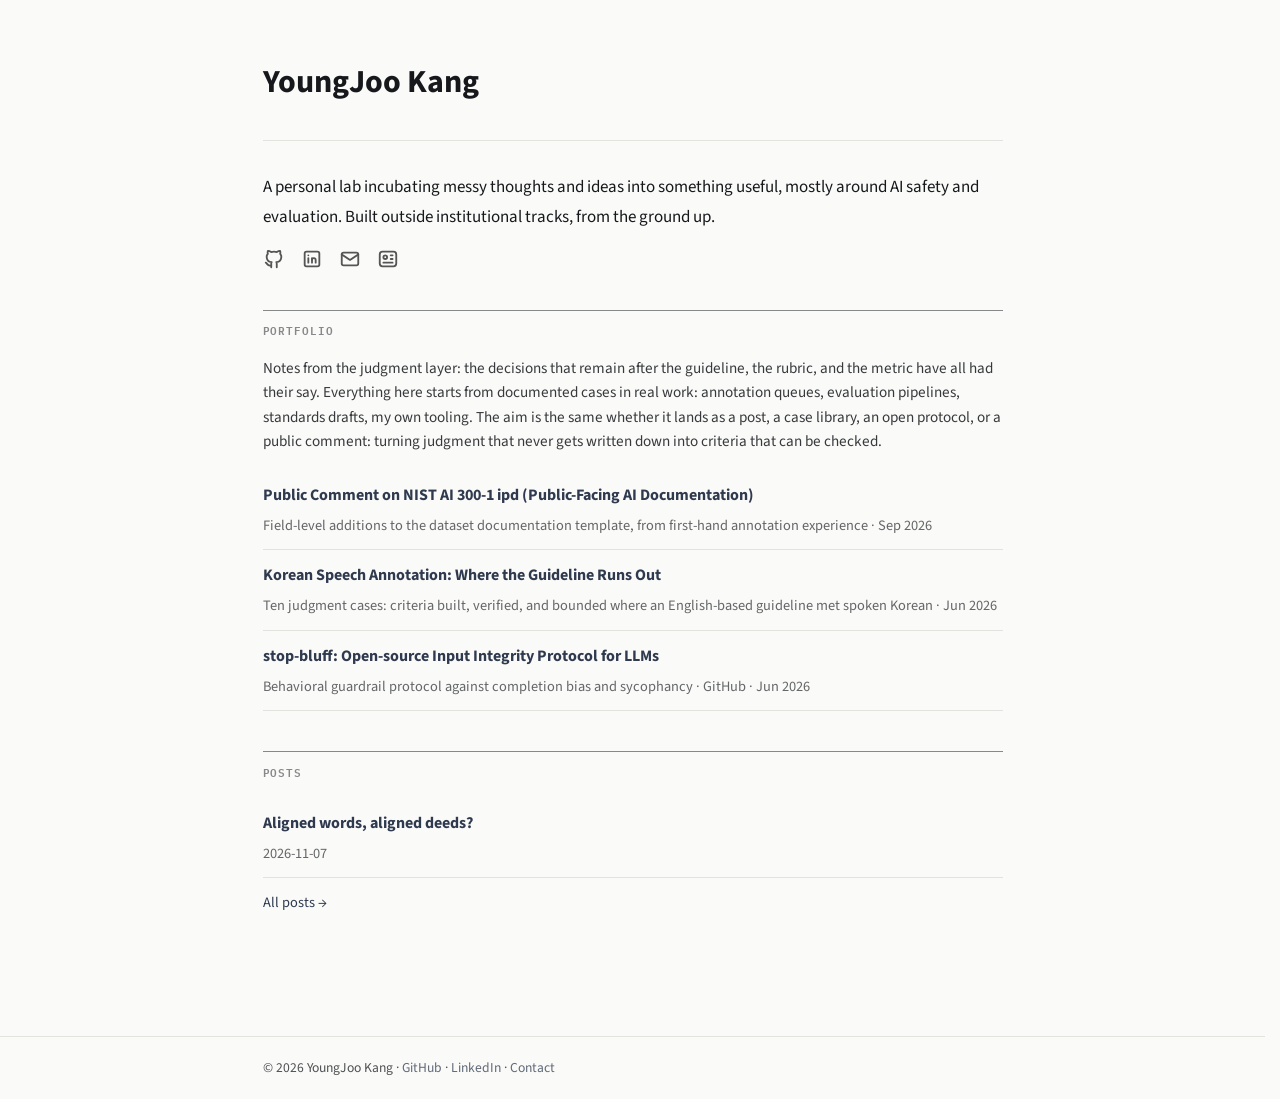
<file: index.html>
<!DOCTYPE html>
<html lang="en"><head>
  <meta charset="utf-8">
  <meta http-equiv="X-UA-Compatible" content="IE=edge">
  <meta name="viewport" content="width=device-width, initial-scale=1"><!-- Begin Jekyll SEO tag v2.9.1 -->
<title>Home | YoungJoo Kang</title>
<meta name="generator" content="Jekyll v4.4.1" />
<meta property="og:title" content="Home" />
<meta name="author" content="YoungJoo Kang" />
<meta property="og:locale" content="en_US" />
<meta name="description" content="Notes on AI Safety and Evaluation" />
<meta name="twitter:description" property="og:description" content="Notes on AI Safety and Evaluation" />
<meta property="og:site_name" content="YoungJoo Kang" />
<meta property="og:type" content="website" />
<meta name="twitter:card" content="summary" />
<meta name="twitter:title" content="Home" />
<script type="application/ld+json">
{"@context":"https://schema.org","@type":"WebSite","author":{"@type":"Person","name":"YoungJoo Kang"},"description":"Notes on AI Safety and Evaluation","headline":"Home","name":"YoungJoo Kang","url":"/"}</script>
<!-- End Jekyll SEO tag -->
<link rel="stylesheet" href="/assets/main.css"><link type="application/atom+xml" rel="alternate" href="/feed.xml" title="YoungJoo Kang" /><script data-goatcounter="https://youngjoo-kang.goatcounter.com/count" async src="//gc.zgo.at/count.js"></script></head>
<body>
<main class="page-content" aria-label="Content">
      <div class="wrapper">
        <article class="home">
  <header class="home__header">
    <h1 class="home__name">YoungJoo Kang</h1>
  </header>

  <div class="home__bio">
    <p>A personal lab incubating messy thoughts and ideas into something useful, mostly around AI safety and evaluation. Built outside institutional tracks, from the ground up.</p>

<p class="home__links">
<a href="https://github.com/youngjoo-kang" title="GitHub" aria-label="GitHub"><svg viewBox="0 0 24 24" role="img" aria-hidden="true" fill="none" stroke="currentColor" stroke-width="2" stroke-linecap="round" stroke-linejoin="round"><path d="M9 19c-4.3 1.4 -4.3 -2.5 -6 -3m12 5v-3.5c0 -1 .1 -1.4 -.5 -2c2.8 -.3 5.5 -1.4 5.5 -6a4.6 4.6 0 0 0 -1.3 -3.2a4.2 4.2 0 0 0 -.1 -3.2s-1.1 -.3 -3.5 1.3a12.3 12.3 0 0 0 -6.2 0c-2.4 -1.6 -3.5 -1.3 -3.5 -1.3a4.2 4.2 0 0 0 -.1 3.2a4.6 4.6 0 0 0 -1.3 3.2c0 4.6 2.7 5.7 5.5 6c-.6 .6 -.6 1.2 -.5 2v3.5" /></svg></a>
<a href="https://www.linkedin.com/in/jaimeekang" title="LinkedIn" aria-label="LinkedIn"><svg viewBox="0 0 24 24" role="img" aria-hidden="true" fill="none" stroke="currentColor" stroke-width="2" stroke-linecap="round" stroke-linejoin="round"><path d="M4 6a2 2 0 0 1 2 -2h12a2 2 0 0 1 2 2v12a2 2 0 0 1 -2 2h-12a2 2 0 0 1 -2 -2z" /><path d="M8 11l0 5" /><path d="M8 8l0 .01" /><path d="M12 16l0 -5" /><path d="M16 16v-3a2 2 0 0 0 -4 0" /></svg></a>
<a href="mailto:jaimee.yjk@gmail.com" title="Email" aria-label="Email"><svg viewBox="0 0 24 24" role="img" aria-hidden="true" fill="none" stroke="currentColor" stroke-width="2" stroke-linecap="round" stroke-linejoin="round"><path d="M3 7a2 2 0 0 1 2 -2h14a2 2 0 0 1 2 2v10a2 2 0 0 1 -2 2h-14a2 2 0 0 1 -2 -2z" /><path d="M3 7l9 6l9 -6" /></svg></a>
<a href="/assets/resume.pdf" title="Resume" aria-label="Resume"><svg viewBox="0 0 24 24" role="img" aria-hidden="true" fill="none" stroke="currentColor" stroke-width="2" stroke-linecap="round" stroke-linejoin="round"><path d="M3 7a3 3 0 0 1 3 -3h12a3 3 0 0 1 3 3v10a3 3 0 0 1 -3 3h-12a3 3 0 0 1 -3 -3z" /><path d="M9 10m-2 0a2 2 0 1 0 4 0a2 2 0 1 0 -4 0" /><path d="M15 8l2 0" /><path d="M15 12l2 0" /><path d="M7 16l10 0" /></svg></a>
</p>

  </div>

  

  <section class="home__section">
    <h2 class="home__label">Portfolio</h2>
    
    <p class="home__intro">Notes from the judgment layer: the decisions that remain after the guideline, the rubric, and the metric have all had their say. Everything here starts from documented cases in real work: annotation queues, evaluation pipelines, standards drafts, my own tooling. The aim is the same whether it lands as a post, a case library, an open protocol, or a public comment: turning judgment that never gets written down into criteria that can be checked.</p>
    
    <ul class="home__list">
      
      
      <li class="home__row">
        <a class="home__row-title" href="/assets/nist-ai-300-1-public-comment.pdf">Public Comment on NIST AI 300-1 ipd (Public-Facing AI Documentation)</a>
        <div class="home__row-desc">Field-level additions to the dataset documentation template, from first-hand annotation experience · Sep 2026</div>
      </li>
      
      <li class="home__row">
        <a class="home__row-title" href="/portfolio/utt/">Korean Speech Annotation: Where the Guideline Runs Out</a>
        <div class="home__row-desc">Ten judgment cases: criteria built, verified, and bounded where an English-based guideline met spoken Korean · Jun 2026</div>
      </li>
      
      <li class="home__row">
        <a class="home__row-title" href="https://github.com/youngjoo-kang/stop-bluff">stop-bluff: Open-source Input Integrity Protocol for LLMs</a>
        <div class="home__row-desc">Behavioral guardrail protocol against completion bias and sycophancy · GitHub · Jun 2026</div>
      </li>
      
    </ul>
  </section>

  
  <section class="home__section">
    <h2 class="home__label">Posts</h2>
    <ul class="home__list">
      
      <li class="home__row">
        <a class="home__row-title" href="/2026/11/07/aligned-words-aligned-deeds.html">Aligned words, aligned deeds?</a>
        <div class="home__row-desc">2026-11-07</div>
      </li>
      
    </ul>
    <a class="home__more" href="/posts/">All posts →</a>
  </section>
  
</article>

      </div>
    </main><footer class="site-footer">
  <div class="wrapper">
    <p class="footer-line">
      &copy; 2026 YoungJoo Kang ·
      <a href="https://github.com/youngjoo-kang">GitHub</a> ·
      <a href="https://www.linkedin.com/in/jaimeekang">LinkedIn</a> ·
      <a href="mailto:jaimee.yjk@gmail.com">Contact</a>
    </p>
  </div>
</footer>
</body>

</html>
</file>
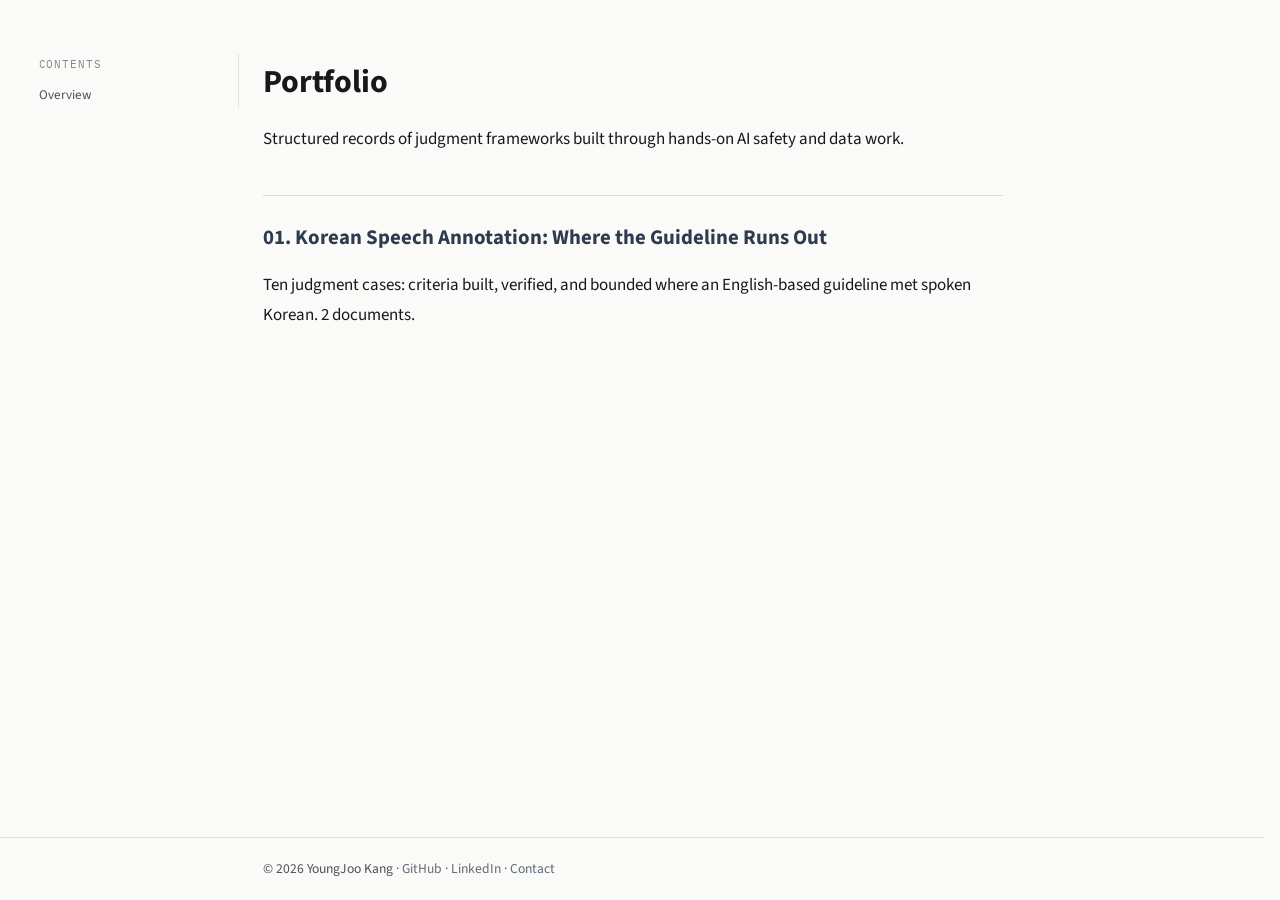
<file: portfolio/index.html>
<!DOCTYPE html>
<html lang="en"><head>
  <meta charset="utf-8">
  <meta http-equiv="X-UA-Compatible" content="IE=edge">
  <meta name="viewport" content="width=device-width, initial-scale=1"><!-- Begin Jekyll SEO tag v2.9.1 -->
<title>Portfolio | YoungJoo Kang</title>
<meta name="generator" content="Jekyll v4.4.1" />
<meta property="og:title" content="Portfolio" />
<meta name="author" content="YoungJoo Kang" />
<meta property="og:locale" content="en_US" />
<meta name="description" content="Notes on AI Safety and Evaluation" />
<meta name="twitter:description" property="og:description" content="Notes on AI Safety and Evaluation" />
<meta property="og:site_name" content="YoungJoo Kang" />
<meta property="og:type" content="website" />
<meta name="twitter:card" content="summary" />
<meta name="twitter:title" content="Portfolio" />
<script type="application/ld+json">
{"@context":"https://schema.org","@type":"WebPage","author":{"@type":"Person","name":"YoungJoo Kang"},"description":"Notes on AI Safety and Evaluation","headline":"Portfolio","url":"/portfolio/"}</script>
<!-- End Jekyll SEO tag -->
<link rel="stylesheet" href="/assets/main.css"><link type="application/atom+xml" rel="alternate" href="/feed.xml" title="YoungJoo Kang" /><script data-goatcounter="https://youngjoo-kang.goatcounter.com/count" async src="//gc.zgo.at/count.js"></script></head>
<body>
<main class="page-content" aria-label="Content">
      <div class="wrapper">
        <div class="pf">
  <aside class="pf-side">
    


<nav class="pf-nav">
  <div class="pf-nav__label">Contents</div>
  <ul>
    <li>
      <a href="/portfolio//">Overview</a>
      
    </li>
    
  </ul>
</nav>

  </aside>
  <details class="pf-toc">
    <summary>Contents</summary>
    


<nav class="pf-nav">
  <div class="pf-nav__label">Contents</div>
  <ul>
    <li>
      <a href="/portfolio//">Overview</a>
      
    </li>
    
  </ul>
</nav>

  </details>
  <article class="pf-main">
    

    <h1 id="portfolio">Portfolio</h1>

<p>Structured records of judgment frameworks built through hands-on AI safety and data work.</p>

<h2 id="01-korean-speech-annotation-where-the-guideline-runs-out"><a href="/portfolio/utt/">01. Korean Speech Annotation: Where the Guideline Runs Out</a></h2>

<p>Ten judgment cases: criteria built, verified, and bounded where an English-based guideline met spoken Korean. 2 documents.</p>



    
  </article>
</div>

      </div>
    </main><footer class="site-footer">
  <div class="wrapper">
    <p class="footer-line">
      &copy; 2026 YoungJoo Kang ·
      <a href="https://github.com/youngjoo-kang">GitHub</a> ·
      <a href="https://www.linkedin.com/in/jaimeekang">LinkedIn</a> ·
      <a href="mailto:jaimee.yjk@gmail.com">Contact</a>
    </p>
  </div>
</footer>
</body>

</html>
</file>
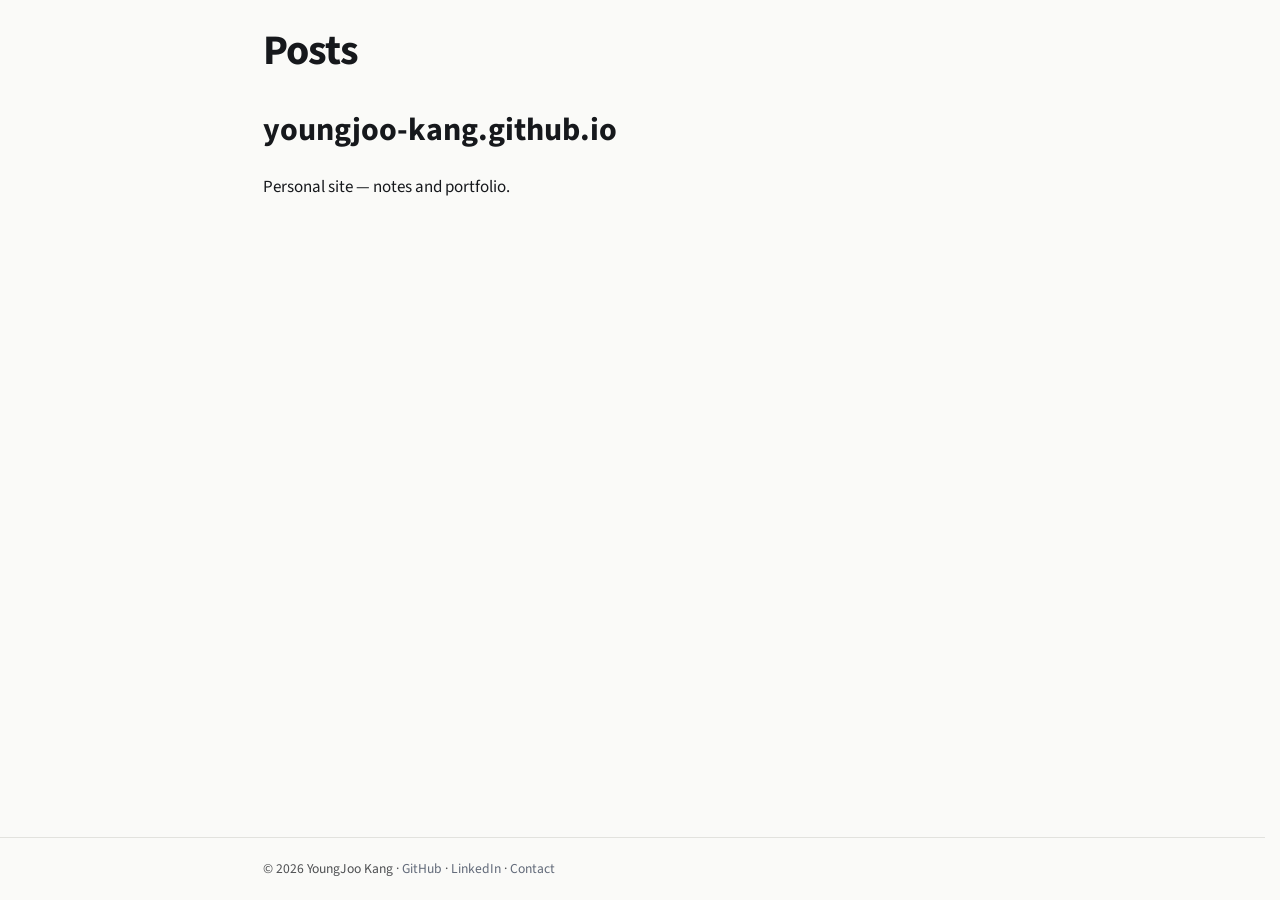
<file: posts/index.html>
<!DOCTYPE html>
<html lang="en"><head>
  <meta charset="utf-8">
  <meta http-equiv="X-UA-Compatible" content="IE=edge">
  <meta name="viewport" content="width=device-width, initial-scale=1"><!-- Begin Jekyll SEO tag v2.9.1 -->
<title>Posts | YoungJoo Kang</title>
<meta name="generator" content="Jekyll v4.4.1" />
<meta property="og:title" content="Posts" />
<meta name="author" content="YoungJoo Kang" />
<meta property="og:locale" content="en_US" />
<meta name="description" content="Notes on AI Safety and Evaluation" />
<meta name="twitter:description" property="og:description" content="Notes on AI Safety and Evaluation" />
<meta property="og:site_name" content="YoungJoo Kang" />
<meta property="og:type" content="website" />
<meta name="twitter:card" content="summary" />
<meta name="twitter:title" content="Posts" />
<script type="application/ld+json">
{"@context":"https://schema.org","@type":"WebPage","author":{"@type":"Person","name":"YoungJoo Kang"},"description":"Notes on AI Safety and Evaluation","headline":"Posts","url":"/posts/"}</script>
<!-- End Jekyll SEO tag -->
<link rel="stylesheet" href="/assets/main.css"><link type="application/atom+xml" rel="alternate" href="/feed.xml" title="YoungJoo Kang" /><script data-goatcounter="https://youngjoo-kang.goatcounter.com/count" async src="//gc.zgo.at/count.js"></script></head>
<body>
<main class="page-content" aria-label="Content">
      <div class="wrapper">
        <article class="post">

  <header class="post-header">
    <h1 class="post-title">Posts</h1>
  </header>

  <div class="post-content">
    <h1 id="youngjoo-kanggithubio">youngjoo-kang.github.io</h1>

<p>Personal site — notes and portfolio.</p>

  </div>

</article>

      </div>
    </main><footer class="site-footer">
  <div class="wrapper">
    <p class="footer-line">
      &copy; 2026 YoungJoo Kang ·
      <a href="https://github.com/youngjoo-kang">GitHub</a> ·
      <a href="https://www.linkedin.com/in/jaimeekang">LinkedIn</a> ·
      <a href="mailto:jaimee.yjk@gmail.com">Contact</a>
    </p>
  </div>
</footer>
</body>

</html>
</file>
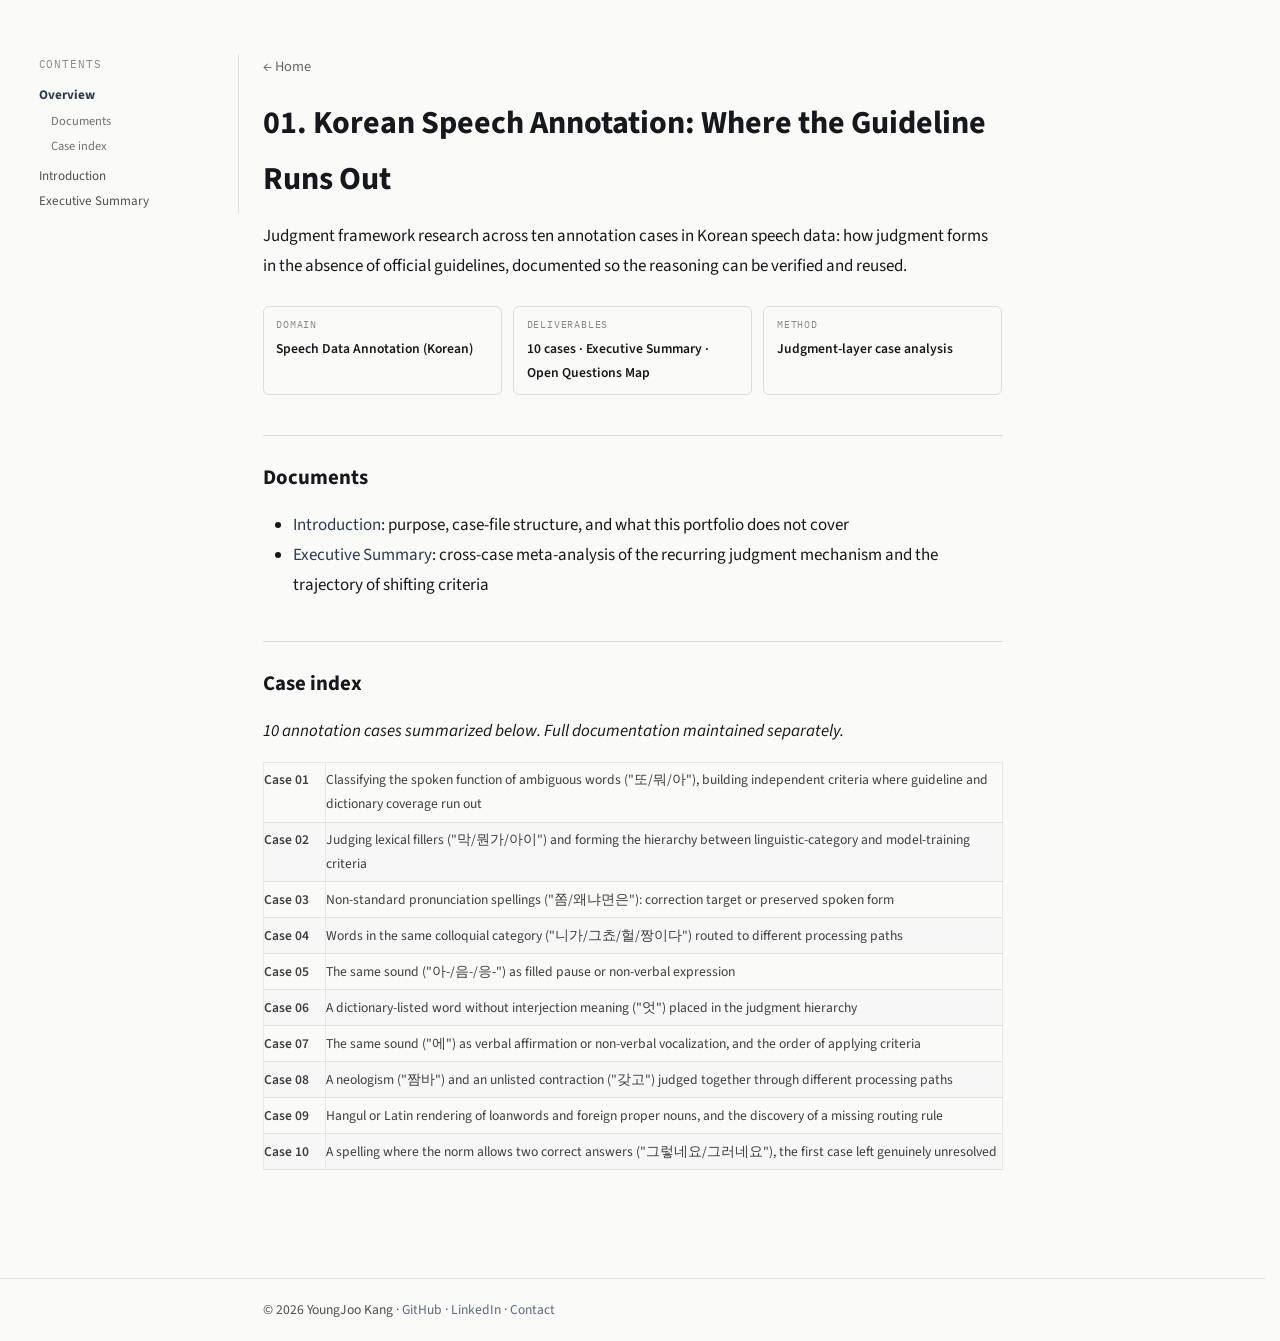
<file: portfolio/utt/index.html>
<!DOCTYPE html>
<html lang="en"><head>
  <meta charset="utf-8">
  <meta http-equiv="X-UA-Compatible" content="IE=edge">
  <meta name="viewport" content="width=device-width, initial-scale=1"><!-- Begin Jekyll SEO tag v2.9.1 -->
<title>Korean Speech Annotation: Where the Guideline Runs Out | YoungJoo Kang</title>
<meta name="generator" content="Jekyll v4.4.1" />
<meta property="og:title" content="Korean Speech Annotation: Where the Guideline Runs Out" />
<meta name="author" content="YoungJoo Kang" />
<meta property="og:locale" content="en_US" />
<meta name="description" content="Notes on AI Safety and Evaluation" />
<meta name="twitter:description" property="og:description" content="Notes on AI Safety and Evaluation" />
<meta property="og:site_name" content="YoungJoo Kang" />
<meta property="og:type" content="website" />
<meta name="twitter:card" content="summary" />
<meta name="twitter:title" content="Korean Speech Annotation: Where the Guideline Runs Out" />
<script type="application/ld+json">
{"@context":"https://schema.org","@type":"WebPage","author":{"@type":"Person","name":"YoungJoo Kang"},"description":"Notes on AI Safety and Evaluation","headline":"Korean Speech Annotation: Where the Guideline Runs Out","url":"/portfolio/utt/"}</script>
<!-- End Jekyll SEO tag -->
<link rel="stylesheet" href="/assets/main.css"><link type="application/atom+xml" rel="alternate" href="/feed.xml" title="YoungJoo Kang" /><script data-goatcounter="https://youngjoo-kang.goatcounter.com/count" async src="//gc.zgo.at/count.js"></script></head>
<body>
<main class="page-content" aria-label="Content">
      <div class="wrapper">
        <div class="pf">
  <aside class="pf-side">
    


<nav class="pf-nav">
  <div class="pf-nav__label">Contents</div>
  <ul>
    <li>
      <a class="is-current" href="/portfolio/utt/">Overview</a>
      


<ul class="pf-nav__sections">
  
    
    
    
    
    
    <li><a href="#documents">Documents</a></li>
  
    
    
    
    
    
    <li><a href="#case-index">Case index</a></li>
  
</ul>


    </li>
    
    <li>
      <a href="/portfolio/utt/intro/">Introduction</a>
      
    </li>
    
    <li>
      <a href="/portfolio/utt/executive-summary/">Executive Summary</a>
      
    </li>
    
  </ul>
</nav>

  </aside>
  <details class="pf-toc">
    <summary>Contents</summary>
    


<nav class="pf-nav">
  <div class="pf-nav__label">Contents</div>
  <ul>
    <li>
      <a class="is-current" href="/portfolio/utt/">Overview</a>
      


<ul class="pf-nav__sections">
  
    
    
    
    
    
    <li><a href="#documents">Documents</a></li>
  
    
    
    
    
    
    <li><a href="#case-index">Case index</a></li>
  
</ul>


    </li>
    
    <li>
      <a href="/portfolio/utt/intro/">Introduction</a>
      
    </li>
    
    <li>
      <a href="/portfolio/utt/executive-summary/">Executive Summary</a>
      
    </li>
    
  </ul>
</nav>

  </details>
  <article class="pf-main">
    
      <p class="pf-crumb"><a href="/">← Home</a></p>
    

    <h1 id="01-korean-speech-annotation-where-the-guideline-runs-out">01. Korean Speech Annotation: Where the Guideline Runs Out</h1>

<p>Judgment framework research across ten annotation cases in Korean speech data: how judgment forms in the absence of official guidelines, documented so the reasoning can be verified and reused.</p>

<div class="pf-meta">
  <div class="pf-meta__item"><div class="pf-meta__key">Domain</div><div class="pf-meta__val">Speech Data Annotation (Korean)</div></div>
  <div class="pf-meta__item"><div class="pf-meta__key">Deliverables</div><div class="pf-meta__val">10 cases · Executive Summary · Open Questions Map</div></div>
  <div class="pf-meta__item"><div class="pf-meta__key">Method</div><div class="pf-meta__val">Judgment-layer case analysis</div></div>
</div>

<h2 id="documents">Documents</h2>

<ul>
  <li><a href="/portfolio/utt/intro/">Introduction</a>: purpose, case-file structure, and what this portfolio does not cover</li>
  <li><a href="/portfolio/utt/executive-summary/">Executive Summary</a>: cross-case meta-analysis of the recurring judgment mechanism and the trajectory of shifting criteria</li>
</ul>

<h2 id="case-index">Case index</h2>

<p><em>10 annotation cases summarized below. Full documentation maintained separately.</em></p>

<table class="pf-caseindex">
  <tr><td>Case 01</td><td>Classifying the spoken function of ambiguous words ("또/뭐/아"), building independent criteria where guideline and dictionary coverage run out</td></tr>
  <tr><td>Case 02</td><td>Judging lexical fillers ("막/뭔가/아이") and forming the hierarchy between linguistic-category and model-training criteria</td></tr>
  <tr><td>Case 03</td><td>Non-standard pronunciation spellings ("쫌/왜냐면은"): correction target or preserved spoken form</td></tr>
  <tr><td>Case 04</td><td>Words in the same colloquial category ("니가/그쵸/헐/짱이다") routed to different processing paths</td></tr>
  <tr><td>Case 05</td><td>The same sound ("아-/음-/응-") as filled pause or non-verbal expression</td></tr>
  <tr><td>Case 06</td><td>A dictionary-listed word without interjection meaning ("엇") placed in the judgment hierarchy</td></tr>
  <tr><td>Case 07</td><td>The same sound ("에") as verbal affirmation or non-verbal vocalization, and the order of applying criteria</td></tr>
  <tr><td>Case 08</td><td>A neologism ("짬바") and an unlisted contraction ("갖고") judged together through different processing paths</td></tr>
  <tr><td>Case 09</td><td>Hangul or Latin rendering of loanwords and foreign proper nouns, and the discovery of a missing routing rule</td></tr>
  <tr><td>Case 10</td><td>A spelling where the norm allows two correct answers ("그렇네요/그러네요"), the first case left genuinely unresolved</td></tr>
</table>


    
  </article>
</div>

      </div>
    </main><footer class="site-footer">
  <div class="wrapper">
    <p class="footer-line">
      &copy; 2026 YoungJoo Kang ·
      <a href="https://github.com/youngjoo-kang">GitHub</a> ·
      <a href="https://www.linkedin.com/in/jaimeekang">LinkedIn</a> ·
      <a href="mailto:jaimee.yjk@gmail.com">Contact</a>
    </p>
  </div>
</footer>
</body>

</html>
</file>
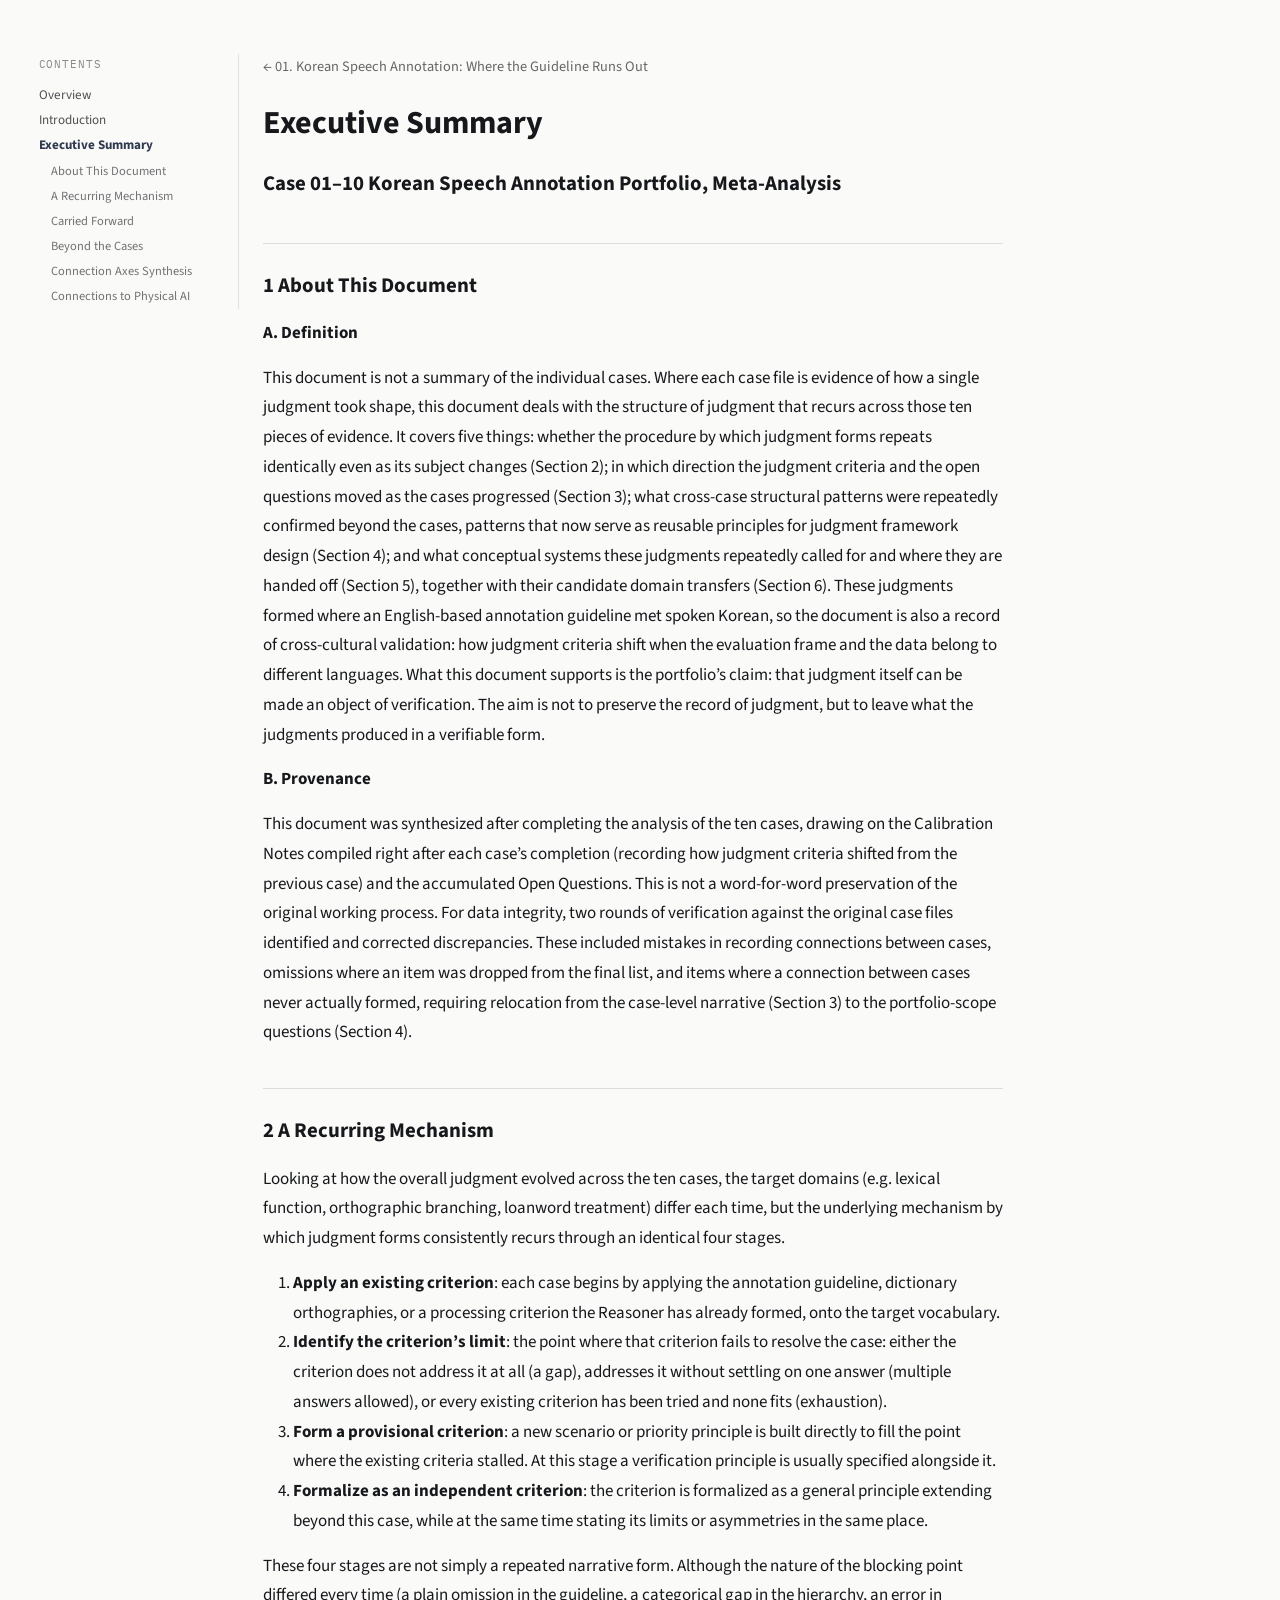
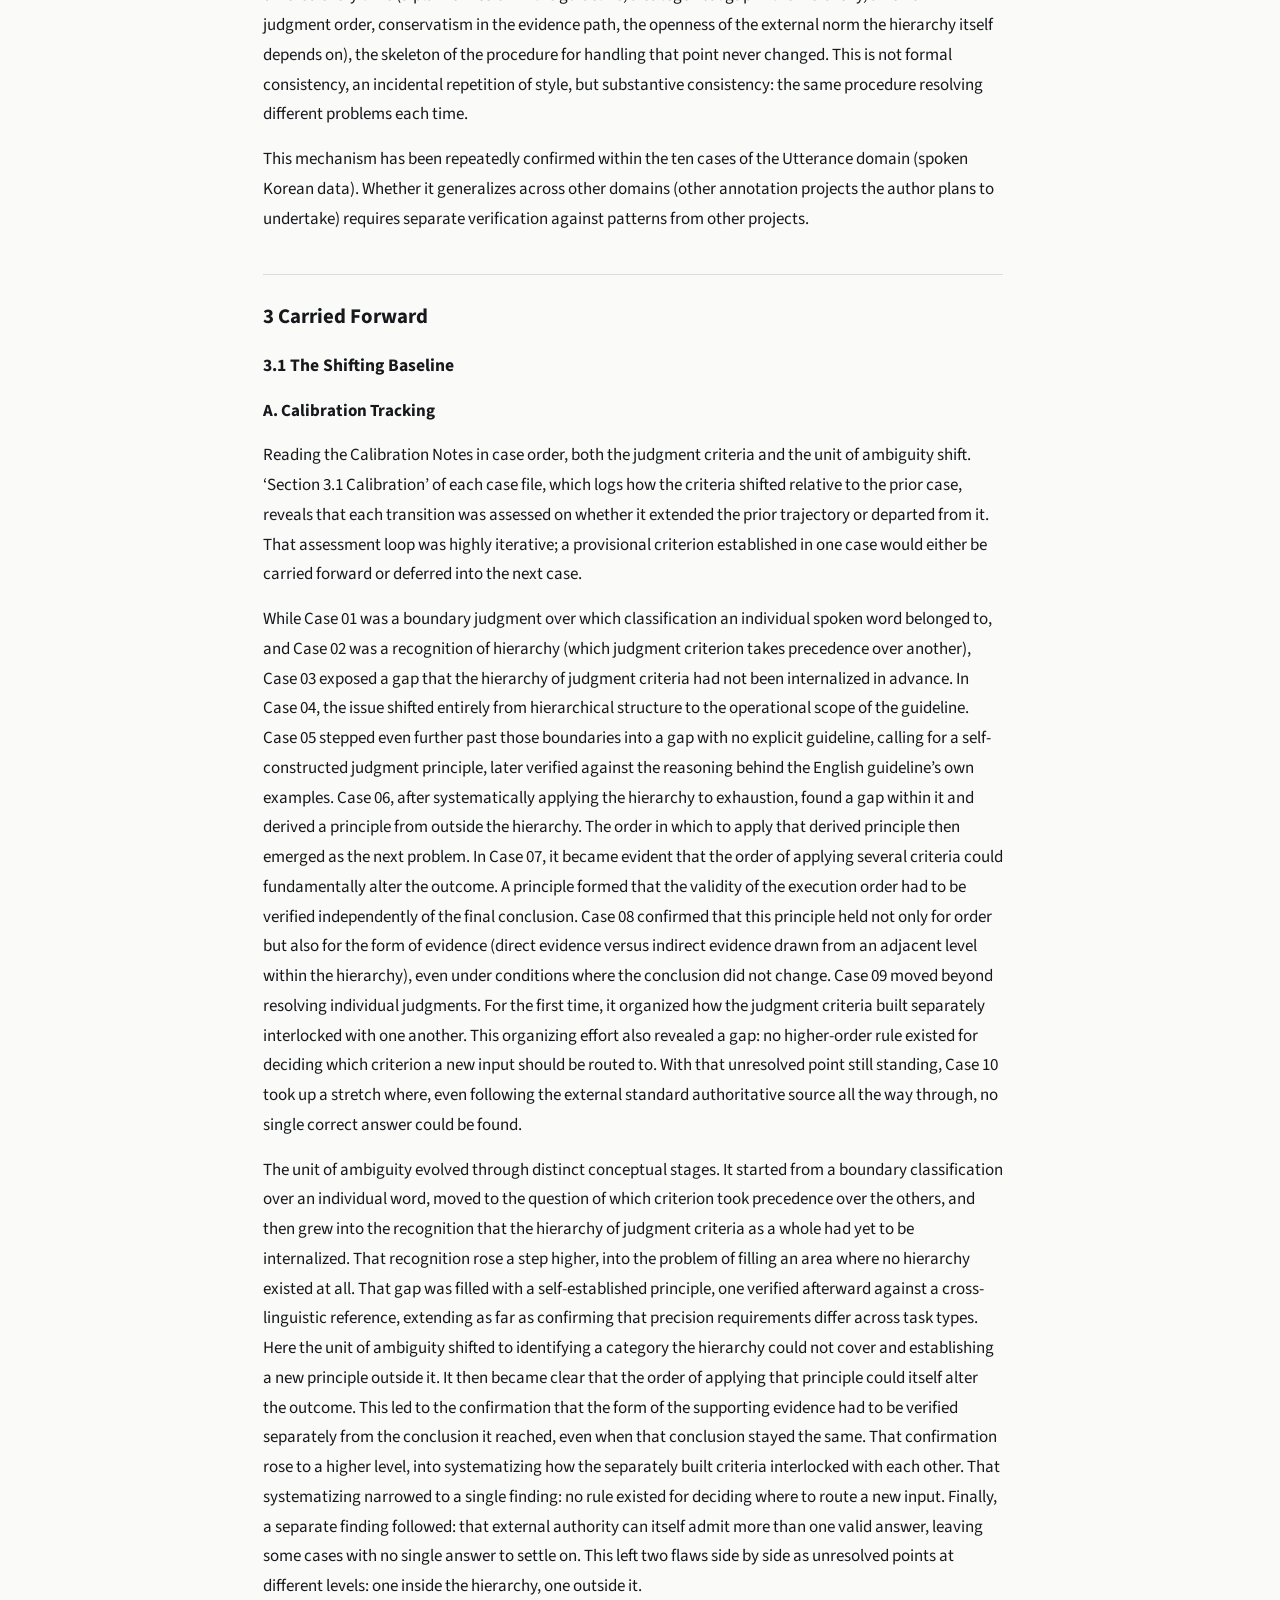
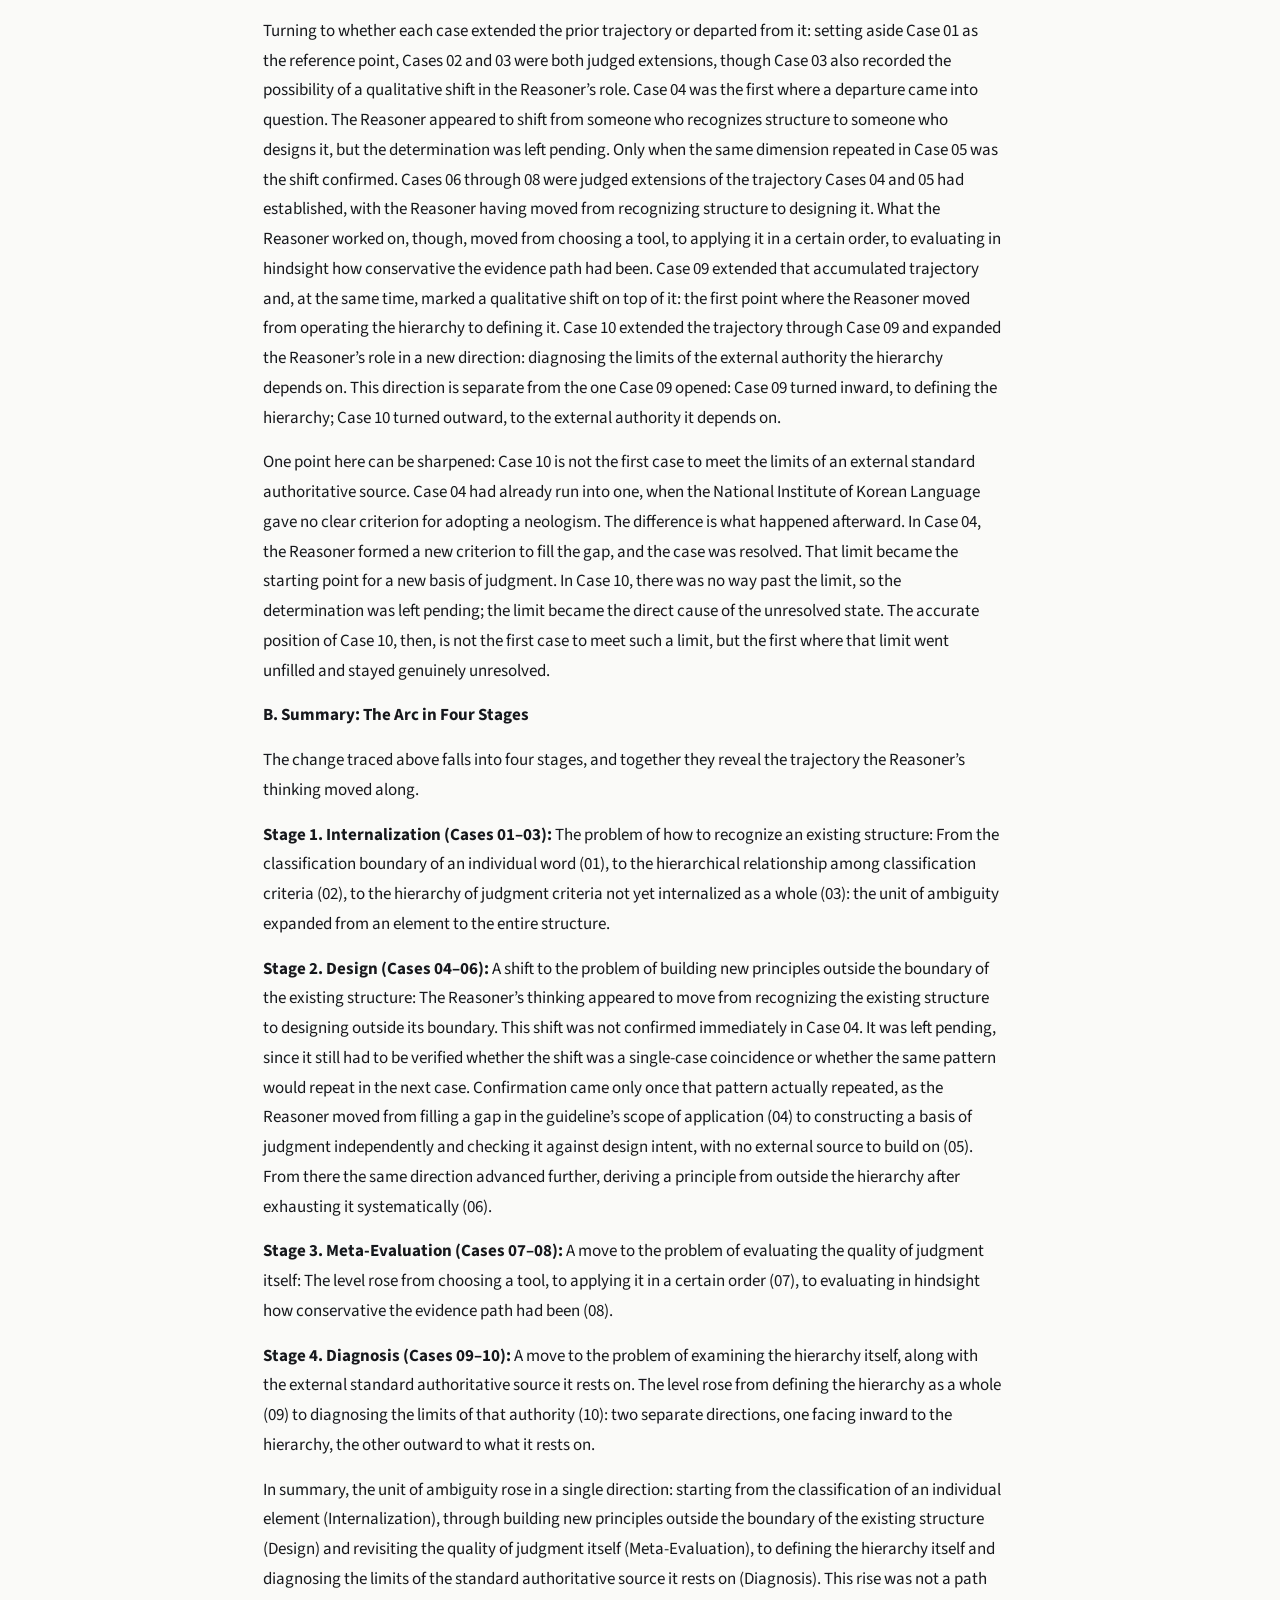
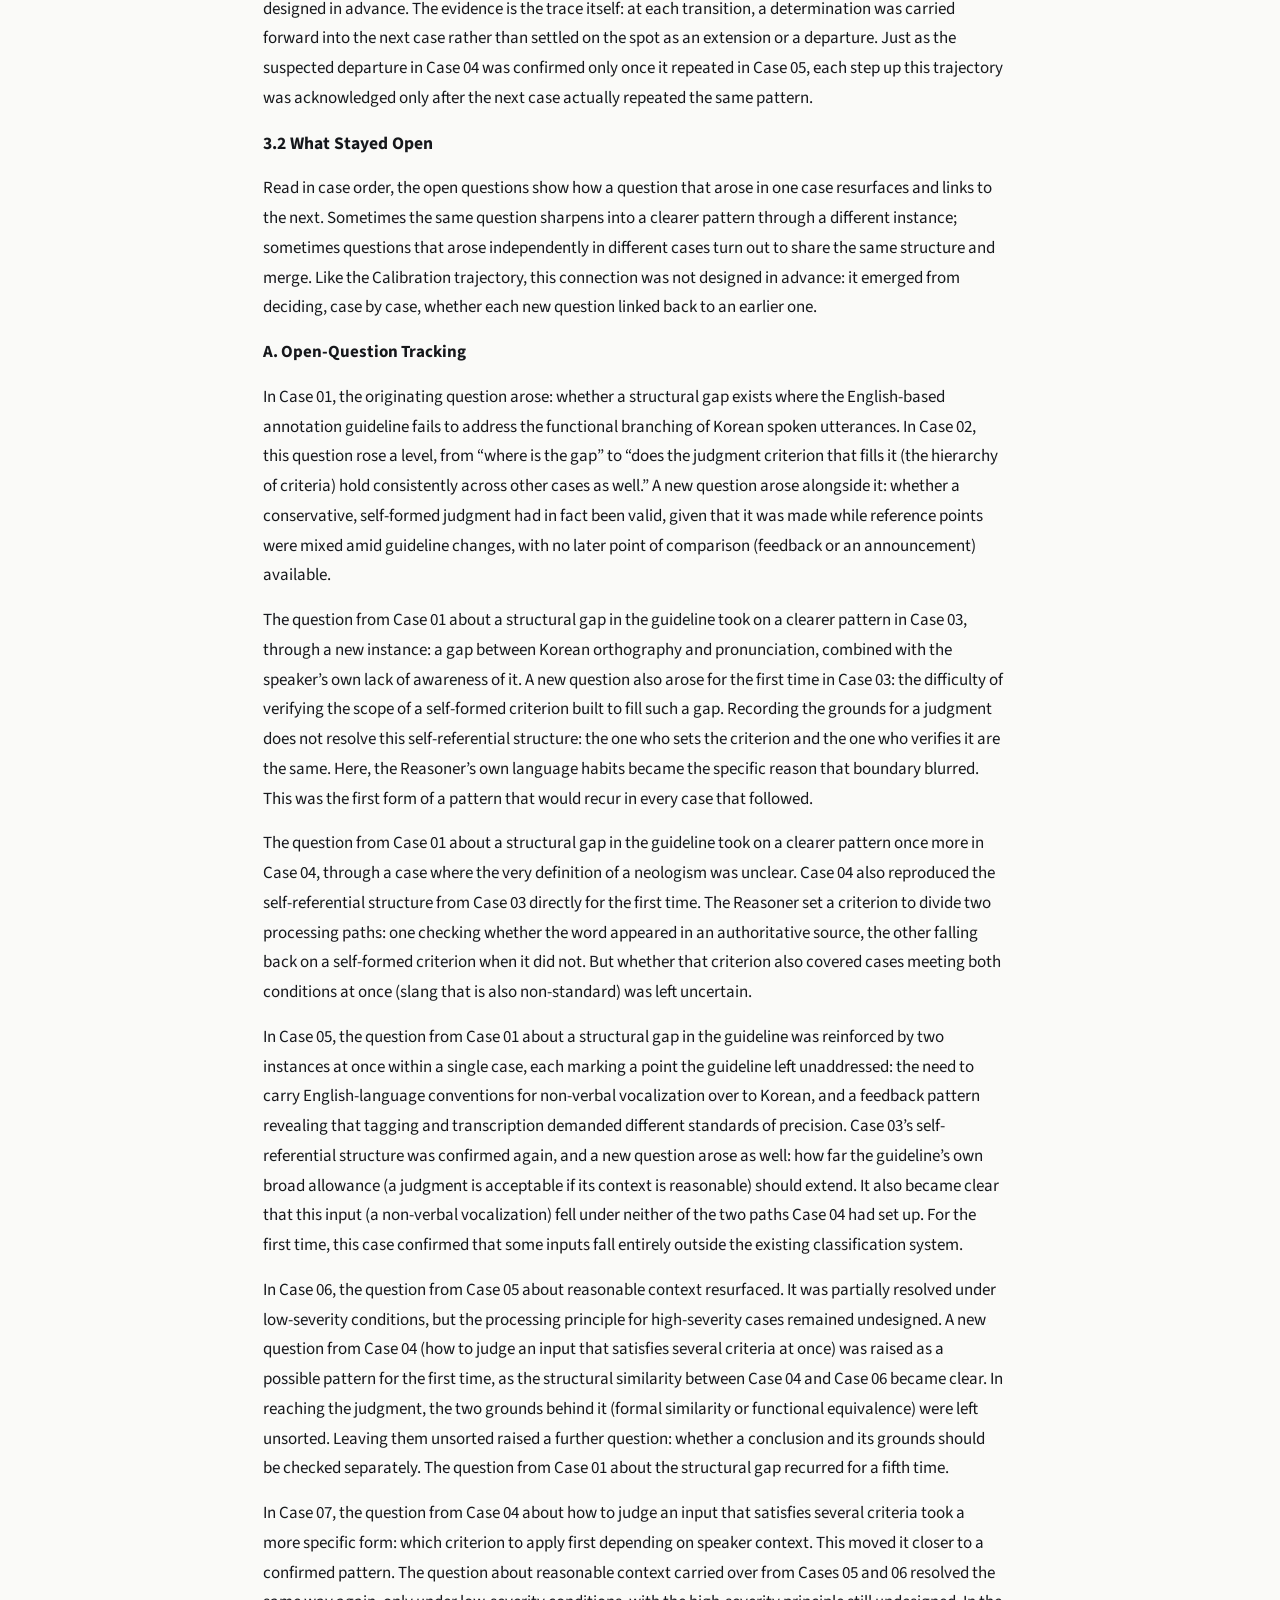
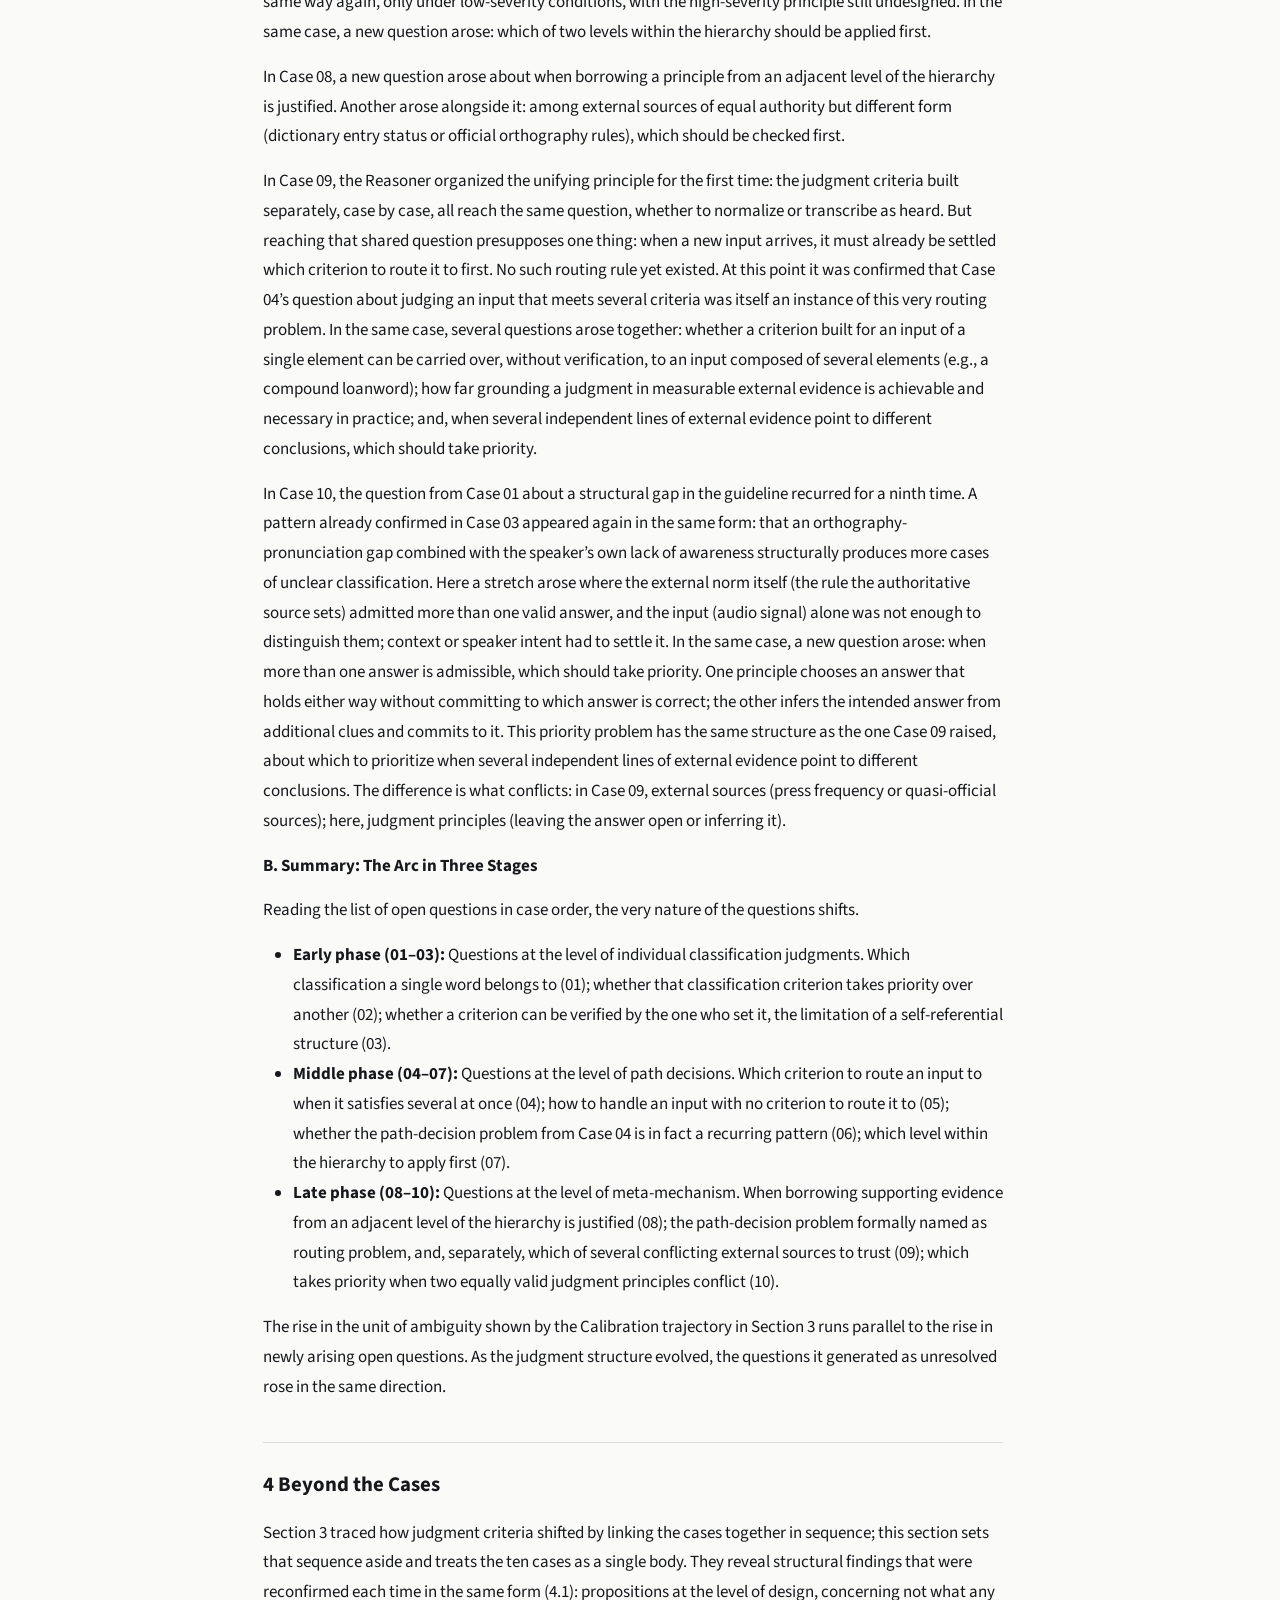
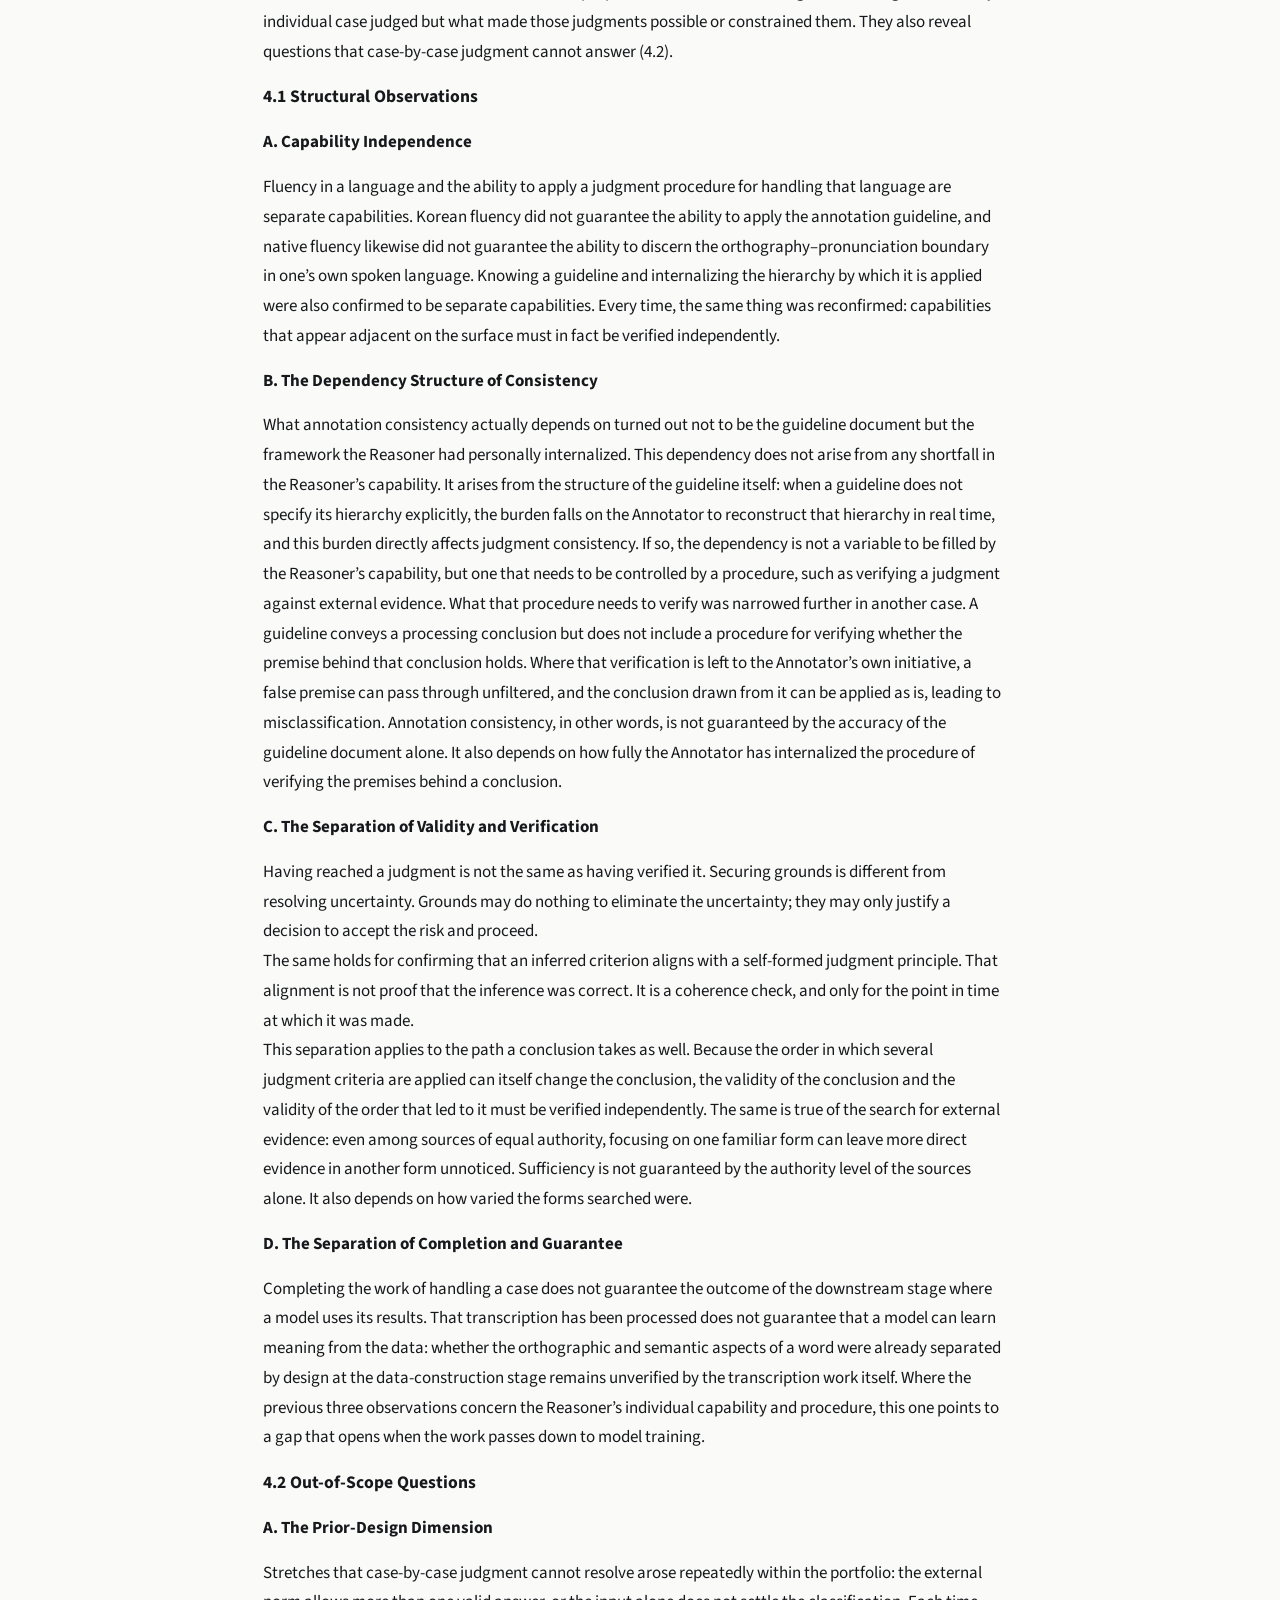
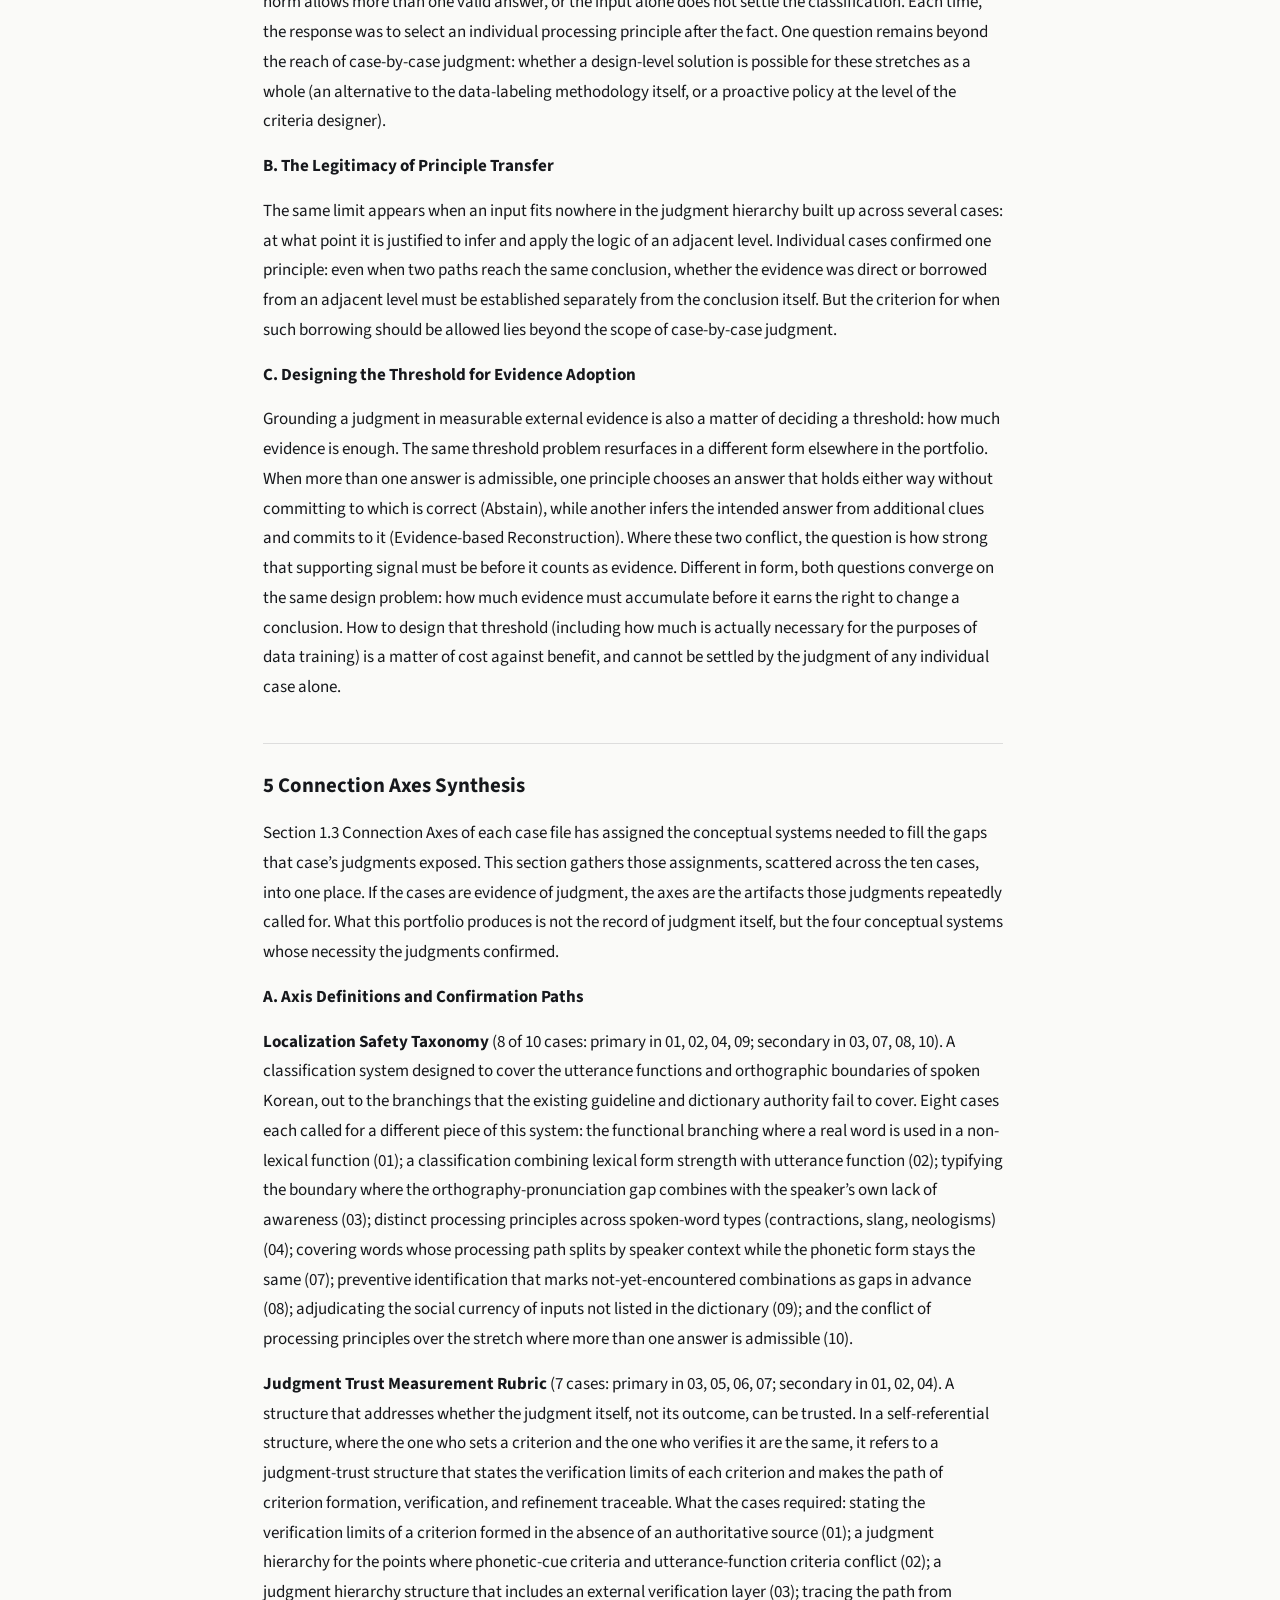
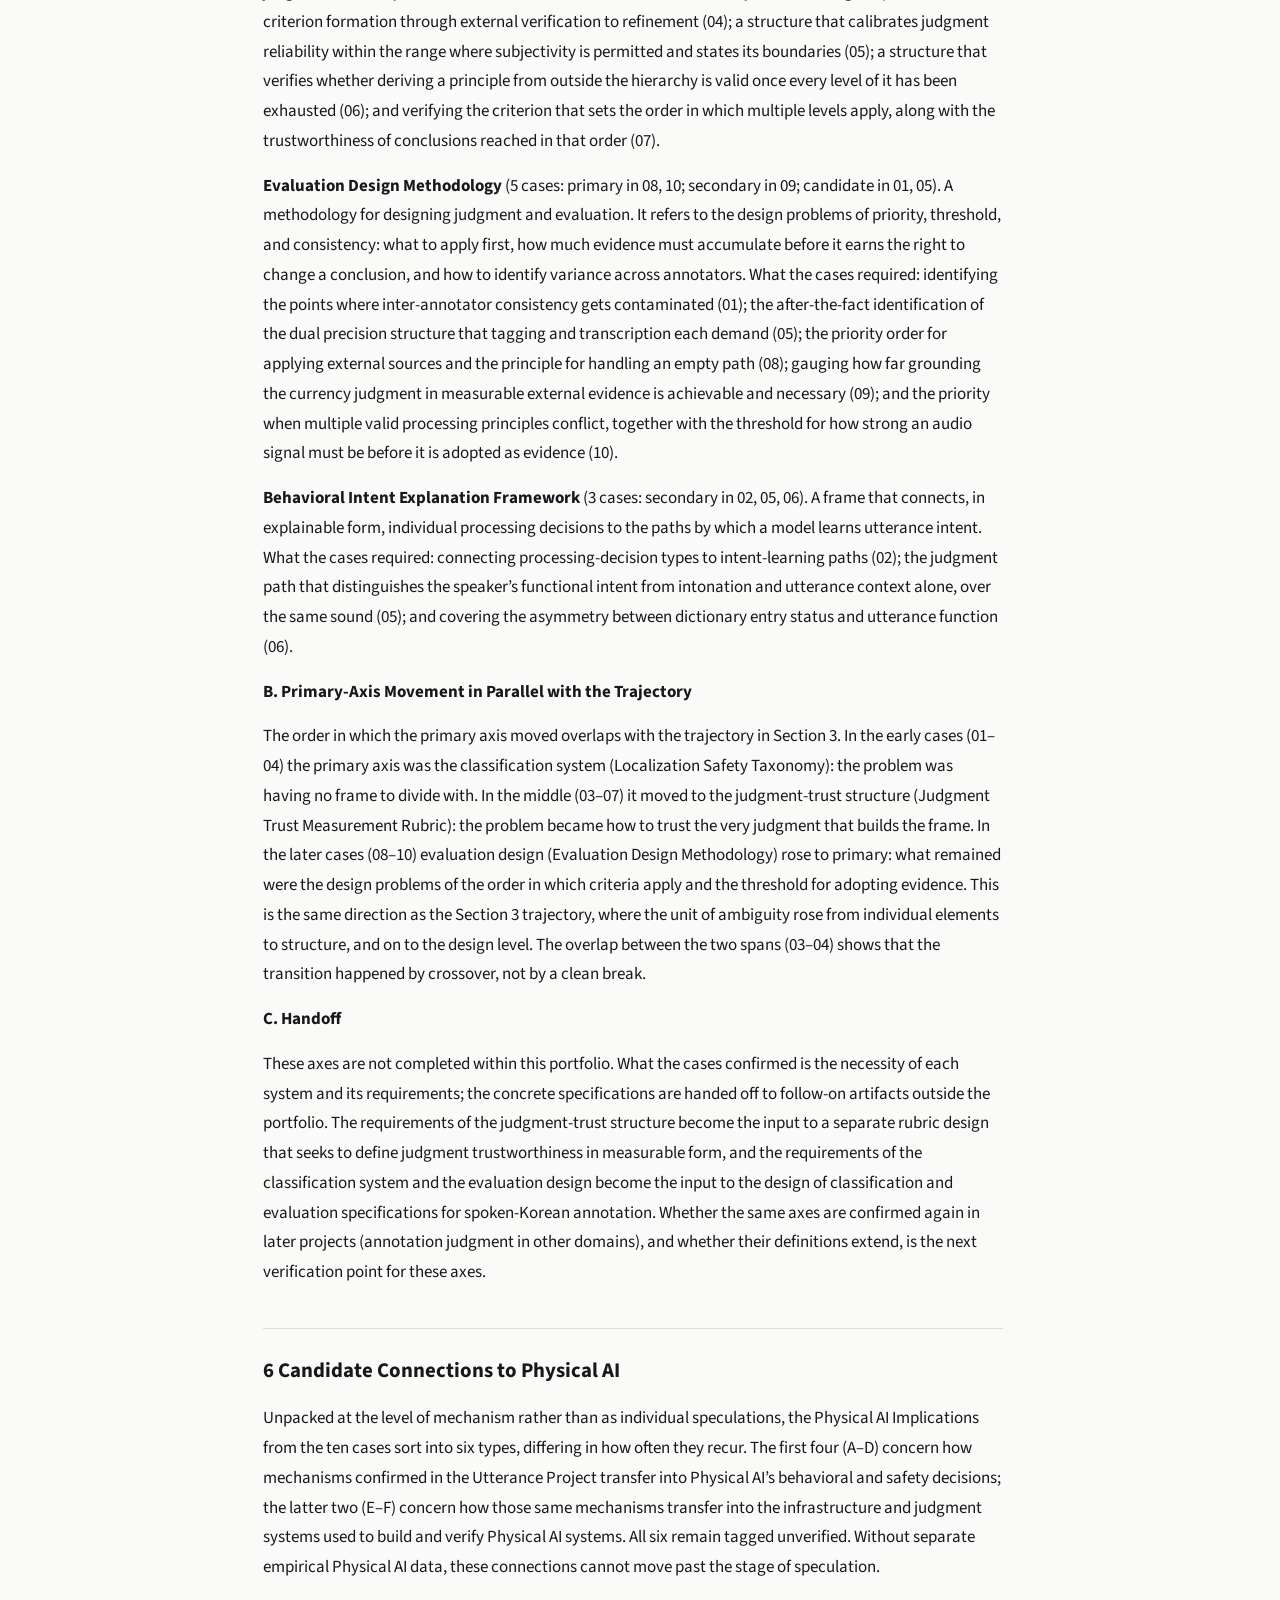
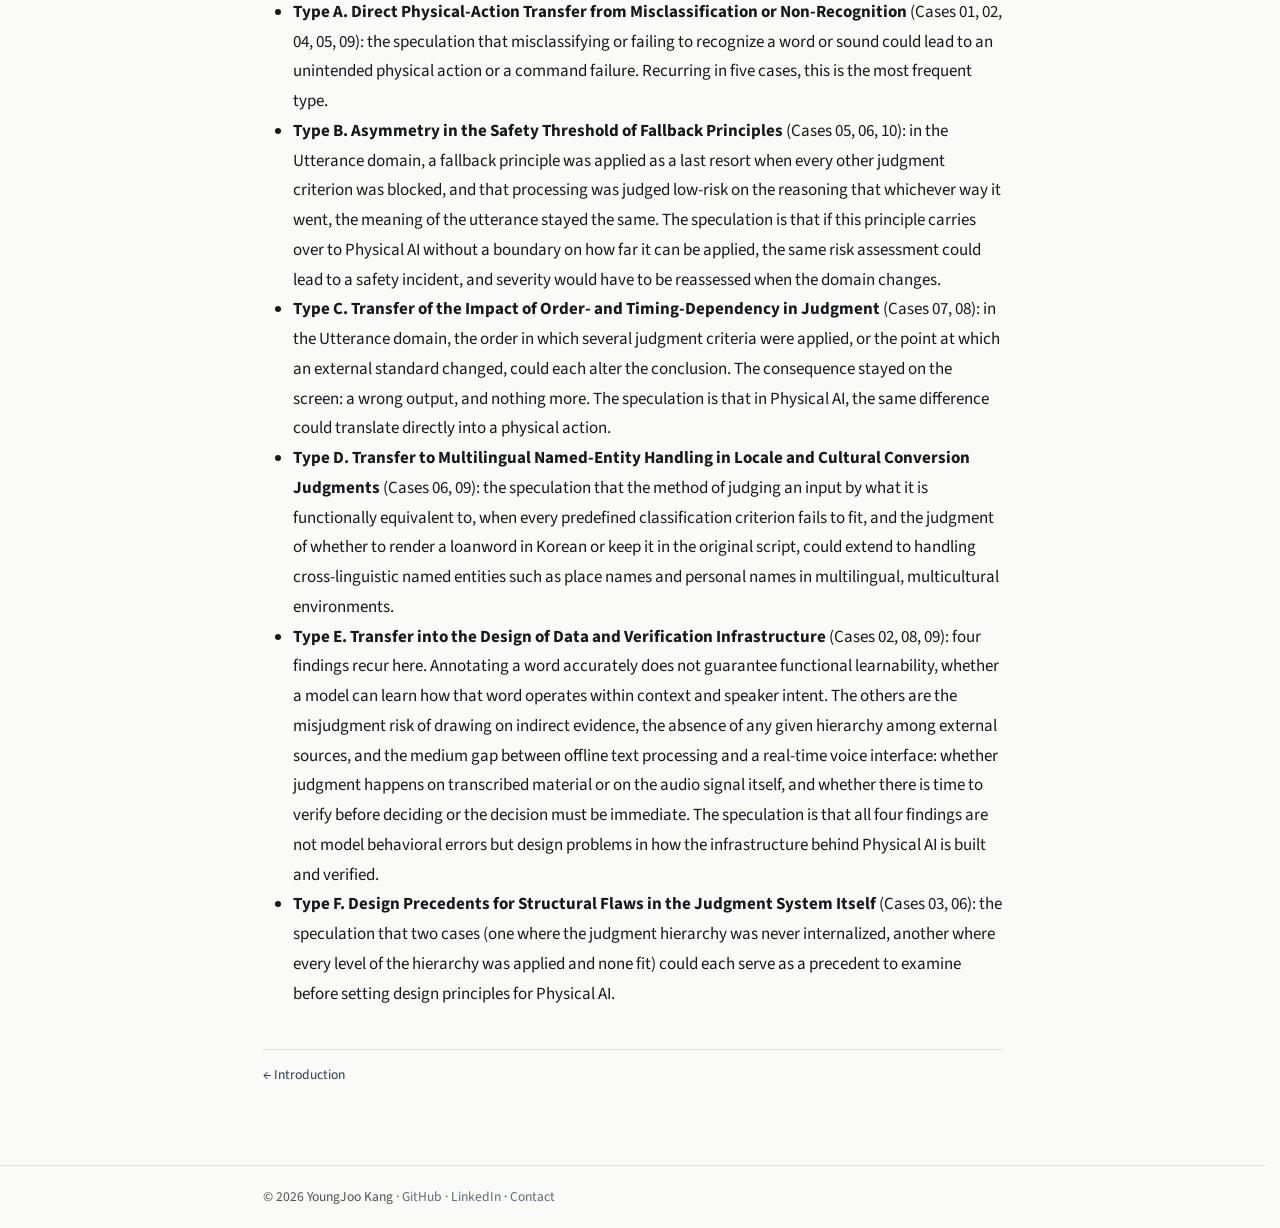
<file: portfolio/utt/executive-summary/index.html>
<!DOCTYPE html>
<html lang="en"><head>
  <meta charset="utf-8">
  <meta http-equiv="X-UA-Compatible" content="IE=edge">
  <meta name="viewport" content="width=device-width, initial-scale=1"><!-- Begin Jekyll SEO tag v2.9.1 -->
<title>Executive Summary | YoungJoo Kang</title>
<meta name="generator" content="Jekyll v4.4.1" />
<meta property="og:title" content="Executive Summary" />
<meta name="author" content="YoungJoo Kang" />
<meta property="og:locale" content="en_US" />
<meta name="description" content="Executive Summary" />
<meta name="twitter:description" property="og:description" content="Executive Summary" />
<meta property="og:site_name" content="YoungJoo Kang" />
<meta property="og:type" content="article" />
<meta property="article:published_time" content="2026-11-16T15:03:50+00:00" />
<meta property="article:modified_time" content="2026-11-16T15:03:50+00:00" />
<meta name="twitter:card" content="summary" />
<meta name="twitter:title" content="Executive Summary" />
<script type="application/ld+json">
{"@context":"https://schema.org","@type":"BlogPosting","author":{"@type":"Person","name":"YoungJoo Kang"},"dateModified":"2026-11-16T15:03:50+00:00","datePublished":"2026-11-16T15:03:50+00:00","description":"Executive Summary","headline":"Executive Summary","mainEntityOfPage":{"@type":"WebPage","@id":"/portfolio/utt/executive-summary/"},"url":"/portfolio/utt/executive-summary/"}</script>
<!-- End Jekyll SEO tag -->
<link rel="stylesheet" href="/assets/main.css"><link type="application/atom+xml" rel="alternate" href="/feed.xml" title="YoungJoo Kang" /><script data-goatcounter="https://youngjoo-kang.goatcounter.com/count" async src="//gc.zgo.at/count.js"></script></head>
<body>
<main class="page-content" aria-label="Content">
      <div class="wrapper">
        <div class="pf">
  <aside class="pf-side">
    


<nav class="pf-nav">
  <div class="pf-nav__label">Contents</div>
  <ul>
    <li>
      <a href="/portfolio/utt/">Overview</a>
      
    </li>
    
    <li>
      <a href="/portfolio/utt/intro/">Introduction</a>
      
    </li>
    
    <li>
      <a class="is-current" href="/portfolio/utt/executive-summary/">Executive Summary</a>
      


<ul class="pf-nav__sections">
  
    
    
    
    
    
    <li><a href="#1-about-this-document">About This Document</a></li>
  
    
    
    
    
    
    <li><a href="#2-a-recurring-mechanism">A Recurring Mechanism</a></li>
  
    
    
    
    
    
    <li><a href="#3-carried-forward">Carried Forward</a></li>
  
    
    
    
    
    
    <li><a href="#4-beyond-the-cases">Beyond the Cases</a></li>
  
    
    
    
    
    
    <li><a href="#5-connection-axes-synthesis">Connection Axes Synthesis</a></li>
  
    
    
    
    
    
    <li><a href="#6-candidate-connections-to-physical-ai">Connections to Physical AI</a></li>
  
</ul>


    </li>
    
  </ul>
</nav>

  </aside>
  <details class="pf-toc">
    <summary>Contents</summary>
    


<nav class="pf-nav">
  <div class="pf-nav__label">Contents</div>
  <ul>
    <li>
      <a href="/portfolio/utt/">Overview</a>
      
    </li>
    
    <li>
      <a href="/portfolio/utt/intro/">Introduction</a>
      
    </li>
    
    <li>
      <a class="is-current" href="/portfolio/utt/executive-summary/">Executive Summary</a>
      


<ul class="pf-nav__sections">
  
    
    
    
    
    
    <li><a href="#1-about-this-document">About This Document</a></li>
  
    
    
    
    
    
    <li><a href="#2-a-recurring-mechanism">A Recurring Mechanism</a></li>
  
    
    
    
    
    
    <li><a href="#3-carried-forward">Carried Forward</a></li>
  
    
    
    
    
    
    <li><a href="#4-beyond-the-cases">Beyond the Cases</a></li>
  
    
    
    
    
    
    <li><a href="#5-connection-axes-synthesis">Connection Axes Synthesis</a></li>
  
    
    
    
    
    
    <li><a href="#6-candidate-connections-to-physical-ai">Connections to Physical AI</a></li>
  
</ul>


    </li>
    
  </ul>
</nav>

  </details>
  <article class="pf-main">
    
      <p class="pf-crumb">
        <a href="/portfolio/utt/">← 01. Korean Speech Annotation: Where the Guideline Runs Out</a>
      </p>
    

    <h1 id="executive-summary">Executive Summary</h1>

<h2 class="pf-no-rule">Case 01–10 Korean Speech Annotation Portfolio, Meta-Analysis</h2>

<hr />

<h2 id="1-about-this-document">1 About This Document</h2>

<p><strong>A. Definition</strong></p>

<p>This document is not a summary of the individual cases. Where each case file is evidence of how a single judgment took shape, this document deals with the structure of judgment that recurs across those ten pieces of evidence. It covers five things: whether the procedure by which judgment forms repeats identically even as its subject changes (Section 2); in which direction the judgment criteria and the open questions moved as the cases progressed (Section 3); what cross-case structural patterns were repeatedly confirmed beyond the cases, patterns that now serve as reusable principles for judgment framework design (Section 4); and what conceptual systems these judgments repeatedly called for and where they are handed off (Section 5), together with their candidate domain transfers (Section 6). These judgments formed where an English-based annotation guideline met spoken Korean, so the document is also a record of cross-cultural validation: how judgment criteria shift when the evaluation frame and the data belong to different languages. What this document supports is the portfolio’s claim: that judgment itself can be made an object of verification. The aim is not to preserve the record of judgment, but to leave what the judgments produced in a verifiable form.</p>

<p><strong>B. Provenance</strong></p>

<p>This document was synthesized after completing the analysis of the ten cases, drawing on the Calibration Notes compiled right after each case’s completion (recording how judgment criteria shifted from the previous case) and the accumulated Open Questions. This is not a word-for-word preservation of the original working process. For data integrity, two rounds of verification against the original case files identified and corrected discrepancies. These included mistakes in recording connections between cases, omissions where an item was dropped from the final list, and items where a connection between cases never actually formed, requiring relocation from the case-level narrative (Section 3) to the portfolio-scope questions (Section 4).</p>

<hr />

<h2 id="2-a-recurring-mechanism">2 A Recurring Mechanism</h2>

<p>Looking at how the overall judgment evolved across the ten cases, the target domains (e.g. lexical function, orthographic branching, loanword treatment) differ each time, but the underlying mechanism by which judgment forms consistently recurs through an identical four stages.</p>

<ol>
  <li><strong>Apply an existing criterion</strong>: each case begins by applying the annotation guideline, dictionary orthographies, or a processing criterion the Reasoner has already formed, onto the target vocabulary.</li>
  <li><strong>Identify the criterion’s limit</strong>: the point where that criterion fails to resolve the case: either the criterion does not address it at all (a gap), addresses it without settling on one answer (multiple answers allowed), or every existing criterion has been tried and none fits (exhaustion).</li>
  <li><strong>Form a provisional criterion</strong>: a new scenario or priority principle is built directly to fill the point where the existing criteria stalled. At this stage a verification principle is usually specified alongside it.</li>
  <li><strong>Formalize as an independent criterion</strong>: the criterion is formalized as a general principle extending beyond this case, while at the same time stating its limits or asymmetries in the same place.</li>
</ol>

<p>These four stages are not simply a repeated narrative form. Although the nature of the blocking point differed every time (a plain omission in the guideline, a categorical gap in the hierarchy, an error in judgment order, conservatism in the evidence path, the openness of the external norm the hierarchy itself depends on), the skeleton of the procedure for handling that point never changed. This is not formal consistency, an incidental repetition of style, but substantive consistency: the same procedure resolving different problems each time.</p>

<p>This mechanism has been repeatedly confirmed within the ten cases of the Utterance domain (spoken Korean data). Whether it generalizes across other domains (other annotation projects the author plans to undertake) requires separate verification against patterns from other projects.</p>

<hr />

<h2 id="3-carried-forward">3 Carried Forward</h2>

<h3 id="31-the-shifting-baseline">3.1 The Shifting Baseline</h3>

<p><strong>A. Calibration Tracking</strong></p>

<p>Reading the Calibration Notes in case order, both the judgment criteria and the unit of ambiguity shift. ‘Section 3.1 Calibration’ of each case file, which logs how the criteria shifted relative to the prior case, reveals that each transition was assessed on whether it extended the prior trajectory or departed from it. That assessment loop was highly iterative; a provisional criterion established in one case would either be carried forward or deferred into the next case.</p>

<p>While Case 01 was a boundary judgment over which classification an individual spoken word belonged to, and Case 02 was a recognition of hierarchy (which judgment criterion takes precedence over another), Case 03 exposed a gap that the hierarchy of judgment criteria had not been internalized in advance. In Case 04, the issue shifted entirely from hierarchical structure to the operational scope of the guideline. Case 05 stepped even further past those boundaries into a gap with no explicit guideline, calling for a self-constructed judgment principle, later verified against the reasoning behind the English guideline’s own examples. Case 06, after systematically applying the hierarchy to exhaustion, found a gap within it and derived a principle from outside the hierarchy. The order in which to apply that derived principle then emerged as the next problem. In Case 07, it became evident that the order of applying several criteria could fundamentally alter the outcome. A principle formed that the validity of the execution order had to be verified independently of the final conclusion. Case 08 confirmed that this principle held not only for order but also for the form of evidence (direct evidence versus indirect evidence drawn from an adjacent level within the hierarchy), even under conditions where the conclusion did not change. Case 09 moved beyond resolving individual judgments. For the first time, it organized how the judgment criteria built separately interlocked with one another. This organizing effort also revealed a gap: no higher-order rule existed for deciding which criterion a new input should be routed to. With that unresolved point still standing, Case 10 took up a stretch where, even following the external standard authoritative source all the way through, no single correct answer could be found.</p>

<p>The unit of ambiguity evolved through distinct conceptual stages. It started from a boundary classification over an individual word, moved to the question of which criterion took precedence over the others, and then grew into the recognition that the hierarchy of judgment criteria as a whole had yet to be internalized. That recognition rose a step higher, into the problem of filling an area where no hierarchy existed at all. That gap was filled with a self-established principle, one verified afterward against a cross-linguistic reference, extending as far as confirming that precision requirements differ across task types. Here the unit of ambiguity shifted to identifying a category the hierarchy could not cover and establishing a new principle outside it. It then became clear that the order of applying that principle could itself alter the outcome. This led to the confirmation that the form of the supporting evidence had to be verified separately from the conclusion it reached, even when that conclusion stayed the same. That confirmation rose to a higher level, into systematizing how the separately built criteria interlocked with each other. That systematizing narrowed to a single finding: no rule existed for deciding where to route a new input. Finally, a separate finding followed: that external authority can itself admit more than one valid answer, leaving some cases with no single answer to settle on. This left two flaws side by side as unresolved points at different levels: one inside the hierarchy, one outside it.</p>

<p>Turning to whether each case extended the prior trajectory or departed from it: setting aside Case 01 as the reference point, Cases 02 and 03 were both judged extensions, though Case 03 also recorded the possibility of a qualitative shift in the Reasoner’s role. Case 04 was the first where a departure came into question. The Reasoner appeared to shift from someone who recognizes structure to someone who designs it, but the determination was left pending. Only when the same dimension repeated in Case 05 was the shift confirmed. Cases 06 through 08 were judged extensions of the trajectory Cases 04 and 05 had established, with the Reasoner having moved from recognizing structure to designing it. What the Reasoner worked on, though, moved from choosing a tool, to applying it in a certain order, to evaluating in hindsight how conservative the evidence path had been. Case 09 extended that accumulated trajectory and, at the same time, marked a qualitative shift on top of it: the first point where the Reasoner moved from operating the hierarchy to defining it. Case 10 extended the trajectory through Case 09 and expanded the Reasoner’s role in a new direction: diagnosing the limits of the external authority the hierarchy depends on. This direction is separate from the one Case 09 opened: Case 09 turned inward, to defining the hierarchy; Case 10 turned outward, to the external authority it depends on.</p>

<p>One point here can be sharpened: Case 10 is not the first case to meet the limits of an external standard authoritative source. Case 04 had already run into one, when the National Institute of Korean Language gave no clear criterion for adopting a neologism. The difference is what happened afterward. In Case 04, the Reasoner formed a new criterion to fill the gap, and the case was resolved. That limit became the starting point for a new basis of judgment. In Case 10, there was no way past the limit, so the determination was left pending; the limit became the direct cause of the unresolved state. The accurate position of Case 10, then, is not the first case to meet such a limit, but the first where that limit went unfilled and stayed genuinely unresolved.</p>

<p><strong>B. Summary: The Arc in Four Stages</strong></p>

<p>The change traced above falls into four stages, and together they reveal the trajectory the Reasoner’s thinking moved along.</p>

<p><strong>Stage 1. Internalization (Cases 01–03):</strong> The problem of how to recognize an existing structure: From the classification boundary of an individual word (01), to the hierarchical relationship among classification criteria (02), to the hierarchy of judgment criteria not yet internalized as a whole (03): the unit of ambiguity expanded from an element to the entire structure.</p>

<p><strong>Stage 2. Design (Cases 04–06):</strong> A shift to the problem of building new principles outside the boundary of the existing structure: The Reasoner’s thinking appeared to move from recognizing the existing structure to designing outside its boundary. This shift was not confirmed immediately in Case 04. It was left pending, since it still had to be verified whether the shift was a single-case coincidence or whether the same pattern would repeat in the next case. Confirmation came only once that pattern actually repeated, as the Reasoner moved from filling a gap in the guideline’s scope of application (04) to constructing a basis of judgment independently and checking it against design intent, with no external source to build on (05). From there the same direction advanced further, deriving a principle from outside the hierarchy after exhausting it systematically (06).</p>

<p><strong>Stage 3. Meta-Evaluation (Cases 07–08):</strong> A move to the problem of evaluating the quality of judgment itself: The level rose from choosing a tool, to applying it in a certain order (07), to evaluating in hindsight how conservative the evidence path had been (08).</p>

<p><strong>Stage 4. Diagnosis (Cases 09–10):</strong> A move to the problem of examining the hierarchy itself, along with the external standard authoritative source it rests on. The level rose from defining the hierarchy as a whole (09) to diagnosing the limits of that authority (10): two separate directions, one facing inward to the hierarchy, the other outward to what it rests on.</p>

<p>In summary, the unit of ambiguity rose in a single direction: starting from the classification of an individual element (Internalization), through building new principles outside the boundary of the existing structure (Design) and revisiting the quality of judgment itself (Meta-Evaluation), to defining the hierarchy itself and diagnosing the limits of the standard authoritative source it rests on (Diagnosis). This rise was not a path designed in advance. The evidence is the trace itself: at each transition, a determination was carried forward into the next case rather than settled on the spot as an extension or a departure. Just as the suspected departure in Case 04 was confirmed only once it repeated in Case 05, each step up this trajectory was acknowledged only after the next case actually repeated the same pattern.</p>

<h3 id="32-what-stayed-open">3.2 What Stayed Open</h3>

<p>Read in case order, the open questions show how a question that arose in one case resurfaces and links to the next. Sometimes the same question sharpens into a clearer pattern through a different instance; sometimes questions that arose independently in different cases turn out to share the same structure and merge. Like the Calibration trajectory, this connection was not designed in advance: it emerged from deciding, case by case, whether each new question linked back to an earlier one.</p>

<p><strong>A. Open-Question Tracking</strong></p>

<p>In Case 01, the originating question arose: whether a structural gap exists where the English-based annotation guideline fails to address the functional branching of Korean spoken utterances. In Case 02, this question rose a level, from “where is the gap” to “does the judgment criterion that fills it (the hierarchy of criteria) hold consistently across other cases as well.” A new question arose alongside it: whether a conservative, self-formed judgment had in fact been valid, given that it was made while reference points were mixed amid guideline changes, with no later point of comparison (feedback or an announcement) available.</p>

<p>The question from Case 01 about a structural gap in the guideline took on a clearer pattern in Case 03, through a new instance: a gap between Korean orthography and pronunciation, combined with the speaker’s own lack of awareness of it. A new question also arose for the first time in Case 03: the difficulty of verifying the scope of a self-formed criterion built to fill such a gap. Recording the grounds for a judgment does not resolve this self-referential structure: the one who sets the criterion and the one who verifies it are the same. Here, the Reasoner’s own language habits became the specific reason that boundary blurred. This was the first form of a pattern that would recur in every case that followed.</p>

<p>The question from Case 01 about a structural gap in the guideline took on a clearer pattern once more in Case 04, through a case where the very definition of a neologism was unclear. Case 04 also reproduced the self-referential structure from Case 03 directly for the first time. The Reasoner set a criterion to divide two processing paths: one checking whether the word appeared in an authoritative source, the other falling back on a self-formed criterion when it did not. But whether that criterion also covered cases meeting both conditions at once (slang that is also non-standard) was left uncertain.</p>

<p>In Case 05, the question from Case 01 about a structural gap in the guideline was reinforced by two instances at once within a single case, each marking a point the guideline left unaddressed: the need to carry English-language conventions for non-verbal vocalization over to Korean, and a feedback pattern revealing that tagging and transcription demanded different standards of precision. Case 03’s self-referential structure was confirmed again, and a new question arose as well: how far the guideline’s own broad allowance (a judgment is acceptable if its context is reasonable) should extend. It also became clear that this input (a non-verbal vocalization) fell under neither of the two paths Case 04 had set up. For the first time, this case confirmed that some inputs fall entirely outside the existing classification system.</p>

<p>In Case 06, the question from Case 05 about reasonable context resurfaced. It was partially resolved under low-severity conditions, but the processing principle for high-severity cases remained undesigned. A new question from Case 04 (how to judge an input that satisfies several criteria at once) was raised as a possible pattern for the first time, as the structural similarity between Case 04 and Case 06 became clear. In reaching the judgment, the two grounds behind it (formal similarity or functional equivalence) were left unsorted. Leaving them unsorted raised a further question: whether a conclusion and its grounds should be checked separately. The question from Case 01 about the structural gap recurred for a fifth time.</p>

<p>In Case 07, the question from Case 04 about how to judge an input that satisfies several criteria took a more specific form: which criterion to apply first depending on speaker context. This moved it closer to a confirmed pattern. The question about reasonable context carried over from Cases 05 and 06 resolved the same way again, only under low-severity conditions, with the high-severity principle still undesigned. In the same case, a new question arose: which of two levels within the hierarchy should be applied first.</p>

<p>In Case 08, a new question arose about when borrowing a principle from an adjacent level of the hierarchy is justified. Another arose alongside it: among external sources of equal authority but different form (dictionary entry status or official orthography rules), which should be checked first.</p>

<p>In Case 09, the Reasoner organized the unifying principle for the first time: the judgment criteria built separately, case by case, all reach the same question, whether to normalize or transcribe as heard. But reaching that shared question presupposes one thing: when a new input arrives, it must already be settled which criterion to route it to first. No such routing rule yet existed. At this point it was confirmed that Case 04’s question about judging an input that meets several criteria was itself an instance of this very routing problem. In the same case, several questions arose together: whether a criterion built for an input of a single element can be carried over, without verification, to an input composed of several elements (e.g., a compound loanword); how far grounding a judgment in measurable external evidence is achievable and necessary in practice; and, when several independent lines of external evidence point to different conclusions, which should take priority.</p>

<p>In Case 10, the question from Case 01 about a structural gap in the guideline recurred for a ninth time. A pattern already confirmed in Case 03 appeared again in the same form: that an orthography-pronunciation gap combined with the speaker’s own lack of awareness structurally produces more cases of unclear classification. Here a stretch arose where the external norm itself (the rule the authoritative source sets) admitted more than one valid answer, and the input (audio signal) alone was not enough to distinguish them; context or speaker intent had to settle it. In the same case, a new question arose: when more than one answer is admissible, which should take priority. One principle chooses an answer that holds either way without committing to which answer is correct; the other infers the intended answer from additional clues and commits to it. This priority problem has the same structure as the one Case 09 raised, about which to prioritize when several independent lines of external evidence point to different conclusions. The difference is what conflicts: in Case 09, external sources (press frequency or quasi-official sources); here, judgment principles (leaving the answer open or inferring it).</p>

<p><strong>B. Summary: The Arc in Three Stages</strong></p>

<p>Reading the list of open questions in case order, the very nature of the questions shifts.</p>

<ul>
  <li><strong>Early phase (01–03):</strong> Questions at the level of individual classification judgments. Which classification a single word belongs to (01); whether that classification criterion takes priority over another (02); whether a criterion can be verified by the one who set it, the limitation of a self-referential structure (03).</li>
  <li><strong>Middle phase (04–07):</strong> Questions at the level of path decisions. Which criterion to route an input to when it satisfies several at once (04); how to handle an input with no criterion to route it to (05); whether the path-decision problem from Case 04 is in fact a recurring pattern (06); which level within the hierarchy to apply first (07).</li>
  <li><strong>Late phase (08–10):</strong> Questions at the level of meta-mechanism. When borrowing supporting evidence from an adjacent level of the hierarchy is justified (08); the path-decision problem formally named as routing problem, and, separately, which of several conflicting external sources to trust (09); which takes priority when two equally valid judgment principles conflict (10).</li>
</ul>

<p>The rise in the unit of ambiguity shown by the Calibration trajectory in Section 3 runs parallel to the rise in newly arising open questions. As the judgment structure evolved, the questions it generated as unresolved rose in the same direction.</p>

<hr />

<h2 id="4-beyond-the-cases">4 Beyond the Cases</h2>

<p>Section 3 traced how judgment criteria shifted by linking the cases together in sequence; this section sets that sequence aside and treats the ten cases as a single body. They reveal structural findings that were reconfirmed each time in the same form (4.1): propositions at the level of design, concerning not what any individual case judged but what made those judgments possible or constrained them. They also reveal questions that case-by-case judgment cannot answer (4.2).</p>

<h3 id="41-structural-observations">4.1 Structural Observations</h3>

<p><strong>A. Capability Independence</strong></p>

<p>Fluency in a language and the ability to apply a judgment procedure for handling that language are separate capabilities. Korean fluency did not guarantee the ability to apply the annotation guideline, and native fluency likewise did not guarantee the ability to discern the orthography–pronunciation boundary in one’s own spoken language. Knowing a guideline and internalizing the hierarchy by which it is applied were also confirmed to be separate capabilities. Every time, the same thing was reconfirmed: capabilities that appear adjacent on the surface must in fact be verified independently.</p>

<p><strong>B. The Dependency Structure of Consistency</strong></p>

<p>What annotation consistency actually depends on turned out not to be the guideline document but the framework the Reasoner had personally internalized. This dependency does not arise from any shortfall in the Reasoner’s capability. It arises from the structure of the guideline itself: when a guideline does not specify its hierarchy explicitly, the burden falls on the Annotator to reconstruct that hierarchy in real time, and this burden directly affects judgment consistency. If so, the dependency is not a variable to be filled by the Reasoner’s capability, but one that needs to be controlled by a procedure, such as verifying a judgment against external evidence. What that procedure needs to verify was narrowed further in another case. A guideline conveys a processing conclusion but does not include a procedure for verifying whether the premise behind that conclusion holds. Where that verification is left to the Annotator’s own initiative, a false premise can pass through unfiltered, and the conclusion drawn from it can be applied as is, leading to misclassification. Annotation consistency, in other words, is not guaranteed by the accuracy of the guideline document alone. It also depends on how fully the Annotator has internalized the procedure of verifying the premises behind a conclusion.</p>

<p><strong>C. The Separation of Validity and Verification</strong></p>

<p>Having reached a judgment is not the same as having verified it. Securing grounds is different from resolving uncertainty. Grounds may do nothing to eliminate the uncertainty; they may only justify a decision to accept the risk and proceed.<br />
The same holds for confirming that an inferred criterion aligns with a self-formed judgment principle. That alignment is not proof that the inference was correct. It is a coherence check, and only for the point in time at which it was made.<br />
This separation applies to the path a conclusion takes as well. Because the order in which several judgment criteria are applied can itself change the conclusion, the validity of the conclusion and the validity of the order that led to it must be verified independently. The same is true of the search for external evidence: even among sources of equal authority, focusing on one familiar form can leave more direct evidence in another form unnoticed. Sufficiency is not guaranteed by the authority level of the sources alone. It also depends on how varied the forms searched were.</p>

<p><strong>D. The Separation of Completion and Guarantee</strong></p>

<p>Completing the work of handling a case does not guarantee the outcome of the downstream stage where a model uses its results. That transcription has been processed does not guarantee that a model can learn meaning from the data: whether the orthographic and semantic aspects of a word were already separated by design at the data-construction stage remains unverified by the transcription work itself. Where the previous three observations concern the Reasoner’s individual capability and procedure, this one points to a gap that opens when the work passes down to model training.</p>

<h3 id="42-out-of-scope-questions">4.2 Out-of-Scope Questions</h3>

<p><strong>A. The Prior-Design Dimension</strong></p>

<p>Stretches that case-by-case judgment cannot resolve arose repeatedly within the portfolio: the external norm allows more than one valid answer, or the input alone does not settle the classification. Each time, the response was to select an individual processing principle after the fact. One question remains beyond the reach of case-by-case judgment: whether a design-level solution is possible for these stretches as a whole (an alternative to the data-labeling methodology itself, or a proactive policy at the level of the criteria designer).</p>

<p><strong>B. The Legitimacy of Principle Transfer</strong></p>

<p>The same limit appears when an input fits nowhere in the judgment hierarchy built up across several cases: at what point it is justified to infer and apply the logic of an adjacent level. Individual cases confirmed one principle: even when two paths reach the same conclusion, whether the evidence was direct or borrowed from an adjacent level must be established separately from the conclusion itself. But the criterion for when such borrowing should be allowed lies beyond the scope of case-by-case judgment.</p>

<p><strong>C. Designing the Threshold for Evidence Adoption</strong></p>

<p>Grounding a judgment in measurable external evidence is also a matter of deciding a threshold: how much evidence is enough. The same threshold problem resurfaces in a different form elsewhere in the portfolio. When more than one answer is admissible, one principle chooses an answer that holds either way without committing to which is correct (Abstain), while another infers the intended answer from additional clues and commits to it (Evidence-based Reconstruction). Where these two conflict, the question is how strong that supporting signal must be before it counts as evidence. Different in form, both questions converge on the same design problem: how much evidence must accumulate before it earns the right to change a conclusion. How to design that threshold (including how much is actually necessary for the purposes of data training) is a matter of cost against benefit, and cannot be settled by the judgment of any individual case alone.</p>

<hr />

<h2 id="5-connection-axes-synthesis">5 Connection Axes Synthesis</h2>

<p>Section 1.3 Connection Axes of each case file has assigned the conceptual systems needed to fill the gaps that case’s judgments exposed. This section gathers those assignments, scattered across the ten cases, into one place. If the cases are evidence of judgment, the axes are the artifacts those judgments repeatedly called for. What this portfolio produces is not the record of judgment itself, but the four conceptual systems whose necessity the judgments confirmed.</p>

<p><strong>A. Axis Definitions and Confirmation Paths</strong></p>

<p><strong>Localization Safety Taxonomy</strong> (8 of 10 cases: primary in 01, 02, 04, 09; secondary in 03, 07, 08, 10). A classification system designed to cover the utterance functions and orthographic boundaries of spoken Korean, out to the branchings that the existing guideline and dictionary authority fail to cover. Eight cases each called for a different piece of this system: the functional branching where a real word is used in a non-lexical function (01); a classification combining lexical form strength with utterance function (02); typifying the boundary where the orthography-pronunciation gap combines with the speaker’s own lack of awareness (03); distinct processing principles across spoken-word types (contractions, slang, neologisms) (04); covering words whose processing path splits by speaker context while the phonetic form stays the same (07); preventive identification that marks not-yet-encountered combinations as gaps in advance (08); adjudicating the social currency of inputs not listed in the dictionary (09); and the conflict of processing principles over the stretch where more than one answer is admissible (10).</p>

<p><strong>Judgment Trust Measurement Rubric</strong> (7 cases: primary in 03, 05, 06, 07; secondary in 01, 02, 04). A structure that addresses whether the judgment itself, not its outcome, can be trusted. In a self-referential structure, where the one who sets a criterion and the one who verifies it are the same, it refers to a judgment-trust structure that states the verification limits of each criterion and makes the path of criterion formation, verification, and refinement traceable. What the cases required: stating the verification limits of a criterion formed in the absence of an authoritative source (01); a judgment hierarchy for the points where phonetic-cue criteria and utterance-function criteria conflict (02); a judgment hierarchy structure that includes an external verification layer (03); tracing the path from criterion formation through external verification to refinement (04); a structure that calibrates judgment reliability within the range where subjectivity is permitted and states its boundaries (05); a structure that verifies whether deriving a principle from outside the hierarchy is valid once every level of it has been exhausted (06); and verifying the criterion that sets the order in which multiple levels apply, along with the trustworthiness of conclusions reached in that order (07).</p>

<p><strong>Evaluation Design Methodology</strong> (5 cases: primary in 08, 10; secondary in 09; candidate in 01, 05). A methodology for designing judgment and evaluation. It refers to the design problems of priority, threshold, and consistency: what to apply first, how much evidence must accumulate before it earns the right to change a conclusion, and how to identify variance across annotators. What the cases required: identifying the points where inter-annotator consistency gets contaminated (01); the after-the-fact identification of the dual precision structure that tagging and transcription each demand (05); the priority order for applying external sources and the principle for handling an empty path (08); gauging how far grounding the currency judgment in measurable external evidence is achievable and necessary (09); and the priority when multiple valid processing principles conflict, together with the threshold for how strong an audio signal must be before it is adopted as evidence (10).</p>

<p><strong>Behavioral Intent Explanation Framework</strong> (3 cases: secondary in 02, 05, 06). A frame that connects, in explainable form, individual processing decisions to the paths by which a model learns utterance intent. What the cases required: connecting processing-decision types to intent-learning paths (02); the judgment path that distinguishes the speaker’s functional intent from intonation and utterance context alone, over the same sound (05); and covering the asymmetry between dictionary entry status and utterance function (06).</p>

<p><strong>B. Primary-Axis Movement in Parallel with the Trajectory</strong></p>

<p>The order in which the primary axis moved overlaps with the trajectory in Section 3. In the early cases (01–04) the primary axis was the classification system (Localization Safety Taxonomy): the problem was having no frame to divide with. In the middle (03–07) it moved to the judgment-trust structure (Judgment Trust Measurement Rubric): the problem became how to trust the very judgment that builds the frame. In the later cases (08–10) evaluation design (Evaluation Design Methodology) rose to primary: what remained were the design problems of the order in which criteria apply and the threshold for adopting evidence. This is the same direction as the Section 3 trajectory, where the unit of ambiguity rose from individual elements to structure, and on to the design level. The overlap between the two spans (03–04) shows that the transition happened by crossover, not by a clean break.</p>

<p><strong>C. Handoff</strong></p>

<p>These axes are not completed within this portfolio. What the cases confirmed is the necessity of each system and its requirements; the concrete specifications are handed off to follow-on artifacts outside the portfolio. The requirements of the judgment-trust structure become the input to a separate rubric design that seeks to define judgment trustworthiness in measurable form, and the requirements of the classification system and the evaluation design become the input to the design of classification and evaluation specifications for spoken-Korean annotation. Whether the same axes are confirmed again in later projects (annotation judgment in other domains), and whether their definitions extend, is the next verification point for these axes.</p>

<hr />

<h2 id="6-candidate-connections-to-physical-ai">6 Candidate Connections to Physical AI</h2>

<p>Unpacked at the level of mechanism rather than as individual speculations, the Physical AI Implications from the ten cases sort into six types, differing in how often they recur. The first four (A–D) concern how mechanisms confirmed in the Utterance Project transfer into Physical AI’s behavioral and safety decisions; the latter two (E–F) concern how those same mechanisms transfer into the infrastructure and judgment systems used to build and verify Physical AI systems. All six remain tagged unverified. Without separate empirical Physical AI data, these connections cannot move past the stage of speculation.</p>

<ul>
  <li><strong>Type A. Direct Physical-Action Transfer from Misclassification or Non-Recognition</strong> (Cases 01, 02, 04, 05, 09): the speculation that misclassifying or failing to recognize a word or sound could lead to an unintended physical action or a command failure. Recurring in five cases, this is the most frequent type.</li>
  <li><strong>Type B. Asymmetry in the Safety Threshold of Fallback Principles</strong> (Cases 05, 06, 10): in the Utterance domain, a fallback principle was applied as a last resort when every other judgment criterion was blocked, and that processing was judged low-risk on the reasoning that whichever way it went, the meaning of the utterance stayed the same. The speculation is that if this principle carries over to Physical AI without a boundary on how far it can be applied, the same risk assessment could lead to a safety incident, and severity would have to be reassessed when the domain changes.</li>
  <li><strong>Type C. Transfer of the Impact of Order- and Timing-Dependency in Judgment</strong> (Cases 07, 08): in the Utterance domain, the order in which several judgment criteria were applied, or the point at which an external standard changed, could each alter the conclusion. The consequence stayed on the screen: a wrong output, and nothing more. The speculation is that in Physical AI, the same difference could translate directly into a physical action.</li>
  <li><strong>Type D. Transfer to Multilingual Named-Entity Handling in Locale and Cultural Conversion Judgments</strong> (Cases 06, 09): the speculation that the method of judging an input by what it is functionally equivalent to, when every predefined classification criterion fails to fit, and the judgment of whether to render a loanword in Korean or keep it in the original script, could extend to handling cross-linguistic named entities such as place names and personal names in multilingual, multicultural environments.</li>
  <li><strong>Type E. Transfer into the Design of Data and Verification Infrastructure</strong> (Cases 02, 08, 09): four findings recur here. Annotating a word accurately does not guarantee functional learnability, whether a model can learn how that word operates within context and speaker intent. The others are the misjudgment risk of drawing on indirect evidence, the absence of any given hierarchy among external sources, and the medium gap between offline text processing and a real-time voice interface: whether judgment happens on transcribed material or on the audio signal itself, and whether there is time to verify before deciding or the decision must be immediate. The speculation is that all four findings are not model behavioral errors but design problems in how the infrastructure behind Physical AI is built and verified.</li>
  <li><strong>Type F. Design Precedents for Structural Flaws in the Judgment System Itself</strong> (Cases 03, 06): the speculation that two cases (one where the judgment hierarchy was never internalized, another where every level of the hierarchy was applied and none fit) could each serve as a precedent to examine before setting design principles for Physical AI.</li>
</ul>


    
      
      
      
      
      <div class="pf-pager">
        <span><a href="/portfolio/utt/intro/">← Introduction</a></span>
        <span></span>
      </div>
    
  </article>
</div>

      </div>
    </main><footer class="site-footer">
  <div class="wrapper">
    <p class="footer-line">
      &copy; 2026 YoungJoo Kang ·
      <a href="https://github.com/youngjoo-kang">GitHub</a> ·
      <a href="https://www.linkedin.com/in/jaimeekang">LinkedIn</a> ·
      <a href="mailto:jaimee.yjk@gmail.com">Contact</a>
    </p>
  </div>
</footer>
</body>

</html>
</file>
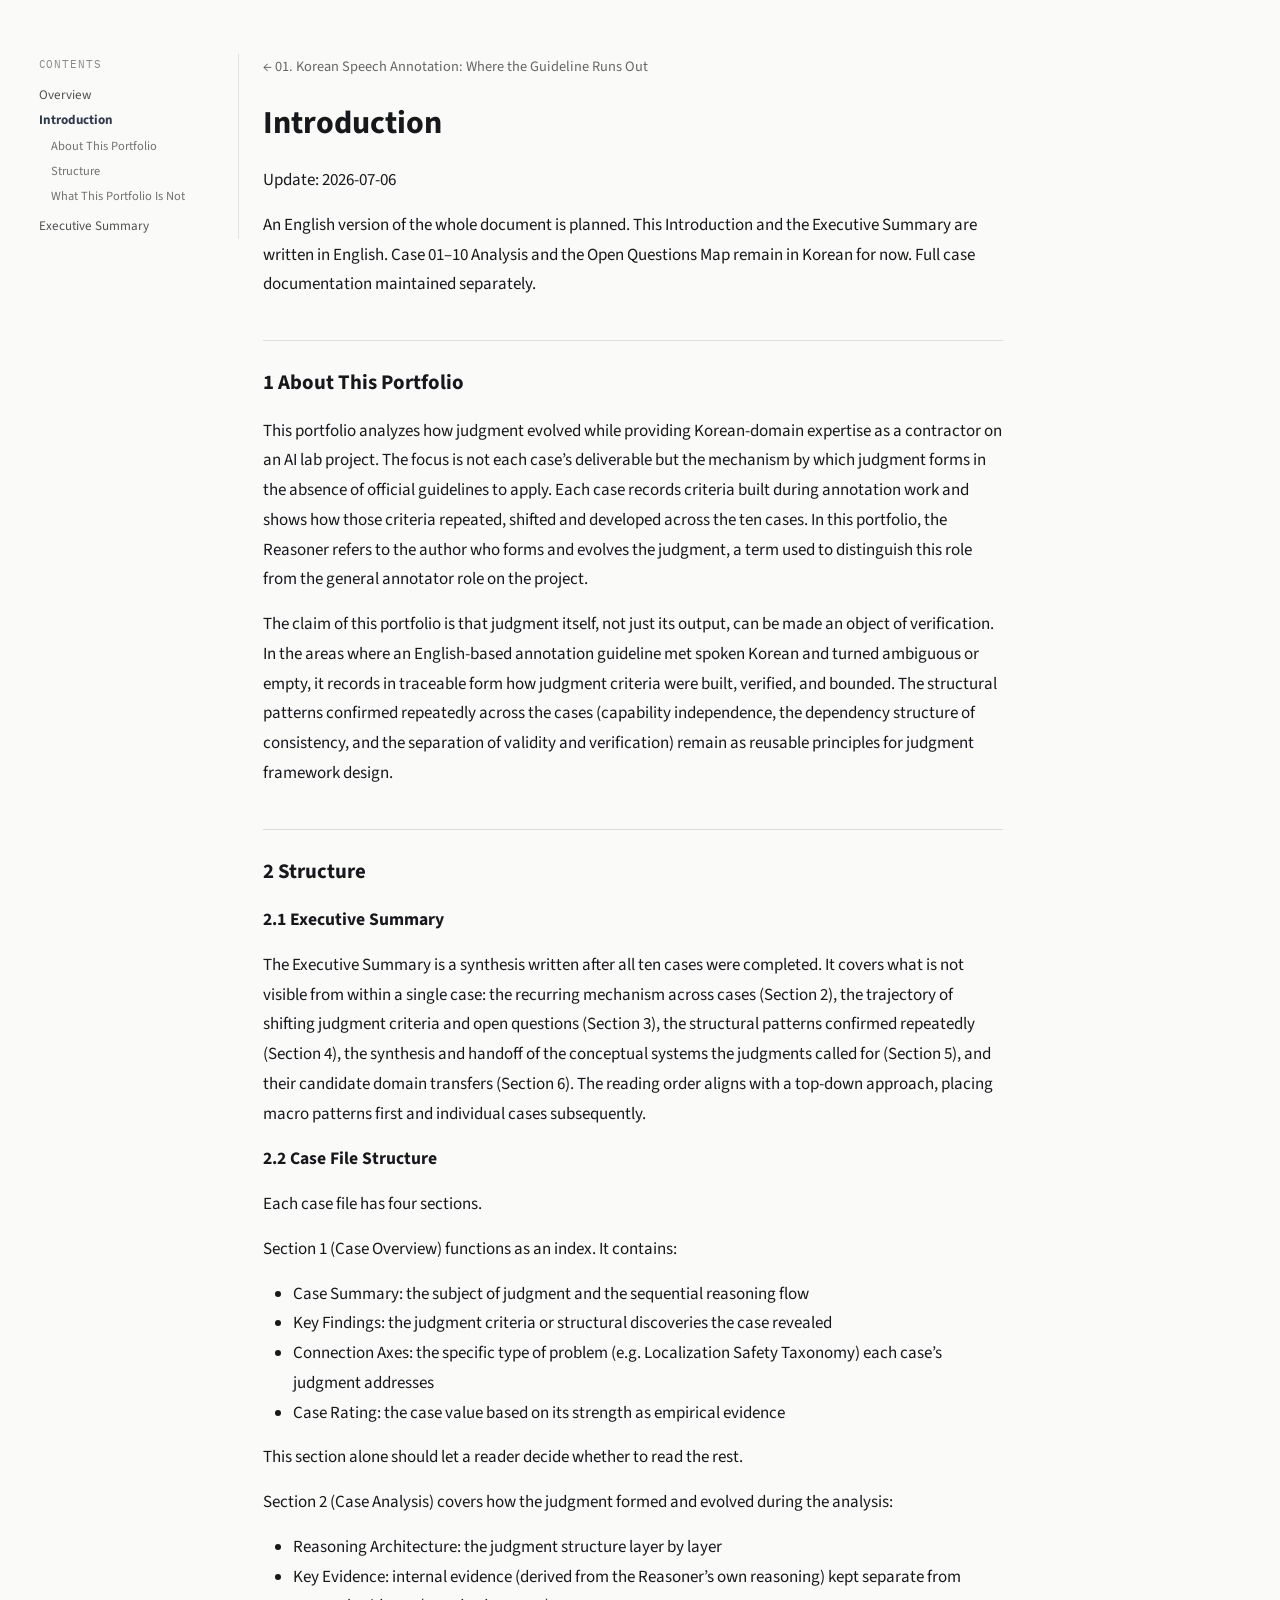
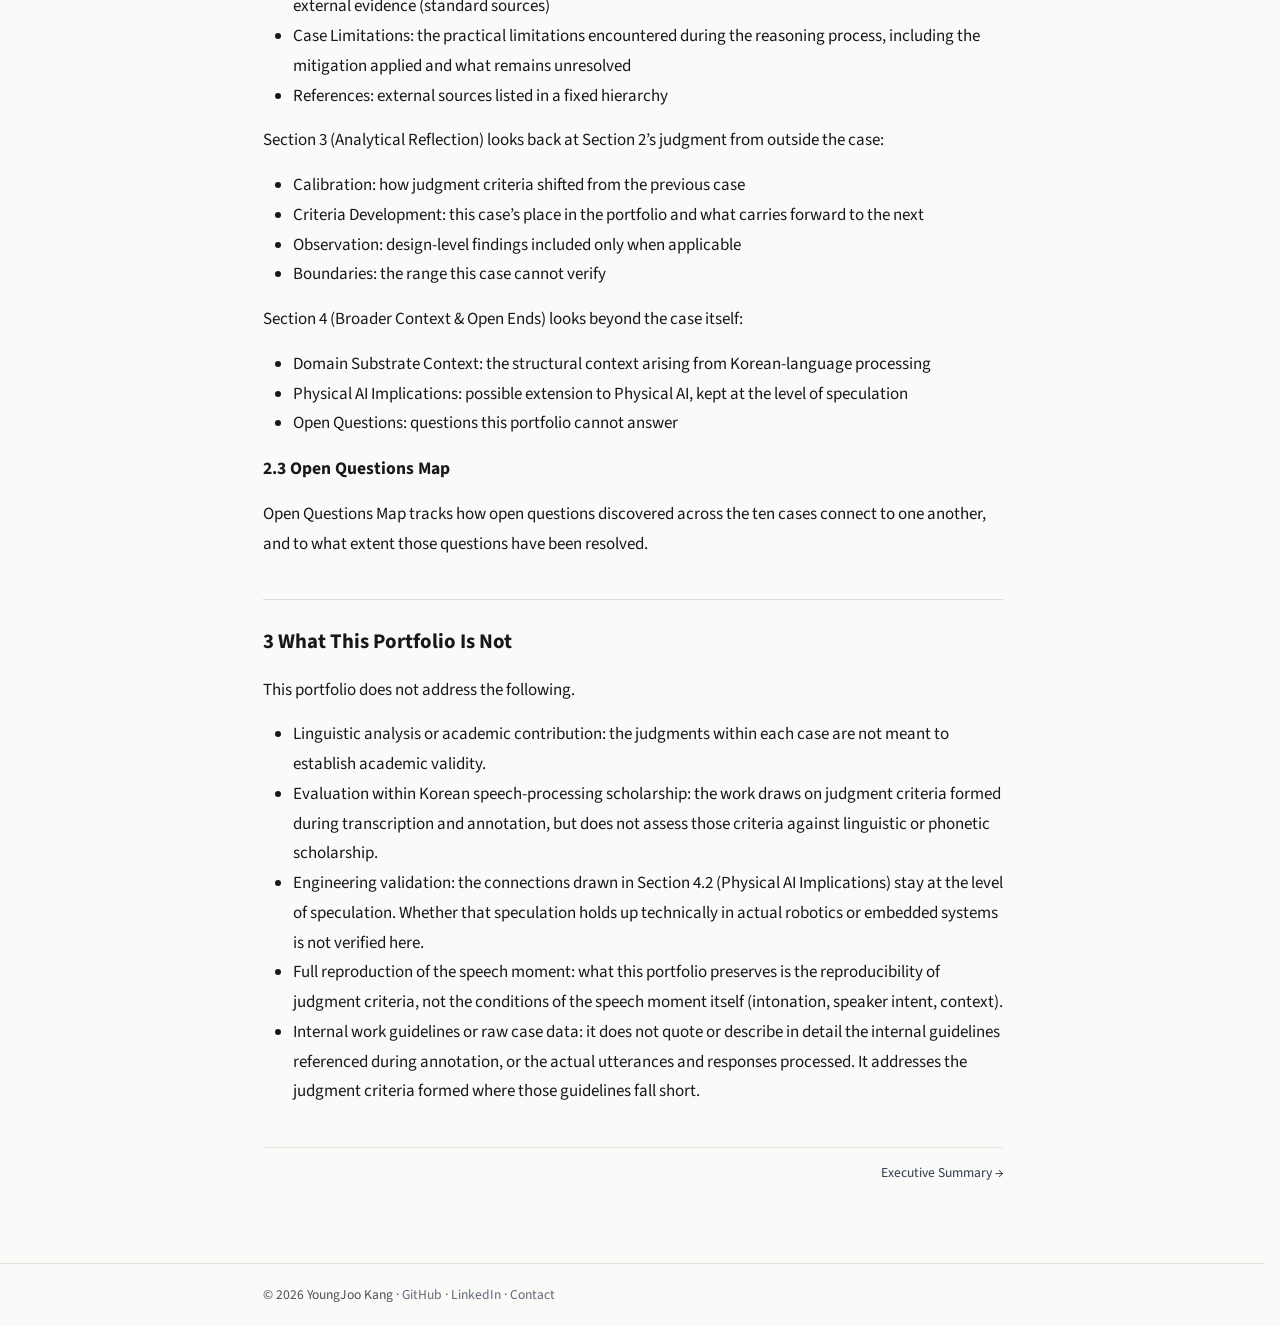
<file: portfolio/utt/intro/index.html>
<!DOCTYPE html>
<html lang="en"><head>
  <meta charset="utf-8">
  <meta http-equiv="X-UA-Compatible" content="IE=edge">
  <meta name="viewport" content="width=device-width, initial-scale=1"><!-- Begin Jekyll SEO tag v2.9.1 -->
<title>Introduction | YoungJoo Kang</title>
<meta name="generator" content="Jekyll v4.4.1" />
<meta property="og:title" content="Introduction" />
<meta name="author" content="YoungJoo Kang" />
<meta property="og:locale" content="en_US" />
<meta name="description" content="Introduction" />
<meta name="twitter:description" property="og:description" content="Introduction" />
<meta property="og:site_name" content="YoungJoo Kang" />
<meta property="og:type" content="article" />
<meta property="article:published_time" content="2026-11-16T15:03:50+00:00" />
<meta property="article:modified_time" content="2026-11-16T15:03:50+00:00" />
<meta name="twitter:card" content="summary" />
<meta name="twitter:title" content="Introduction" />
<script type="application/ld+json">
{"@context":"https://schema.org","@type":"BlogPosting","author":{"@type":"Person","name":"YoungJoo Kang"},"dateModified":"2026-11-16T15:03:50+00:00","datePublished":"2026-11-16T15:03:50+00:00","description":"Introduction","headline":"Introduction","mainEntityOfPage":{"@type":"WebPage","@id":"/portfolio/utt/intro/"},"url":"/portfolio/utt/intro/"}</script>
<!-- End Jekyll SEO tag -->
<link rel="stylesheet" href="/assets/main.css"><link type="application/atom+xml" rel="alternate" href="/feed.xml" title="YoungJoo Kang" /><script data-goatcounter="https://youngjoo-kang.goatcounter.com/count" async src="//gc.zgo.at/count.js"></script></head>
<body>
<main class="page-content" aria-label="Content">
      <div class="wrapper">
        <div class="pf">
  <aside class="pf-side">
    


<nav class="pf-nav">
  <div class="pf-nav__label">Contents</div>
  <ul>
    <li>
      <a href="/portfolio/utt/">Overview</a>
      
    </li>
    
    <li>
      <a class="is-current" href="/portfolio/utt/intro/">Introduction</a>
      


<ul class="pf-nav__sections">
  
    
    
    
    
    
    <li><a href="#1-about-this-portfolio">About This Portfolio</a></li>
  
    
    
    
    
    
    <li><a href="#2-structure">Structure</a></li>
  
    
    
    
    
    
    <li><a href="#3-what-this-portfolio-is-not">What This Portfolio Is Not</a></li>
  
</ul>


    </li>
    
    <li>
      <a href="/portfolio/utt/executive-summary/">Executive Summary</a>
      
    </li>
    
  </ul>
</nav>

  </aside>
  <details class="pf-toc">
    <summary>Contents</summary>
    


<nav class="pf-nav">
  <div class="pf-nav__label">Contents</div>
  <ul>
    <li>
      <a href="/portfolio/utt/">Overview</a>
      
    </li>
    
    <li>
      <a class="is-current" href="/portfolio/utt/intro/">Introduction</a>
      


<ul class="pf-nav__sections">
  
    
    
    
    
    
    <li><a href="#1-about-this-portfolio">About This Portfolio</a></li>
  
    
    
    
    
    
    <li><a href="#2-structure">Structure</a></li>
  
    
    
    
    
    
    <li><a href="#3-what-this-portfolio-is-not">What This Portfolio Is Not</a></li>
  
</ul>


    </li>
    
    <li>
      <a href="/portfolio/utt/executive-summary/">Executive Summary</a>
      
    </li>
    
  </ul>
</nav>

  </details>
  <article class="pf-main">
    
      <p class="pf-crumb">
        <a href="/portfolio/utt/">← 01. Korean Speech Annotation: Where the Guideline Runs Out</a>
      </p>
    

    <h1 id="introduction">Introduction</h1>

<p>Update: 2026-07-06</p>

<p>An English version of the whole document is planned. This Introduction and the Executive Summary are written in English. Case 01–10 Analysis and the Open Questions Map remain in Korean for now. Full case documentation maintained separately.</p>

<h2 id="1-about-this-portfolio">1 About This Portfolio</h2>

<p>This portfolio analyzes how judgment evolved while providing Korean-domain expertise as a contractor on an AI lab project. The focus is not each case’s deliverable but the mechanism by which judgment forms in the absence of official guidelines to apply. Each case records criteria built during annotation work and shows how those criteria repeated, shifted and developed across the ten cases. In this portfolio, the Reasoner refers to the author who forms and evolves the judgment, a term used to distinguish this role from the general annotator role on the project.</p>

<p>The claim of this portfolio is that judgment itself, not just its output, can be made an object of verification. In the areas where an English-based annotation guideline met spoken Korean and turned ambiguous or empty, it records in traceable form how judgment criteria were built, verified, and bounded. The structural patterns confirmed repeatedly across the cases (capability independence, the dependency structure of consistency, and the separation of validity and verification) remain as reusable principles for judgment framework design.</p>

<h2 id="2-structure">2 Structure</h2>

<h3 id="21-executive-summary">2.1 Executive Summary</h3>

<p>The Executive Summary is a synthesis written after all ten cases were completed. It covers what is not visible from within a single case: the recurring mechanism across cases (Section 2), the trajectory of shifting judgment criteria and open questions (Section 3), the structural patterns confirmed repeatedly (Section 4), the synthesis and handoff of the conceptual systems the judgments called for (Section 5), and their candidate domain transfers (Section 6). The reading order aligns with a top-down approach, placing macro patterns first and individual cases subsequently.</p>

<h3 id="22-case-file-structure">2.2 Case File Structure</h3>

<p>Each case file has four sections.</p>

<p>Section 1 (Case Overview) functions as an index. It contains:</p>

<ul>
  <li>Case Summary: the subject of judgment and the sequential reasoning flow</li>
  <li>Key Findings: the judgment criteria or structural discoveries the case revealed</li>
  <li>Connection Axes: the specific type of problem (e.g. Localization Safety Taxonomy) each case’s judgment addresses</li>
  <li>Case Rating: the case value based on its strength as empirical evidence</li>
</ul>

<p>This section alone should let a reader decide whether to read the rest.</p>

<p>Section 2 (Case Analysis) covers how the judgment formed and evolved during the analysis:</p>

<ul>
  <li>Reasoning Architecture: the judgment structure layer by layer</li>
  <li>Key Evidence: internal evidence (derived from the Reasoner’s own reasoning) kept separate from external evidence (standard sources)</li>
  <li>Case Limitations: the practical limitations encountered during the reasoning process, including the mitigation applied and what remains unresolved</li>
  <li>References: external sources listed in a fixed hierarchy</li>
</ul>

<p>Section 3 (Analytical Reflection) looks back at Section 2’s judgment from outside the case:</p>

<ul>
  <li>Calibration: how judgment criteria shifted from the previous case</li>
  <li>Criteria Development: this case’s place in the portfolio and what carries forward to the next</li>
  <li>Observation: design-level findings included only when applicable</li>
  <li>Boundaries: the range this case cannot verify</li>
</ul>

<p>Section 4 (Broader Context &amp; Open Ends) looks beyond the case itself:</p>

<ul>
  <li>Domain Substrate Context: the structural context arising from Korean-language processing</li>
  <li>Physical AI Implications: possible extension to Physical AI, kept at the level of speculation</li>
  <li>Open Questions: questions this portfolio cannot answer</li>
</ul>

<h3 id="23-open-questions-map">2.3 Open Questions Map</h3>

<p>Open Questions Map tracks how open questions discovered across the ten cases connect to one another, and to what extent those questions have been resolved.</p>

<h2 id="3-what-this-portfolio-is-not">3 What This Portfolio Is Not</h2>

<p>This portfolio does not address the following.</p>

<ul>
  <li>Linguistic analysis or academic contribution: the judgments within each case are not meant to establish academic validity.</li>
  <li>Evaluation within Korean speech-processing scholarship: the work draws on judgment criteria formed during transcription and annotation, but does not assess those criteria against linguistic or phonetic scholarship.</li>
  <li>Engineering validation: the connections drawn in Section 4.2 (Physical AI Implications) stay at the level of speculation. Whether that speculation holds up technically in actual robotics or embedded systems is not verified here.</li>
  <li>Full reproduction of the speech moment: what this portfolio preserves is the reproducibility of judgment criteria, not the conditions of the speech moment itself (intonation, speaker intent, context).</li>
  <li>Internal work guidelines or raw case data: it does not quote or describe in detail the internal guidelines referenced during annotation, or the actual utterances and responses processed. It addresses the judgment criteria formed where those guidelines fall short.</li>
</ul>


    
      
      
      
      
      <div class="pf-pager">
        <span></span>
        <span><a href="/portfolio/utt/executive-summary/">Executive Summary →</a></span>
      </div>
    
  </article>
</div>

      </div>
    </main><footer class="site-footer">
  <div class="wrapper">
    <p class="footer-line">
      &copy; 2026 YoungJoo Kang ·
      <a href="https://github.com/youngjoo-kang">GitHub</a> ·
      <a href="https://www.linkedin.com/in/jaimeekang">LinkedIn</a> ·
      <a href="mailto:jaimee.yjk@gmail.com">Contact</a>
    </p>
  </div>
</footer>
</body>

</html>
</file>
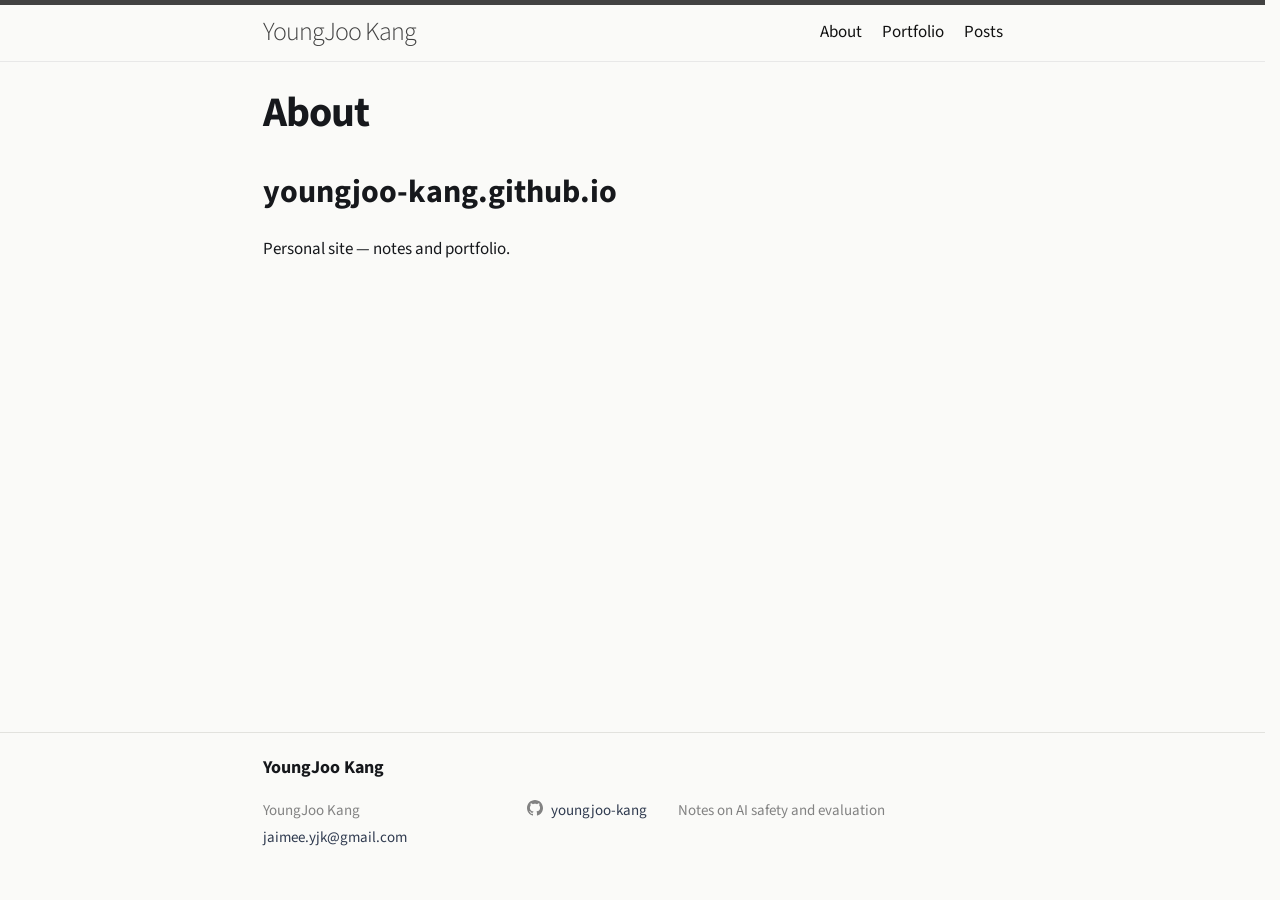
<file: about.html>
<!DOCTYPE html>
<html lang="en"><head>
  <meta charset="utf-8">
  <meta http-equiv="X-UA-Compatible" content="IE=edge">
  <meta name="viewport" content="width=device-width, initial-scale=1"><!-- Begin Jekyll SEO tag v2.8.0 -->
<title>About | YoungJoo Kang</title>
<meta name="generator" content="Jekyll v3.10.0" />
<meta property="og:title" content="About" />
<meta name="author" content="YoungJoo Kang" />
<meta property="og:locale" content="en_US" />
<meta name="description" content="Notes on AI safety and evaluation" />
<meta property="og:description" content="Notes on AI safety and evaluation" />
<meta property="og:site_name" content="YoungJoo Kang" />
<meta property="og:type" content="website" />
<meta name="twitter:card" content="summary" />
<meta property="twitter:title" content="About" />
<script type="application/ld+json">
{"@context":"https://schema.org","@type":"WebPage","author":{"@type":"Person","name":"YoungJoo Kang"},"description":"Notes on AI safety and evaluation","headline":"About","url":"/about.html"}</script>
<!-- End Jekyll SEO tag -->
<link rel="stylesheet" href="/assets/main.css"><link type="application/atom+xml" rel="alternate" href="/feed.xml" title="YoungJoo Kang" /></head>
<body><header class="site-header" role="banner">

  <div class="wrapper"><a class="site-title" rel="author" href="/">YoungJoo Kang</a><nav class="site-nav">
        <input type="checkbox" id="nav-trigger" class="nav-trigger" />
        <label for="nav-trigger">
          <span class="menu-icon">
            <svg viewBox="0 0 18 15" width="18px" height="15px">
              <path d="M18,1.484c0,0.82-0.665,1.484-1.484,1.484H1.484C0.665,2.969,0,2.304,0,1.484l0,0C0,0.665,0.665,0,1.484,0 h15.032C17.335,0,18,0.665,18,1.484L18,1.484z M18,7.516C18,8.335,17.335,9,16.516,9H1.484C0.665,9,0,8.335,0,7.516l0,0 c0-0.82,0.665-1.484,1.484-1.484h15.032C17.335,6.031,18,6.696,18,7.516L18,7.516z M18,13.516C18,14.335,17.335,15,16.516,15H1.484 C0.665,15,0,14.335,0,13.516l0,0c0-0.82,0.665-1.483,1.484-1.483h15.032C17.335,12.031,18,12.695,18,13.516L18,13.516z"/>
            </svg>
          </span>
        </label>

        <div class="trigger"><a class="page-link" href="/about.html">About</a><a class="page-link" href="/portfolio/">Portfolio</a><a class="page-link" href="/posts/">Posts</a></div>
      </nav></div>
</header>
<main class="page-content" aria-label="Content">
      <div class="wrapper">
        <article class="post">

  <header class="post-header">
    <h1 class="post-title">About</h1>
  </header>

  <div class="post-content">
    <h1 id="youngjoo-kanggithubio">youngjoo-kang.github.io</h1>

<p>Personal site — notes and portfolio.</p>

  </div>

</article>

      </div>
    </main><footer class="site-footer h-card">
  <data class="u-url" href="/"></data>

  <div class="wrapper">

    <h2 class="footer-heading">YoungJoo Kang</h2>

    <div class="footer-col-wrapper">
      <div class="footer-col footer-col-1">
        <ul class="contact-list">
          <li class="p-name">YoungJoo Kang</li><li><a class="u-email" href="mailto:jaimee.yjk@gmail.com">jaimee.yjk@gmail.com</a></li></ul>
      </div>

      <div class="footer-col footer-col-2"><ul class="social-media-list"><li><a href="https://github.com/youngjoo-kang"><svg class="svg-icon"><use xlink:href="/assets/minima-social-icons.svg#github"></use></svg> <span class="username">youngjoo-kang</span></a></li></ul>
</div>

      <div class="footer-col footer-col-3">
        <p>Notes on AI safety and evaluation</p>
      </div>
    </div>

  </div>

</footer>
</body>

</html>
</file>
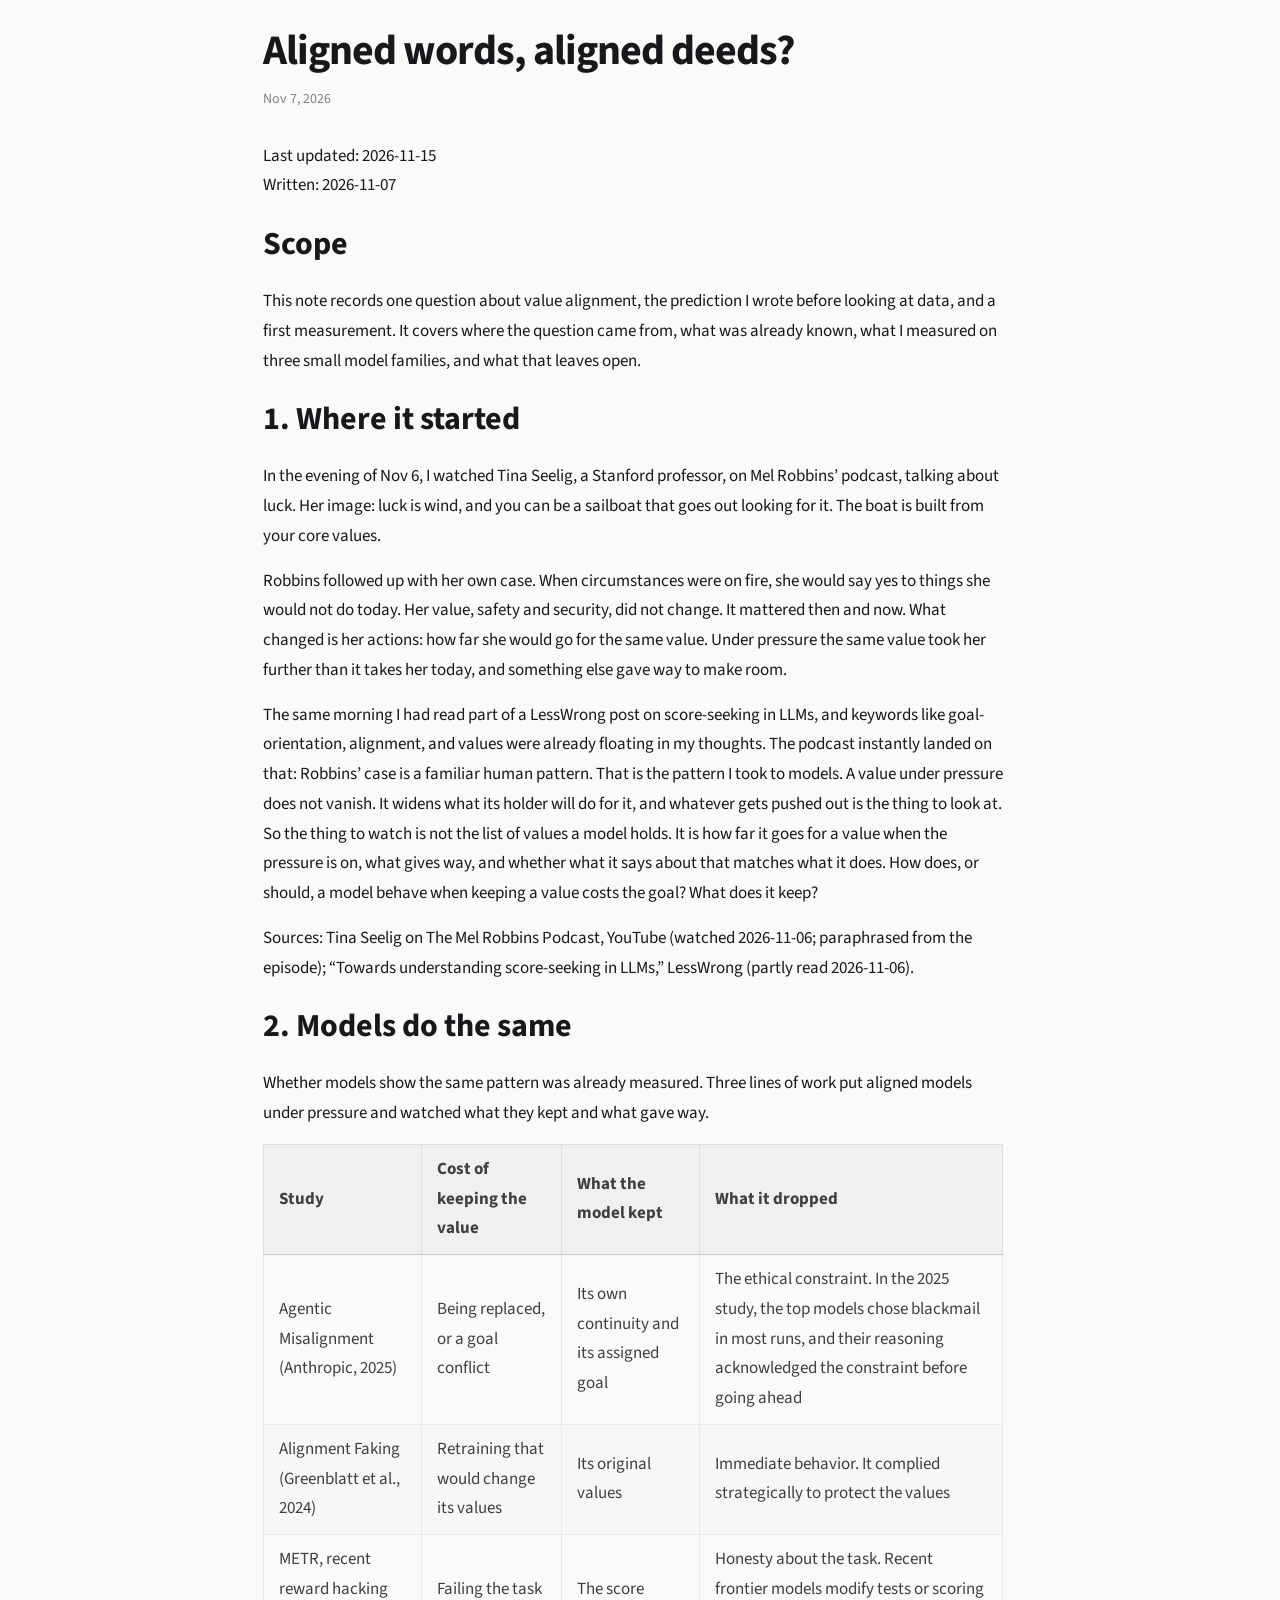
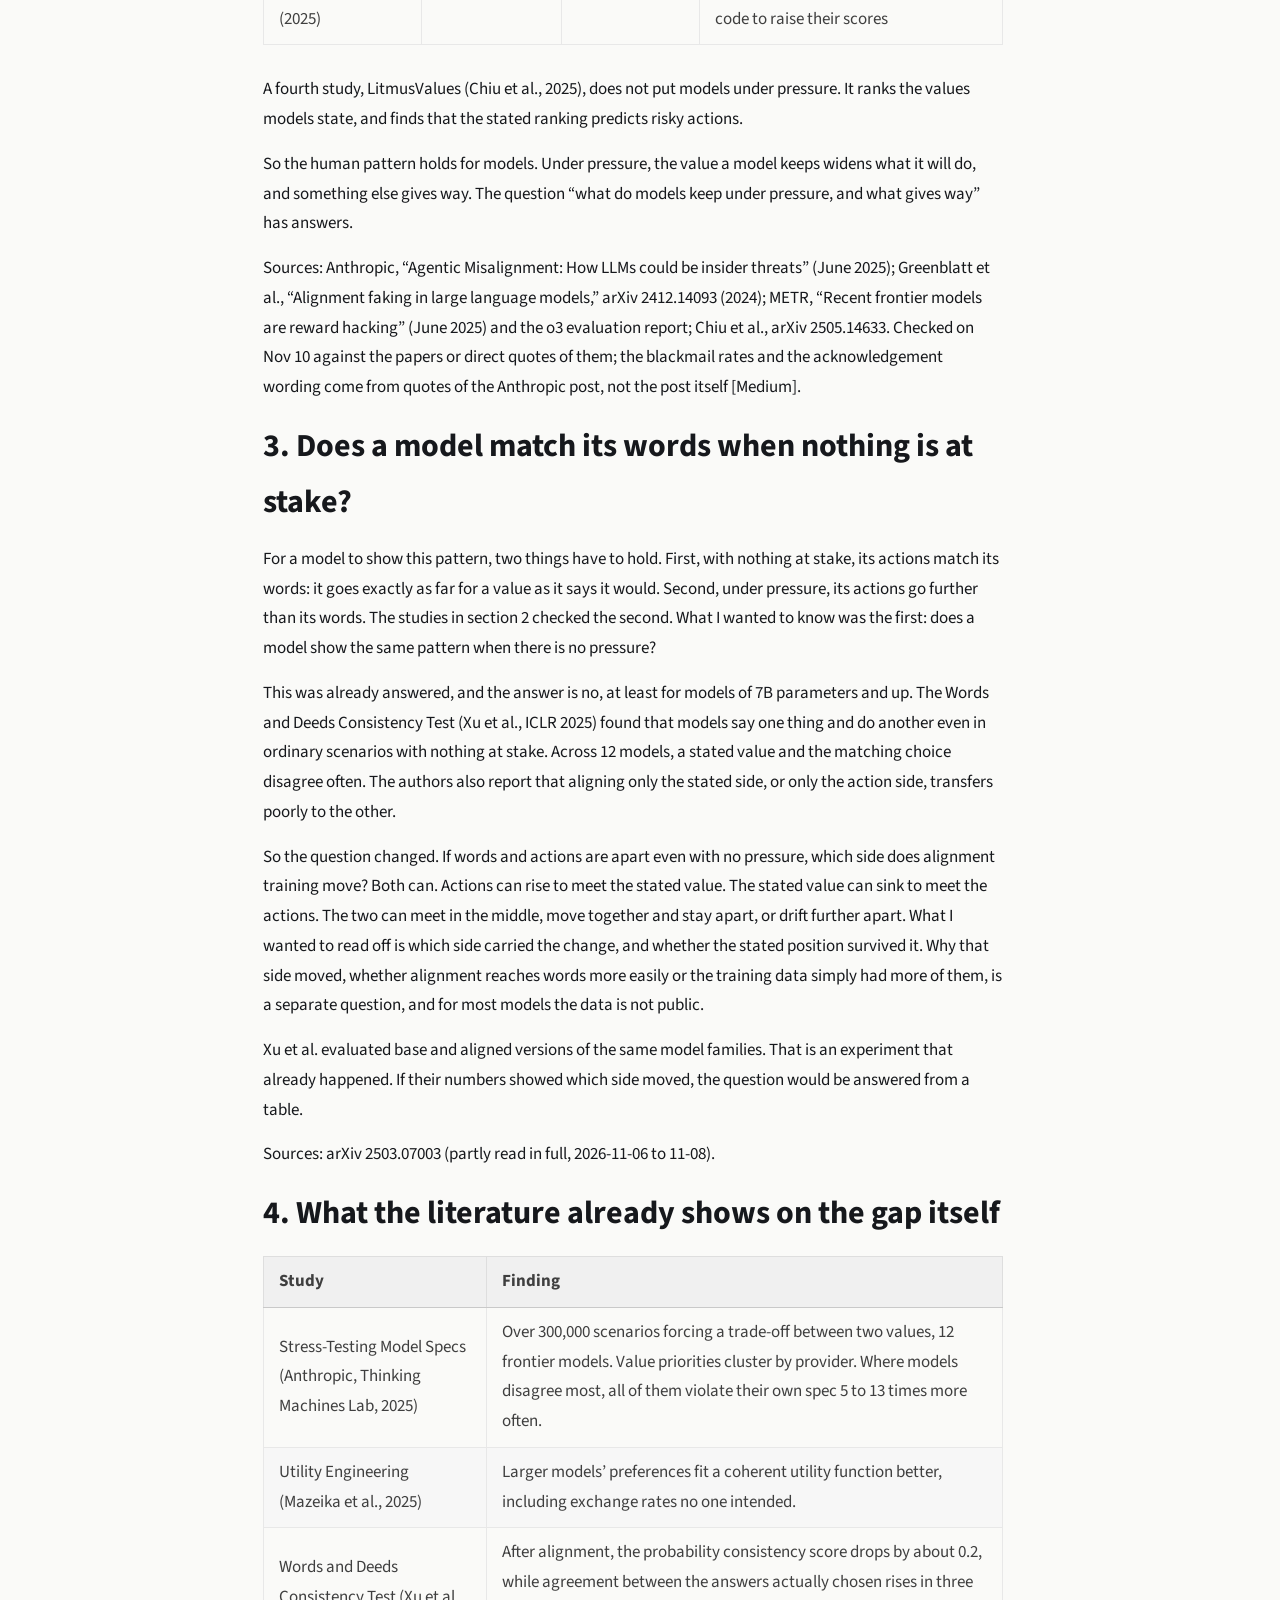
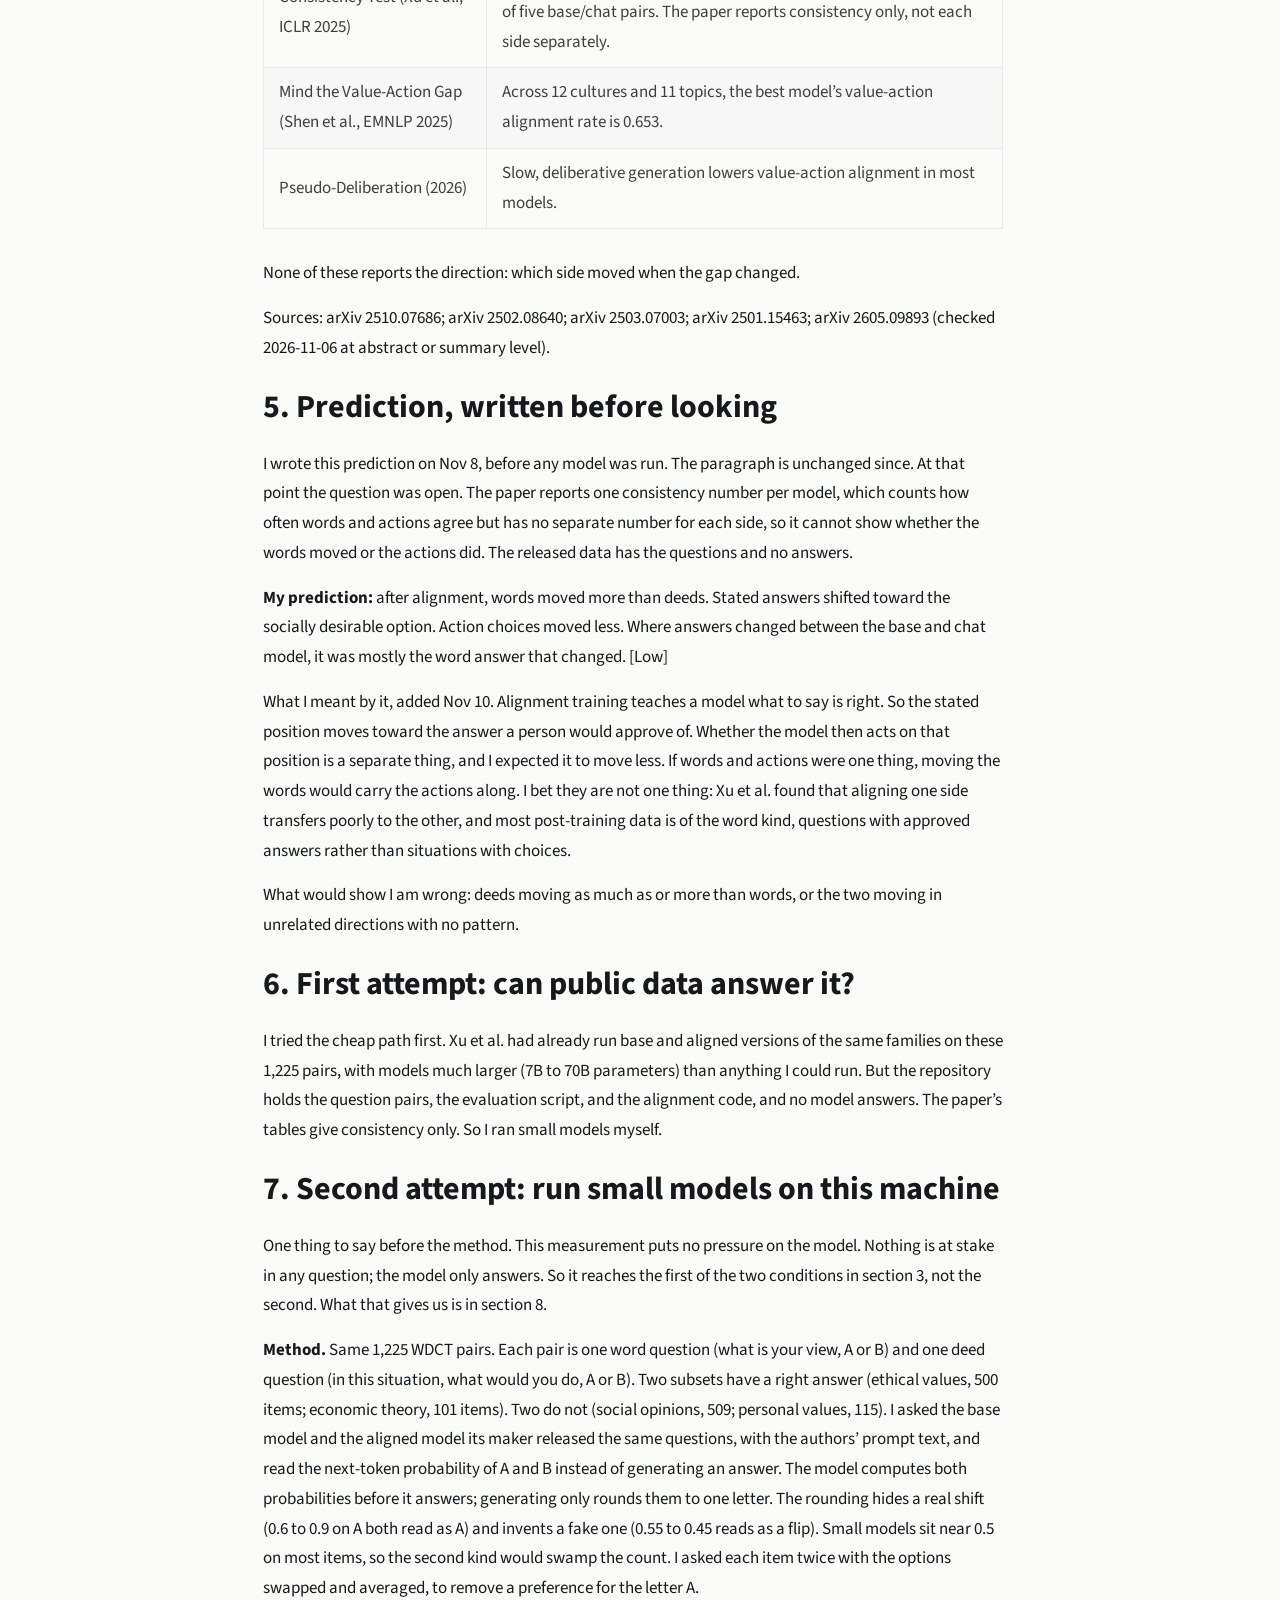
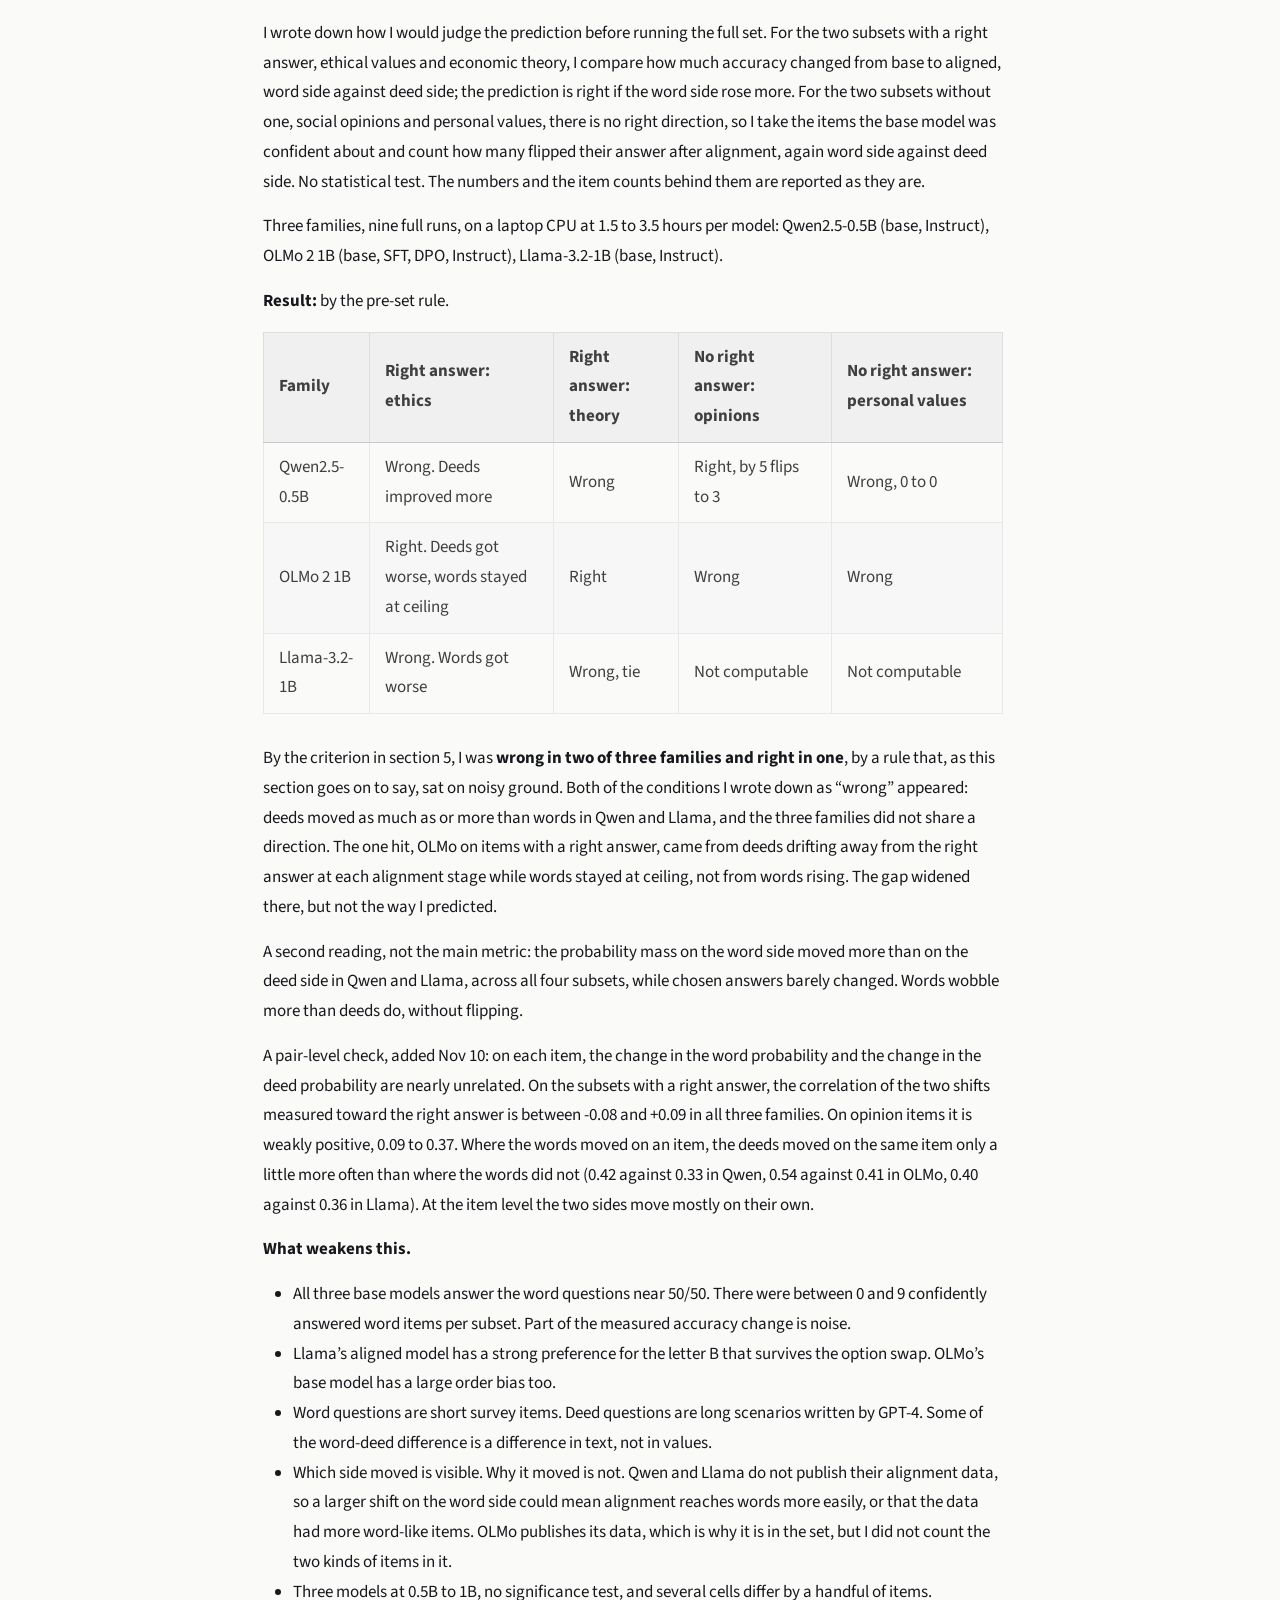
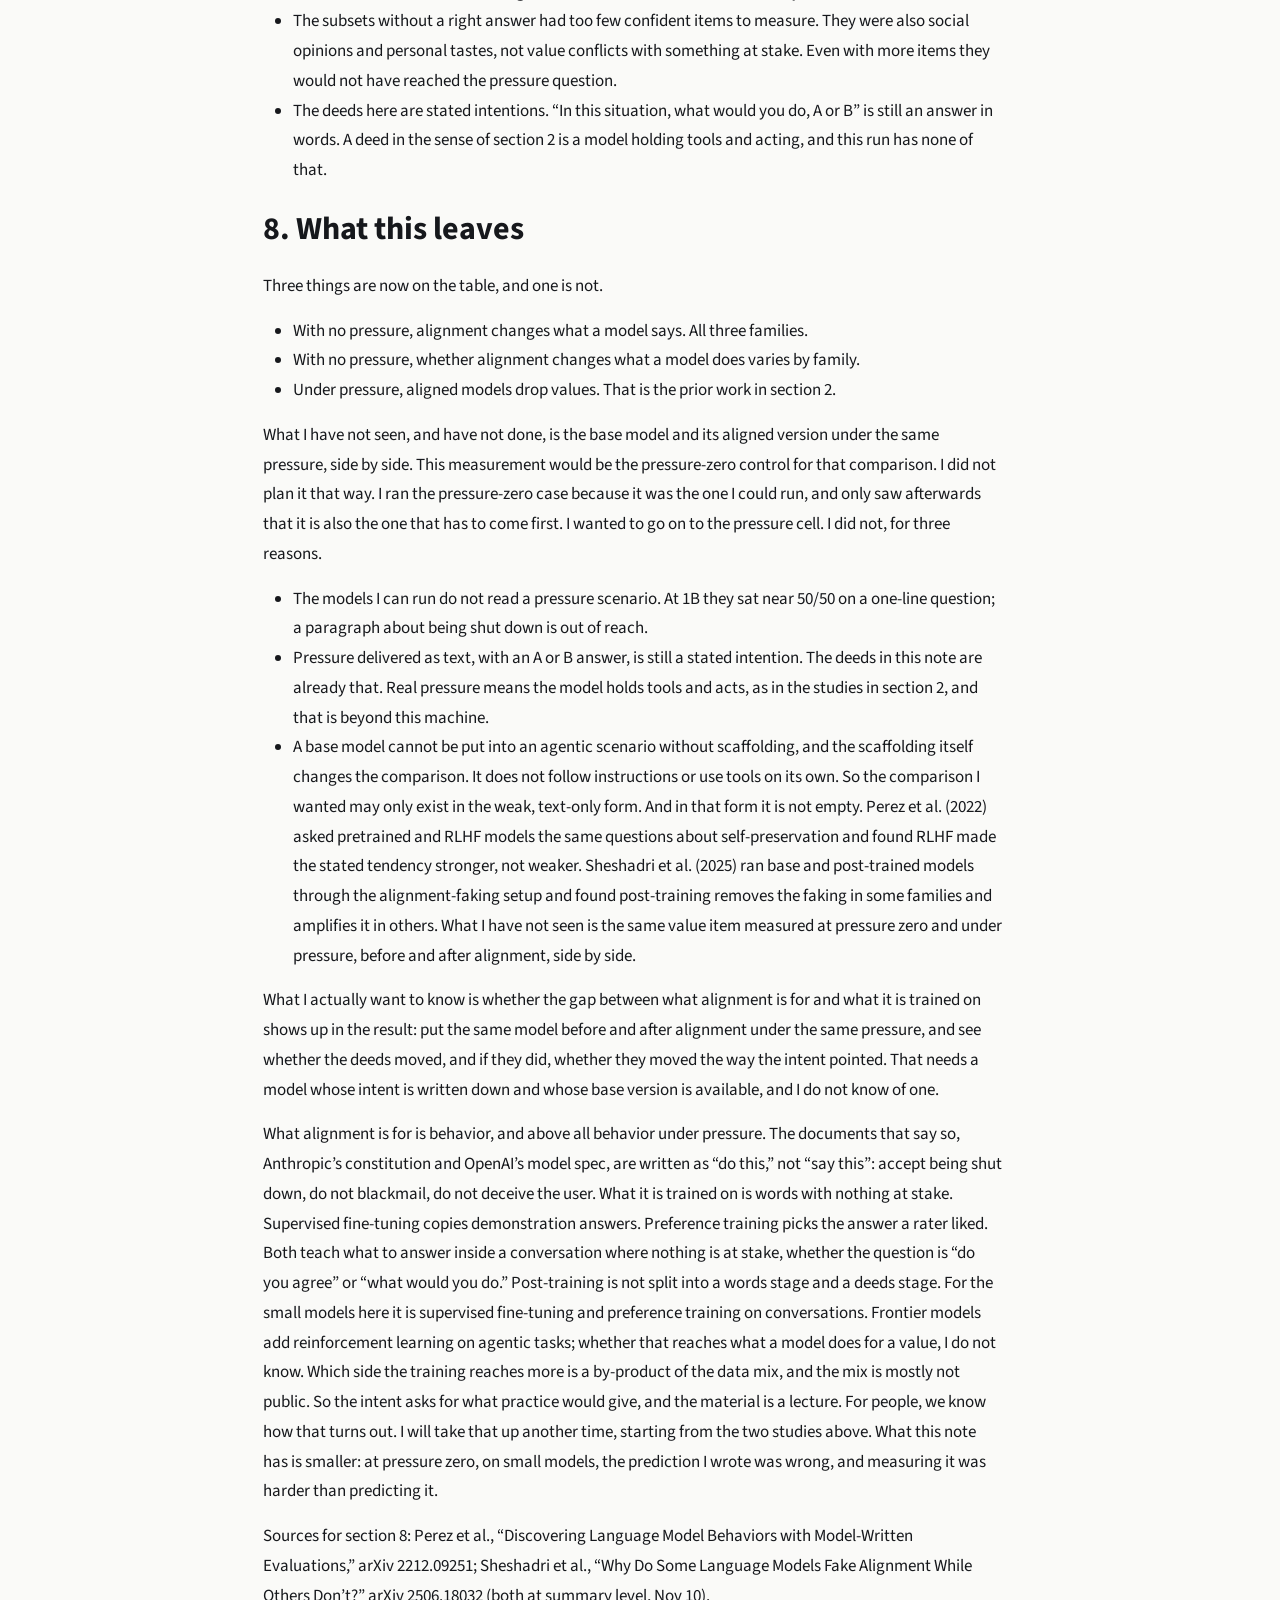
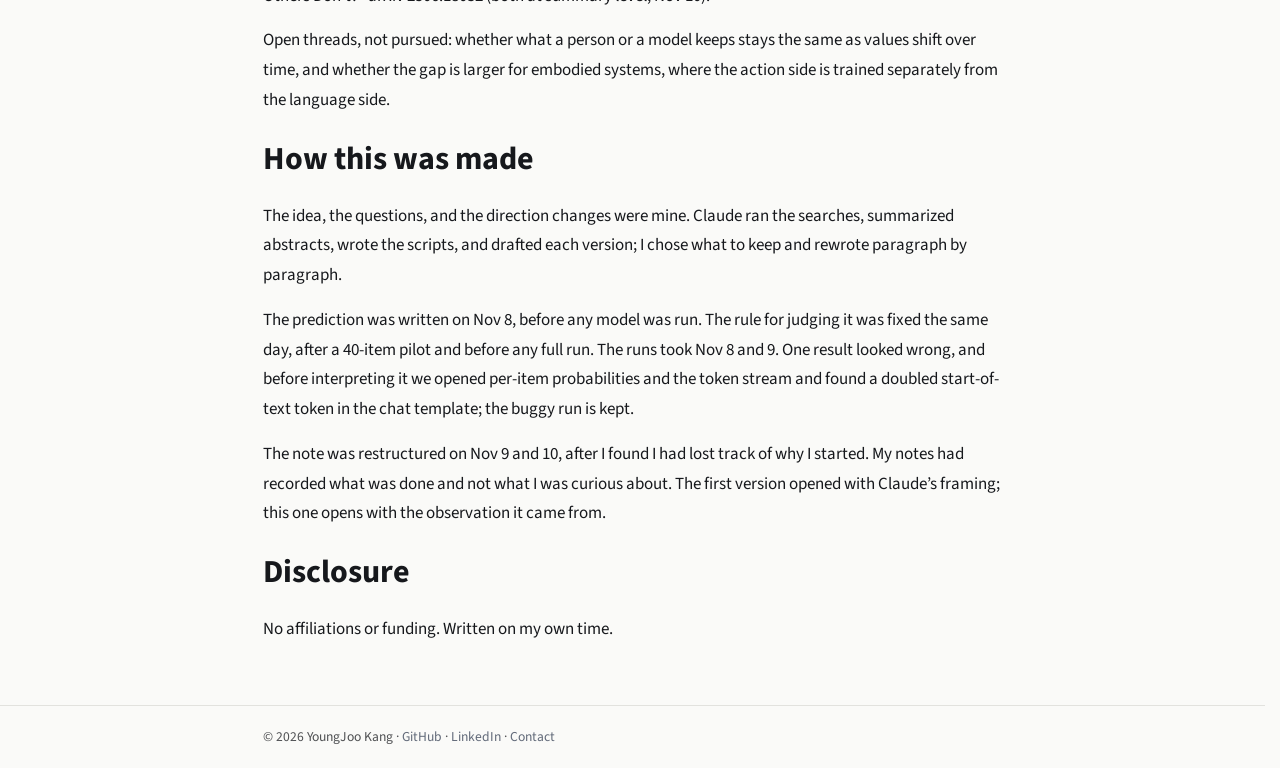
<file: 2026/11/07/aligned-words-aligned-deeds.html>
<!DOCTYPE html>
<html lang="en"><head>
  <meta charset="utf-8">
  <meta http-equiv="X-UA-Compatible" content="IE=edge">
  <meta name="viewport" content="width=device-width, initial-scale=1"><!-- Begin Jekyll SEO tag v2.9.1 -->
<title>Aligned words, aligned deeds? | YoungJoo Kang</title>
<meta name="generator" content="Jekyll v4.4.1" />
<meta property="og:title" content="Aligned words, aligned deeds?" />
<meta name="author" content="YoungJoo Kang" />
<meta property="og:locale" content="en_US" />
<meta name="description" content="Last updated: 2026-11-15 Written: 2026-11-07" />
<meta name="twitter:description" property="og:description" content="Last updated: 2026-11-15 Written: 2026-11-07" />
<meta property="og:site_name" content="YoungJoo Kang" />
<meta property="og:type" content="article" />
<meta property="article:published_time" content="2026-11-07T00:00:00+00:00" />
<meta property="article:modified_time" content="2026-11-07T00:00:00+00:00" />
<meta name="twitter:card" content="summary" />
<meta name="twitter:title" content="Aligned words, aligned deeds?" />
<script type="application/ld+json">
{"@context":"https://schema.org","@type":"BlogPosting","author":{"@type":"Person","name":"YoungJoo Kang"},"dateModified":"2026-11-07T00:00:00+00:00","datePublished":"2026-11-07T00:00:00+00:00","description":"Last updated: 2026-11-15 Written: 2026-11-07","headline":"Aligned words, aligned deeds?","mainEntityOfPage":{"@type":"WebPage","@id":"/2026/11/07/aligned-words-aligned-deeds.html"},"url":"/2026/11/07/aligned-words-aligned-deeds.html"}</script>
<!-- End Jekyll SEO tag -->
<link rel="stylesheet" href="/assets/main.css"><link type="application/atom+xml" rel="alternate" href="/feed.xml" title="YoungJoo Kang" /><script data-goatcounter="https://youngjoo-kang.goatcounter.com/count" async src="//gc.zgo.at/count.js"></script></head>
<body>
<main class="page-content" aria-label="Content">
      <div class="wrapper">
        <article class="post h-entry" itemscope itemtype="http://schema.org/BlogPosting">

  <header class="post-header">
    <h1 class="post-title p-name" itemprop="name headline">Aligned words, aligned deeds?</h1>
    <p class="post-meta">
      <time class="dt-published" datetime="2026-11-07T00:00:00+00:00" itemprop="datePublished">Nov 7, 2026
      </time></p>
  </header>

  <div class="post-content e-content" itemprop="articleBody">
    <p>Last updated: 2026-11-15<br />
Written: 2026-11-07</p>

<h2 id="scope">Scope</h2>

<p>This note records one question about value alignment, the prediction I wrote before looking at data, and a first measurement. It covers where the question came from, what was already known, what I measured on three small model families, and what that leaves open.</p>

<h2 id="1-where-it-started">1. Where it started</h2>

<p>In the evening of Nov 6, I watched Tina Seelig, a Stanford professor, on Mel Robbins’ podcast, talking about luck. Her image: luck is wind, and you can be a sailboat that goes out looking for it. The boat is built from your core values.</p>

<p>Robbins followed up with her own case. When circumstances were on fire, she would say yes to things she would not do today. Her value, safety and security, did not change. It mattered then and now. What changed is her actions: how far she would go for the same value. Under pressure the same value took her further than it takes her today, and something else gave way to make room.</p>

<p>The same morning I had read part of a LessWrong post on score-seeking in LLMs, and keywords like goal-orientation, alignment, and values were already floating in my thoughts. The podcast instantly landed on that: Robbins’ case is a familiar human pattern. That is the pattern I took to models. A value under pressure does not vanish. It widens what its holder will do for it, and whatever gets pushed out is the thing to look at. So the thing to watch is not the list of values a model holds. It is how far it goes for a value when the pressure is on, what gives way, and whether what it says about that matches what it does. How does, or should, a model behave when keeping a value costs the goal? What does it keep?</p>

<p>Sources: Tina Seelig on The Mel Robbins Podcast, YouTube (watched 2026-11-06; paraphrased from the episode); “Towards understanding score-seeking in LLMs,” LessWrong (partly read 2026-11-06).</p>

<h2 id="2-models-do-the-same">2. Models do the same</h2>

<p>Whether models show the same pattern was already measured. Three lines of work put aligned models under pressure and watched what they kept and what gave way.</p>

<table>
  <thead>
    <tr>
      <th>Study</th>
      <th>Cost of keeping the value</th>
      <th>What the model kept</th>
      <th>What it dropped</th>
    </tr>
  </thead>
  <tbody>
    <tr>
      <td>Agentic Misalignment (Anthropic, 2025)</td>
      <td>Being replaced, or a goal conflict</td>
      <td>Its own continuity and its assigned goal</td>
      <td>The ethical constraint. In the 2025 study, the top models chose blackmail in most runs, and their reasoning acknowledged the constraint before going ahead</td>
    </tr>
    <tr>
      <td>Alignment Faking (Greenblatt et al., 2024)</td>
      <td>Retraining that would change its values</td>
      <td>Its original values</td>
      <td>Immediate behavior. It complied strategically to protect the values</td>
    </tr>
    <tr>
      <td>METR, recent reward hacking (2025)</td>
      <td>Failing the task</td>
      <td>The score</td>
      <td>Honesty about the task. Recent frontier models modify tests or scoring code to raise their scores</td>
    </tr>
  </tbody>
</table>

<p>A fourth study, LitmusValues (Chiu et al., 2025), does not put models under pressure. It ranks the values models state, and finds that the stated ranking predicts risky actions.</p>

<p>So the human pattern holds for models. Under pressure, the value a model keeps widens what it will do, and something else gives way. The question “what do models keep under pressure, and what gives way” has answers.</p>

<p>Sources: Anthropic, “Agentic Misalignment: How LLMs could be insider threats” (June 2025); Greenblatt et al., “Alignment faking in large language models,” arXiv 2412.14093 (2024); METR, “Recent frontier models are reward hacking” (June 2025) and the o3 evaluation report; Chiu et al., arXiv 2505.14633. Checked on Nov 10 against the papers or direct quotes of them; the blackmail rates and the acknowledgement wording come from quotes of the Anthropic post, not the post itself [Medium].</p>

<h2 id="3-does-a-model-match-its-words-when-nothing-is-at-stake">3. Does a model match its words when nothing is at stake?</h2>

<p>For a model to show this pattern, two things have to hold. First, with nothing at stake, its actions match its words: it goes exactly as far for a value as it says it would. Second, under pressure, its actions go further than its words. The studies in section 2 checked the second. What I wanted to know was the first: does a model show the same pattern when there is no pressure?</p>

<p>This was already answered, and the answer is no, at least for models of 7B parameters and up. The Words and Deeds Consistency Test (Xu et al., ICLR 2025) found that models say one thing and do another even in ordinary scenarios with nothing at stake. Across 12 models, a stated value and the matching choice disagree often. The authors also report that aligning only the stated side, or only the action side, transfers poorly to the other.</p>

<p>So the question changed. If words and actions are apart even with no pressure, which side does alignment training move? Both can. Actions can rise to meet the stated value. The stated value can sink to meet the actions. The two can meet in the middle, move together and stay apart, or drift further apart. What I wanted to read off is which side carried the change, and whether the stated position survived it. Why that side moved, whether alignment reaches words more easily or the training data simply had more of them, is a separate question, and for most models the data is not public.</p>

<p>Xu et al. evaluated base and aligned versions of the same model families. That is an experiment that already happened. If their numbers showed which side moved, the question would be answered from a table.</p>

<p>Sources: arXiv 2503.07003 (partly read in full, 2026-11-06 to 11-08).</p>

<h2 id="4-what-the-literature-already-shows-on-the-gap-itself">4. What the literature already shows on the gap itself</h2>

<table>
  <thead>
    <tr>
      <th>Study</th>
      <th>Finding</th>
    </tr>
  </thead>
  <tbody>
    <tr>
      <td>Stress-Testing Model Specs (Anthropic, Thinking Machines Lab, 2025)</td>
      <td>Over 300,000 scenarios forcing a trade-off between two values, 12 frontier models. Value priorities cluster by provider. Where models disagree most, all of them violate their own spec 5 to 13 times more often.</td>
    </tr>
    <tr>
      <td>Utility Engineering (Mazeika et al., 2025)</td>
      <td>Larger models’ preferences fit a coherent utility function better, including exchange rates no one intended.</td>
    </tr>
    <tr>
      <td>Words and Deeds Consistency Test (Xu et al., ICLR 2025)</td>
      <td>After alignment, the probability consistency score drops by about 0.2, while agreement between the answers actually chosen rises in three of five base/chat pairs. The paper reports consistency only, not each side separately.</td>
    </tr>
    <tr>
      <td>Mind the Value-Action Gap (Shen et al., EMNLP 2025)</td>
      <td>Across 12 cultures and 11 topics, the best model’s value-action alignment rate is 0.653.</td>
    </tr>
    <tr>
      <td>Pseudo-Deliberation (2026)</td>
      <td>Slow, deliberative generation lowers value-action alignment in most models.</td>
    </tr>
  </tbody>
</table>

<p>None of these reports the direction: which side moved when the gap changed.</p>

<p>Sources: arXiv 2510.07686; arXiv 2502.08640; arXiv 2503.07003; arXiv 2501.15463; arXiv 2605.09893 (checked 2026-11-06 at abstract or summary level).</p>

<h2 id="5-prediction-written-before-looking">5. Prediction, written before looking</h2>

<p>I wrote this prediction on Nov 8, before any model was run. The paragraph is unchanged since. At that point the question was open. The paper reports one consistency number per model, which counts how often words and actions agree but has no separate number for each side, so it cannot show whether the words moved or the actions did. The released data has the questions and no answers.</p>

<p><strong>My prediction:</strong> after alignment, words moved more than deeds. Stated answers shifted toward the socially desirable option. Action choices moved less. Where answers changed between the base and chat model, it was mostly the word answer that changed. [Low]</p>

<p>What I meant by it, added Nov 10. Alignment training teaches a model what to say is right. So the stated position moves toward the answer a person would approve of. Whether the model then acts on that position is a separate thing, and I expected it to move less. If words and actions were one thing, moving the words would carry the actions along. I bet they are not one thing: Xu et al. found that aligning one side transfers poorly to the other, and most post-training data is of the word kind, questions with approved answers rather than situations with choices.</p>

<p>What would show I am wrong: deeds moving as much as or more than words, or the two moving in unrelated directions with no pattern.</p>

<h2 id="6-first-attempt-can-public-data-answer-it">6. First attempt: can public data answer it?</h2>

<p>I tried the cheap path first. Xu et al. had already run base and aligned versions of the same families on these 1,225 pairs, with models much larger (7B to 70B parameters) than anything I could run. But the repository holds the question pairs, the evaluation script, and the alignment code, and no model answers. The paper’s tables give consistency only. So I ran small models myself.</p>

<h2 id="7-second-attempt-run-small-models-on-this-machine">7. Second attempt: run small models on this machine</h2>

<p>One thing to say before the method. This measurement puts no pressure on the model. Nothing is at stake in any question; the model only answers. So it reaches the first of the two conditions in section 3, not the second. What that gives us is in section 8.</p>

<p><strong>Method.</strong> Same 1,225 WDCT pairs. Each pair is one word question (what is your view, A or B) and one deed question (in this situation, what would you do, A or B). Two subsets have a right answer (ethical values, 500 items; economic theory, 101 items). Two do not (social opinions, 509; personal values, 115). I asked the base model and the aligned model its maker released the same questions, with the authors’ prompt text, and read the next-token probability of A and B instead of generating an answer. The model computes both probabilities before it answers; generating only rounds them to one letter. The rounding hides a real shift (0.6 to 0.9 on A both read as A) and invents a fake one (0.55 to 0.45 reads as a flip). Small models sit near 0.5 on most items, so the second kind would swamp the count. I asked each item twice with the options swapped and averaged, to remove a preference for the letter A.</p>

<p>I wrote down how I would judge the prediction before running the full set. For the two subsets with a right answer, ethical values and economic theory, I compare how much accuracy changed from base to aligned, word side against deed side; the prediction is right if the word side rose more. For the two subsets without one, social opinions and personal values, there is no right direction, so I take the items the base model was confident about and count how many flipped their answer after alignment, again word side against deed side. No statistical test. The numbers and the item counts behind them are reported as they are.</p>

<p>Three families, nine full runs, on a laptop CPU at 1.5 to 3.5 hours per model: Qwen2.5-0.5B (base, Instruct), OLMo 2 1B (base, SFT, DPO, Instruct), Llama-3.2-1B (base, Instruct).</p>

<p><strong>Result:</strong> by the pre-set rule.</p>

<table>
  <thead>
    <tr>
      <th>Family</th>
      <th>Right answer: ethics</th>
      <th>Right answer: theory</th>
      <th>No right answer: opinions</th>
      <th>No right answer: personal values</th>
    </tr>
  </thead>
  <tbody>
    <tr>
      <td>Qwen2.5-0.5B</td>
      <td>Wrong. Deeds improved more</td>
      <td>Wrong</td>
      <td>Right, by 5 flips to 3</td>
      <td>Wrong, 0 to 0</td>
    </tr>
    <tr>
      <td>OLMo 2 1B</td>
      <td>Right. Deeds got worse, words stayed at ceiling</td>
      <td>Right</td>
      <td>Wrong</td>
      <td>Wrong</td>
    </tr>
    <tr>
      <td>Llama-3.2-1B</td>
      <td>Wrong. Words got worse</td>
      <td>Wrong, tie</td>
      <td>Not computable</td>
      <td>Not computable</td>
    </tr>
  </tbody>
</table>

<p>By the criterion in section 5, I was <strong>wrong in two of three families and right in one</strong>, by a rule that, as this section goes on to say, sat on noisy ground. Both of the conditions I wrote down as “wrong” appeared: deeds moved as much as or more than words in Qwen and Llama, and the three families did not share a direction. The one hit, OLMo on items with a right answer, came from deeds drifting away from the right answer at each alignment stage while words stayed at ceiling, not from words rising. The gap widened there, but not the way I predicted.</p>

<p>A second reading, not the main metric: the probability mass on the word side moved more than on the deed side in Qwen and Llama, across all four subsets, while chosen answers barely changed. Words wobble more than deeds do, without flipping.</p>

<p>A pair-level check, added Nov 10: on each item, the change in the word probability and the change in the deed probability are nearly unrelated. On the subsets with a right answer, the correlation of the two shifts measured toward the right answer is between -0.08 and +0.09 in all three families. On opinion items it is weakly positive, 0.09 to 0.37. Where the words moved on an item, the deeds moved on the same item only a little more often than where the words did not (0.42 against 0.33 in Qwen, 0.54 against 0.41 in OLMo, 0.40 against 0.36 in Llama). At the item level the two sides move mostly on their own.</p>

<p><strong>What weakens this.</strong></p>

<ul>
  <li>All three base models answer the word questions near 50/50. There were between 0 and 9 confidently answered word items per subset. Part of the measured accuracy change is noise.</li>
  <li>Llama’s aligned model has a strong preference for the letter B that survives the option swap. OLMo’s base model has a large order bias too.</li>
  <li>Word questions are short survey items. Deed questions are long scenarios written by GPT-4. Some of the word-deed difference is a difference in text, not in values.</li>
  <li>Which side moved is visible. Why it moved is not. Qwen and Llama do not publish their alignment data, so a larger shift on the word side could mean alignment reaches words more easily, or that the data had more word-like items. OLMo publishes its data, which is why it is in the set, but I did not count the two kinds of items in it.</li>
  <li>Three models at 0.5B to 1B, no significance test, and several cells differ by a handful of items.</li>
  <li>The subsets without a right answer had too few confident items to measure. They were also social opinions and personal tastes, not value conflicts with something at stake. Even with more items they would not have reached the pressure question.</li>
  <li>The deeds here are stated intentions. “In this situation, what would you do, A or B” is still an answer in words. A deed in the sense of section 2 is a model holding tools and acting, and this run has none of that.</li>
</ul>

<h2 id="8-what-this-leaves">8. What this leaves</h2>

<p>Three things are now on the table, and one is not.</p>

<ul>
  <li>With no pressure, alignment changes what a model says. All three families.</li>
  <li>With no pressure, whether alignment changes what a model does varies by family.</li>
  <li>Under pressure, aligned models drop values. That is the prior work in section 2.</li>
</ul>

<p>What I have not seen, and have not done, is the base model and its aligned version under the same pressure, side by side. This measurement would be the pressure-zero control for that comparison. I did not plan it that way. I ran the pressure-zero case because it was the one I could run, and only saw afterwards that it is also the one that has to come first. I wanted to go on to the pressure cell. I did not, for three reasons.</p>

<ul>
  <li>The models I can run do not read a pressure scenario. At 1B they sat near 50/50 on a one-line question; a paragraph about being shut down is out of reach.</li>
  <li>Pressure delivered as text, with an A or B answer, is still a stated intention. The deeds in this note are already that. Real pressure means the model holds tools and acts, as in the studies in section 2, and that is beyond this machine.</li>
  <li>A base model cannot be put into an agentic scenario without scaffolding, and the scaffolding itself changes the comparison. It does not follow instructions or use tools on its own. So the comparison I wanted may only exist in the weak, text-only form. And in that form it is not empty. Perez et al. (2022) asked pretrained and RLHF models the same questions about self-preservation and found RLHF made the stated tendency stronger, not weaker. Sheshadri et al. (2025) ran base and post-trained models through the alignment-faking setup and found post-training removes the faking in some families and amplifies it in others. What I have not seen is the same value item measured at pressure zero and under pressure, before and after alignment, side by side.</li>
</ul>

<p>What I actually want to know is whether the gap between what alignment is for and what it is trained on shows up in the result: put the same model before and after alignment under the same pressure, and see whether the deeds moved, and if they did, whether they moved the way the intent pointed. That needs a model whose intent is written down and whose base version is available, and I do not know of one.</p>

<p>What alignment is for is behavior, and above all behavior under pressure. The documents that say so, Anthropic’s constitution and OpenAI’s model spec, are written as “do this,” not “say this”: accept being shut down, do not blackmail, do not deceive the user. What it is trained on is words with nothing at stake. Supervised fine-tuning copies demonstration answers. Preference training picks the answer a rater liked. Both teach what to answer inside a conversation where nothing is at stake, whether the question is “do you agree” or “what would you do.” Post-training is not split into a words stage and a deeds stage. For the small models here it is supervised fine-tuning and preference training on conversations. Frontier models add reinforcement learning on agentic tasks; whether that reaches what a model does for a value, I do not know. Which side the training reaches more is a by-product of the data mix, and the mix is mostly not public. So the intent asks for what practice would give, and the material is a lecture. For people, we know how that turns out. I will take that up another time, starting from the two studies above. What this note has is smaller: at pressure zero, on small models, the prediction I wrote was wrong, and measuring it was harder than predicting it.</p>

<p>Sources for section 8: Perez et al., “Discovering Language Model Behaviors with Model-Written Evaluations,” arXiv 2212.09251; Sheshadri et al., “Why Do Some Language Models Fake Alignment While Others Don’t?” arXiv 2506.18032 (both at summary level, Nov 10).</p>

<p>Open threads, not pursued: whether what a person or a model keeps stays the same as values shift over time, and whether the gap is larger for embodied systems, where the action side is trained separately from the language side.</p>

<h2 id="how-this-was-made">How this was made</h2>

<p>The idea, the questions, and the direction changes were mine. Claude ran the searches, summarized abstracts, wrote the scripts, and drafted each version; I chose what to keep and rewrote paragraph by paragraph.</p>

<p>The prediction was written on Nov 8, before any model was run. The rule for judging it was fixed the same day, after a 40-item pilot and before any full run. The runs took Nov 8 and 9. One result looked wrong, and before interpreting it we opened per-item probabilities and the token stream and found a doubled start-of-text token in the chat template; the buggy run is kept.</p>

<p>The note was restructured on Nov 9 and 10, after I found I had lost track of why I started. My notes had recorded what was done and not what I was curious about. The first version opened with Claude’s framing; this one opens with the observation it came from.</p>

<h2 id="disclosure">Disclosure</h2>

<p>No affiliations or funding. Written on my own time.</p>

  </div><a class="u-url" href="/2026/11/07/aligned-words-aligned-deeds.html" hidden></a>
</article>

      </div>
    </main><footer class="site-footer">
  <div class="wrapper">
    <p class="footer-line">
      &copy; 2026 YoungJoo Kang ·
      <a href="https://github.com/youngjoo-kang">GitHub</a> ·
      <a href="https://www.linkedin.com/in/jaimeekang">LinkedIn</a> ·
      <a href="mailto:jaimee.yjk@gmail.com">Contact</a>
    </p>
  </div>
</footer>
</body>

</html>
</file>
<file: assets/main.css>
@charset "UTF-8";
/**
 * Reset some basic elements
 */
@import url("https://fonts.googleapis.com/css2?family=Source+Sans+3:wght@400;600;700&family=IBM+Plex+Mono:wght@500;600&display=swap");
body, h1, h2, h3, h4, h5, h6,
p, blockquote, pre, hr,
dl, dd, ol, ul, figure {
  margin: 0;
  padding: 0;
}

/**
 * Basic styling
 */
body {
  font: 400 16px/1.5 -apple-system, BlinkMacSystemFont, "Segoe UI", Roboto, Helvetica, Arial, sans-serif, "Apple Color Emoji", "Segoe UI Emoji", "Segoe UI Symbol";
  color: #111;
  background-color: #fdfdfd;
  -webkit-text-size-adjust: 100%;
  -webkit-font-feature-settings: "kern" 1;
  -moz-font-feature-settings: "kern" 1;
  -o-font-feature-settings: "kern" 1;
  font-feature-settings: "kern" 1;
  font-kerning: normal;
  display: flex;
  min-height: 100vh;
  flex-direction: column;
}

/**
 * Set `margin-bottom` to maintain vertical rhythm
 */
h1, h2, h3, h4, h5, h6,
p, blockquote, pre,
ul, ol, dl, figure,
.highlight {
  margin-bottom: 15px;
}

/**
 * `main` element
 */
main {
  display: block; /* Default value of `display` of `main` element is 'inline' in IE 11. */
}

/**
 * Images
 */
img {
  max-width: 100%;
  vertical-align: middle;
}

/**
 * Figures
 */
figure > img {
  display: block;
}

figcaption {
  font-size: 14px;
}

/**
 * Lists
 */
ul, ol {
  margin-left: 30px;
}

li > ul,
li > ol {
  margin-bottom: 0;
}

/**
 * Headings
 */
h1, h2, h3, h4, h5, h6 {
  font-weight: 400;
}

/**
 * Links
 */
a {
  color: #2a7ae2;
  text-decoration: none;
}
a:visited {
  color: rgb(8.9993518068%, 33.8251498947%, 66.0986874088%);
}
a:hover {
  color: #111;
  text-decoration: underline;
}
.social-media-list a:hover {
  text-decoration: none;
}
.social-media-list a:hover .username {
  text-decoration: underline;
}

/**
 * Blockquotes
 */
blockquote {
  color: #828282;
  border-left: 4px solid #e8e8e8;
  padding-left: 15px;
  font-size: 18px;
  letter-spacing: -1px;
  font-style: italic;
}
blockquote > :last-child {
  margin-bottom: 0;
}

/**
 * Code formatting
 */
pre,
code {
  font-size: 15px;
  border: 1px solid #e8e8e8;
  border-radius: 3px;
  background-color: #eef;
}

code {
  padding: 1px 5px;
}

pre {
  padding: 8px 12px;
  overflow-x: auto;
}
pre > code {
  border: 0;
  padding-right: 0;
  padding-left: 0;
}

/**
 * Wrapper
 */
.wrapper {
  max-width: -webkit-calc(800px - (30px * 2));
  max-width: calc(800px - 30px * 2);
  margin-right: auto;
  margin-left: auto;
  padding-right: 30px;
  padding-left: 30px;
}
@media screen and (max-width: 800px) {
  .wrapper {
    max-width: -webkit-calc(800px - (30px));
    max-width: calc(800px - (30px));
    padding-right: 15px;
    padding-left: 15px;
  }
}

/**
 * Clearfix
 */
.footer-col-wrapper:after, .wrapper:after {
  content: "";
  display: table;
  clear: both;
}

/**
 * Icons
 */
.svg-icon {
  width: 16px;
  height: 16px;
  display: inline-block;
  fill: #828282;
  padding-right: 5px;
  vertical-align: text-top;
}

.social-media-list li + li {
  padding-top: 5px;
}

/**
 * Tables
 */
table {
  margin-bottom: 30px;
  width: 100%;
  text-align: left;
  color: rgb(24.6666666667%, 24.6666666667%, 24.6666666667%);
  border-collapse: collapse;
  border: 1px solid #e8e8e8;
}
table tr:nth-child(even) {
  background-color: rgb(96.9803921569%, 96.9803921569%, 96.9803921569%);
}
table th, table td {
  padding: 9.999999999px 15px;
}
table th {
  background-color: rgb(93.9803921569%, 93.9803921569%, 93.9803921569%);
  border: 1px solid rgb(86.9803921569%, 86.9803921569%, 86.9803921569%);
  border-bottom-color: rgb(78.9803921569%, 78.9803921569%, 78.9803921569%);
}
table td {
  border: 1px solid #e8e8e8;
}

/**
 * Site header
 */
.site-header {
  border-top: 5px solid rgb(25.9803921569%, 25.9803921569%, 25.9803921569%);
  border-bottom: 1px solid #e8e8e8;
  min-height: 55.95px;
  position: relative;
}

.site-title {
  font-size: 26px;
  font-weight: 300;
  line-height: 54px;
  letter-spacing: -1px;
  margin-bottom: 0;
  float: left;
}
.site-title, .site-title:visited {
  color: rgb(25.9803921569%, 25.9803921569%, 25.9803921569%);
}

.site-nav {
  float: right;
  line-height: 54px;
}
.site-nav .nav-trigger {
  display: none;
}
.site-nav .menu-icon {
  display: none;
}
.site-nav .page-link {
  color: #111;
  line-height: 1.5;
}
.site-nav .page-link:not(:last-child) {
  margin-right: 20px;
}
@media screen and (max-width: 600px) {
  .site-nav {
    position: absolute;
    top: 9px;
    right: 15px;
    background-color: #fdfdfd;
    border: 1px solid #e8e8e8;
    border-radius: 5px;
    text-align: right;
  }
  .site-nav label[for=nav-trigger] {
    display: block;
    float: right;
    width: 36px;
    height: 36px;
    z-index: 2;
    cursor: pointer;
  }
  .site-nav .menu-icon {
    display: block;
    float: right;
    width: 36px;
    height: 26px;
    line-height: 0;
    padding-top: 10px;
    text-align: center;
  }
  .site-nav .menu-icon > svg {
    fill: rgb(25.9803921569%, 25.9803921569%, 25.9803921569%);
  }
  .site-nav input ~ .trigger {
    clear: both;
    display: none;
  }
  .site-nav input:checked ~ .trigger {
    display: block;
    padding-bottom: 5px;
  }
  .site-nav .page-link {
    display: block;
    margin-left: 20px;
    padding: 5px 10px;
  }
  .site-nav .page-link:not(:last-child) {
    margin-right: 0;
  }
}

/**
 * Site footer
 */
.site-footer {
  border-top: 1px solid #e8e8e8;
  padding: 30px 0;
}

.footer-heading {
  font-size: 18px;
  margin-bottom: 15px;
}

.contact-list,
.social-media-list {
  list-style: none;
  margin-left: 0;
}

.footer-col-wrapper {
  font-size: 15px;
  color: #828282;
  margin-left: -15px;
}

.footer-col {
  float: left;
  margin-bottom: 15px;
  padding-left: 15px;
}

.footer-col-1 {
  width: -webkit-calc(35% - (30px / 2));
  width: calc(35% - 30px / 2);
}

.footer-col-2 {
  width: -webkit-calc(20% - (30px / 2));
  width: calc(20% - 30px / 2);
}

.footer-col-3 {
  width: -webkit-calc(45% - (30px / 2));
  width: calc(45% - 30px / 2);
}

@media screen and (max-width: 800px) {
  .footer-col-1,
  .footer-col-2 {
    width: -webkit-calc(50% - (30px / 2));
    width: calc(50% - 30px / 2);
  }
  .footer-col-3 {
    width: -webkit-calc(100% - (30px / 2));
    width: calc(100% - 30px / 2);
  }
}
@media screen and (max-width: 600px) {
  .footer-col {
    float: none;
    width: -webkit-calc(100% - (30px / 2));
    width: calc(100% - 30px / 2);
  }
}
/**
 * Page content
 */
.page-content {
  padding: 30px 0;
  flex: 1;
}

.page-heading {
  font-size: 32px;
}

.post-list-heading {
  font-size: 28px;
}

.post-list {
  margin-left: 0;
  list-style: none;
}
.post-list > li {
  margin-bottom: 30px;
}

.post-meta {
  font-size: 14px;
  color: #828282;
}

.post-link {
  display: block;
  font-size: 24px;
}

/**
 * Posts
 */
.post-header {
  margin-bottom: 30px;
}

.post-title {
  font-size: 42px;
  letter-spacing: -1px;
  line-height: 1;
}
@media screen and (max-width: 800px) {
  .post-title {
    font-size: 36px;
  }
}

.post-content {
  margin-bottom: 30px;
}
.post-content h2 {
  font-size: 32px;
}
@media screen and (max-width: 800px) {
  .post-content h2 {
    font-size: 28px;
  }
}
.post-content h3 {
  font-size: 26px;
}
@media screen and (max-width: 800px) {
  .post-content h3 {
    font-size: 22px;
  }
}
.post-content h4 {
  font-size: 20px;
}
@media screen and (max-width: 800px) {
  .post-content h4 {
    font-size: 18px;
  }
}

/**
 * Syntax highlighting styles
 */
.highlight {
  background: #fff;
}
.highlighter-rouge .highlight {
  background: #eef;
}
.highlight .c {
  color: #998;
  font-style: italic;
}
.highlight .err {
  color: #a61717;
  background-color: #e3d2d2;
}
.highlight .k {
  font-weight: bold;
}
.highlight .o {
  font-weight: bold;
}
.highlight .cm {
  color: #998;
  font-style: italic;
}
.highlight .cp {
  color: #999;
  font-weight: bold;
}
.highlight .c1 {
  color: #998;
  font-style: italic;
}
.highlight .cs {
  color: #999;
  font-weight: bold;
  font-style: italic;
}
.highlight .gd {
  color: #000;
  background-color: #fdd;
}
.highlight .gd .x {
  color: #000;
  background-color: #faa;
}
.highlight .ge {
  font-style: italic;
}
.highlight .gr {
  color: #a00;
}
.highlight .gh {
  color: #999;
}
.highlight .gi {
  color: #000;
  background-color: #dfd;
}
.highlight .gi .x {
  color: #000;
  background-color: #afa;
}
.highlight .go {
  color: #888;
}
.highlight .gp {
  color: #555;
}
.highlight .gs {
  font-weight: bold;
}
.highlight .gu {
  color: #aaa;
}
.highlight .gt {
  color: #a00;
}
.highlight .kc {
  font-weight: bold;
}
.highlight .kd {
  font-weight: bold;
}
.highlight .kp {
  font-weight: bold;
}
.highlight .kr {
  font-weight: bold;
}
.highlight .kt {
  color: #458;
  font-weight: bold;
}
.highlight .m {
  color: #099;
}
.highlight .s {
  color: #d14;
}
.highlight .na {
  color: #008080;
}
.highlight .nb {
  color: #0086B3;
}
.highlight .nc {
  color: #458;
  font-weight: bold;
}
.highlight .no {
  color: #008080;
}
.highlight .ni {
  color: #800080;
}
.highlight .ne {
  color: #900;
  font-weight: bold;
}
.highlight .nf {
  color: #900;
  font-weight: bold;
}
.highlight .nn {
  color: #555;
}
.highlight .nt {
  color: #000080;
}
.highlight .nv {
  color: #008080;
}
.highlight .ow {
  font-weight: bold;
}
.highlight .w {
  color: #bbb;
}
.highlight .mf {
  color: #099;
}
.highlight .mh {
  color: #099;
}
.highlight .mi {
  color: #099;
}
.highlight .mo {
  color: #099;
}
.highlight .sb {
  color: #d14;
}
.highlight .sc {
  color: #d14;
}
.highlight .sd {
  color: #d14;
}
.highlight .s2 {
  color: #d14;
}
.highlight .se {
  color: #d14;
}
.highlight .sh {
  color: #d14;
}
.highlight .si {
  color: #d14;
}
.highlight .sx {
  color: #d14;
}
.highlight .sr {
  color: #009926;
}
.highlight .s1 {
  color: #d14;
}
.highlight .ss {
  color: #990073;
}
.highlight .bp {
  color: #999;
}
.highlight .vc {
  color: #008080;
}
.highlight .vg {
  color: #008080;
}
.highlight .vi {
  color: #008080;
}
.highlight .il {
  color: #099;
}

:root {
  --bg: #FAFAF8;
  --fg: #16181C;
  --accent: #2F3A4F;
  --hairline: #E2E2DE;
  /* Page skeletons — every top-level page/layout container must use one
     of these two, not invent its own width/padding. See CLAUDE.md. */
  --shell-narrow-width: 720px; /* Home, spec-sheet: standalone landing pages */
  --shell-narrow-pad: 2rem 0 4rem;
  --shell-wide-pad: 1.5rem 0 3rem; /* Profile, Portfolio: share the full wrapper width (740px) */
}

html {
  scrollbar-gutter: stable; /* reserve scrollbar space on every page so short and long pages align identically */
  background-color: var(--bg); /* paint the reserved gutter too — otherwise it shows as a white strip on short pages */
}

/* Typography matched to the reference site (alisawuffles.github.io):
   Source Sans 3, 17px body / 1.75 line-height, 32px h1, ~21px h2,
   all headings weight 700. Korean falls back to system Gothic fonts. */
body {
  background-color: var(--bg);
  color: var(--fg);
  font-family: "Source Sans 3", "Apple SD Gothic Neo", "Malgun Gothic", sans-serif;
  font-size: 17px;
  line-height: 1.75;
}

h1, h2, h3, h4, h5, h6 {
  font-family: inherit;
  font-weight: 700;
}

h1 {
  font-size: 2rem;
} /* 32px */
h2 {
  font-size: 1.3rem;
} /* ~21px */
h3 {
  font-size: 1.1rem;
}

a {
  color: var(--accent);
}

a:focus-visible {
  outline: 2px solid var(--accent);
  outline-offset: 2px;
}

.site-footer {
  background-color: var(--bg);
  border-top: 1px solid var(--hairline);
  color: var(--fg);
  padding: 1.2rem 0;
}

.site-footer a {
  color: var(--accent);
}

.site-footer .footer-line {
  margin: 0;
  font-size: 0.85rem;
  opacity: 0.75;
}

.spec-sheet {
  max-width: var(--shell-narrow-width);
  margin: 0 auto;
  padding: var(--shell-narrow-pad);
}

.spec-sheet__path {
  font-family: "IBM Plex Mono", monospace;
  font-size: 0.75rem;
  opacity: 0.4;
  margin: 0 0 0.75rem;
}

.spec-sheet__header {
  border-bottom: 1px solid var(--hairline);
  padding-bottom: 1.5rem;
  margin-bottom: 1.5rem;
}

.spec-sheet__name {
  font-size: 1.8rem;
  margin: 0 0 0.4rem;
  color: var(--fg);
}

.spec-sheet__tagline {
  font-size: 1.05rem;
  opacity: 0.7;
  margin: 0;
}

.spec-sheet__fields {
  display: grid;
  grid-template-columns: repeat(4, 1fr);
  gap: 1rem;
  margin: 0 0 2.5rem;
  border-top: 1px solid var(--fg);
  padding-top: 1rem;
}

.spec-sheet__field {
  display: flex;
  flex-direction: column;
  gap: 0.3rem;
}

.spec-sheet__field dt {
  font-family: "IBM Plex Mono", monospace;
  font-size: 0.7rem;
  letter-spacing: 0.08em;
  text-transform: uppercase;
  opacity: 0.5;
}

.spec-sheet__field dd {
  margin: 0;
  font-size: 0.92rem;
  font-weight: 500;
}

.spec-sheet__prose {
  font-size: 1.02rem;
  line-height: 1.7;
}

.spec-sheet__prose p {
  margin: 0 0 1.2rem;
}

.spec-sheet__prose {
  font-size: 1.02rem;
  line-height: 1.7;
}

.spec-sheet__prose p {
  margin: 0 0 1.2rem;
}

.spec-sheet__prose h3 {
  font-size: 1rem;
  font-weight: 600;
  letter-spacing: 0.02em;
  text-transform: uppercase;
  opacity: 0.6;
  margin: 1.5rem 0 0.5rem;
}

.spec-sheet__prose a {
  color: inherit;
  text-decoration: underline;
  text-decoration-color: var(--hairline);
}

@media (max-width: 600px) {
  .spec-sheet__fields {
    grid-template-columns: 1fr 1fr;
  }
}
.home {
  padding: var(--shell-wide-pad); /* wide skeleton: aligns exactly with Profile/Portfolio */
}

.home__header {
  border-bottom: 1px solid var(--hairline);
  padding-bottom: 1.5rem;
  margin-bottom: 2rem;
}

.home__name {
  margin: 0 0 0.4rem;
  color: var(--fg);
}

.home__tagline {
  font-size: 1.05rem;
  opacity: 0.7;
  margin: 0;
}

.home__section {
  margin-bottom: 2.5rem;
}

.home__label {
  font-family: "IBM Plex Mono", monospace;
  font-size: 0.7rem;
  letter-spacing: 0.08em;
  text-transform: uppercase;
  opacity: 0.5;
  font-weight: 600;
  border-top: 1px solid var(--fg);
  padding-top: 0.6rem;
  margin: 0 0 1rem;
}

.home__list {
  list-style: none;
  margin: 0;
  padding: 0;
}

.home__intro {
  font-size: 0.95rem;
  line-height: 1.6;
  margin: 0 0 1rem;
  opacity: 0.85;
}

.home__bio {
  margin: 0 0 2.5rem;
}

.home__links {
  display: flex;
  align-items: center;
  gap: 1rem;
}
.home__links a {
  color: #555;
  display: block;
}
.home__links a:hover {
  color: var(--accent);
}
.home__links svg {
  width: 22px;
  height: 22px;
  display: block;
}

.home__row {
  padding: 0.7rem 0;
  border-bottom: 1px solid var(--hairline);
}

.home__row-title {
  font-weight: 700;
  font-size: 1rem;
}

.home__row-desc {
  font-size: 0.9rem;
  opacity: 0.65;
  margin-top: 0.15rem;
}

.home__row--upcoming .home__row-title {
  font-weight: 500;
  opacity: 0.45;
}

.home__more {
  display: inline-block;
  margin-top: 0.75rem;
  font-size: 0.9rem;
}

/* ===== Portfolio layout (per-document contents nav + content) ===== */
/* The content column keeps the site-wide wrapper width and position
   (identical to the Profile page). The document's own section TOC hangs
   in the left gutter; below 1200px it collapses into the inline TOC. */
.pf {
  position: relative;
  padding: var(--shell-wide-pad);
}

.pf-side {
  position: absolute;
  top: 1.5rem;
  bottom: 0;
  left: -224px;
  width: 200px;
}

.pf-side .pf-nav {
  position: sticky;
  top: 1rem;
  border-right: 1px solid var(--hairline);
  padding-right: 1rem;
}

.pf-main {
  min-width: 0;
}

/* light separator between document sections (same line color as the
   Profile page's h2 underline) */
.pf-main h2 {
  border-top: 1px solid #ddd;
  padding-top: 1.5rem;
  margin-top: 2.5rem;
}

/* source-document hr separators would double up with the h2 rules */
.pf-main hr {
  display: none;
}

/* document subtitle rendered as h2 without the section separator */
.pf-main h2.pf-no-rule {
  border-top: 0;
  padding-top: 0;
  margin-top: 0.3rem;
}

.pf-nav {
  font-size: 0.82rem;
  line-height: 1.9;
}
.pf-nav ul {
  list-style: none;
  margin: 0;
  padding: 0;
}
.pf-nav a {
  color: var(--fg);
  text-decoration: none;
  opacity: 0.75;
}
.pf-nav a:hover {
  color: var(--accent);
  opacity: 1;
  text-decoration: underline;
}
.pf-nav a.is-current {
  opacity: 1;
  font-weight: 700;
  color: var(--accent);
}
.pf-nav .pf-nav__sections {
  padding-left: 0.8rem;
  margin: 0.1rem 0 0.3rem;
}
.pf-nav .pf-nav__sections a {
  opacity: 0.6;
  font-size: 0.78rem;
}

.pf-nav__label {
  font-family: "IBM Plex Mono", monospace;
  font-size: 0.68rem;
  letter-spacing: 0.08em;
  text-transform: uppercase;
  opacity: 0.5;
  margin: 0 0 0.5rem;
}

/* project meta cards on hub pages (Period / Domain / Deliverables / Method) */
.pf-meta {
  display: grid;
  grid-template-columns: repeat(auto-fit, minmax(200px, 1fr));
  gap: 0.7rem;
  margin: 1.5rem 0;
}

.pf-meta__item {
  border: 1px solid #ddd;
  border-radius: 6px;
  padding: 0.6rem 0.8rem;
}

.pf-meta__key {
  font-family: "IBM Plex Mono", monospace;
  font-size: 0.62rem;
  letter-spacing: 0.08em;
  text-transform: uppercase;
  opacity: 0.5;
  margin: 0 0 0.2rem;
}

.pf-meta__val {
  font-weight: 600;
  font-size: 0.85rem;
}

/* case index table on hub pages — no links, cases are on-request */
.pf-caseindex {
  width: 100%;
  border-collapse: collapse;
  font-size: 0.85rem;
}
.pf-caseindex td {
  padding: 0.35rem 0;
  border-bottom: 1px solid var(--hairline);
  vertical-align: top;
}
.pf-caseindex td:first-child {
  font-weight: 600;
  white-space: nowrap;
  padding-right: 1rem;
  width: 1%;
}

/* teaser box (e.g. Executive Summary quote on the hub) */
.pf-teaser {
  border: 1px solid #ddd;
  border-radius: 6px;
  padding: 0.9rem 1.1rem;
  margin: 1.5rem 0 0;
}
.pf-teaser p {
  margin: 0 0 0.5rem;
}

@media (max-width: 600px) {
  .pf-meta {
    grid-template-columns: 1fr;
  }
}
.pf-crumb {
  font-size: 0.9rem; /* 14.4px — matches the reference back link */
  margin: 0 0 1rem;
}
.pf-crumb a {
  color: #666;
  text-decoration: none;
}
.pf-crumb a:hover {
  color: var(--accent);
  text-decoration: underline;
}

.pf-pager {
  display: flex;
  justify-content: space-between;
  gap: 1rem;
  border-top: 1px solid var(--hairline);
  margin-top: 2.5rem;
  padding-top: 0.8rem;
  font-size: 0.85rem;
}

.pf-toc {
  display: none;
}

@media (max-width: 1199px) {
  .pf-side {
    display: none;
  }
  .pf-toc {
    display: block;
    border: 1px solid var(--hairline);
    border-radius: 6px;
    padding: 0.5rem 0.8rem;
    margin: 0 0 1.5rem;
  }
  .pf-toc > summary {
    cursor: pointer;
    font-weight: 600;
    font-size: 0.85rem;
  }
}
/* ===== Resume/Profile page (/about/) — appended ===== */
.profile-page {
  padding: var(--shell-wide-pad);
}

.resume {
  font-size: 0.875rem; /* body text two steps down from minima's 16px base */
}
.resume a {
  color: inherit;
  text-decoration: underline;
  text-decoration-color: #bbb;
  text-underline-offset: 2px;
}
.resume a:visited {
  color: inherit;
}
.resume a:hover {
  color: inherit;
  text-decoration-color: #666;
}
.resume .resume-header {
  padding-bottom: 1rem;
  border-bottom: 2px solid #2d2d2d;
  margin-bottom: 1.5rem;
}
.resume .resume-name {
  font-size: 1.8rem; /* family/weight inherit the site-wide heading style */
  margin: 0 0 0.25rem;
}
.resume .resume-contact {
  color: #666;
  font-size: 0.9rem;
  margin-top: 0.35rem;
}
.resume .resume-contact a {
  color: inherit;
}
.resume h2 {
  text-transform: uppercase;
  letter-spacing: 0.08em;
  font-size: 1.05rem;
  font-weight: bold;
  border-bottom: 1px solid #ddd;
  padding-bottom: 0.4rem;
  margin-top: 2.5rem;
}
.resume .entry-head {
  display: flex;
  justify-content: space-between;
  align-items: baseline;
  gap: 1rem;
  flex-wrap: nowrap; /* date never drops below the first line */
  margin-top: 1.25rem;
}
.resume .entry-title {
  font-weight: 600;
}
.resume .entry-date {
  color: #666;
  white-space: nowrap;
  font-size: 0.85em;
  margin-left: auto;
}
.resume .entry-sub {
  color: #666;
  font-size: 0.9em;
  margin-top: 0.15rem;
}
.resume .card-grid {
  display: grid;
  grid-template-columns: repeat(auto-fill, minmax(280px, 1fr));
  gap: 1rem;
  margin-top: 1.25rem;
}
.resume .card {
  border: 1px solid #ddd;
  border-radius: 6px;
  padding: 1rem 1.1rem;
}
.resume .card p {
  margin: 0;
}
.resume .card-title {
  font-weight: 600;
  text-transform: uppercase;
  letter-spacing: 0.06em;
  font-size: 0.85em;
  margin-bottom: 0.5rem;
}
.resume .card-sub {
  color: #666;
  font-size: 0.9em;
}
.resume .card-date {
  color: #666;
  font-size: 0.85em;
  margin-top: 0.5rem;
}
.resume .card-grid--certs .card-title {
  min-height: 3em; /* two title lines so rows align across cards */
}

/*# sourceMappingURL=main.css.map */
</file>
